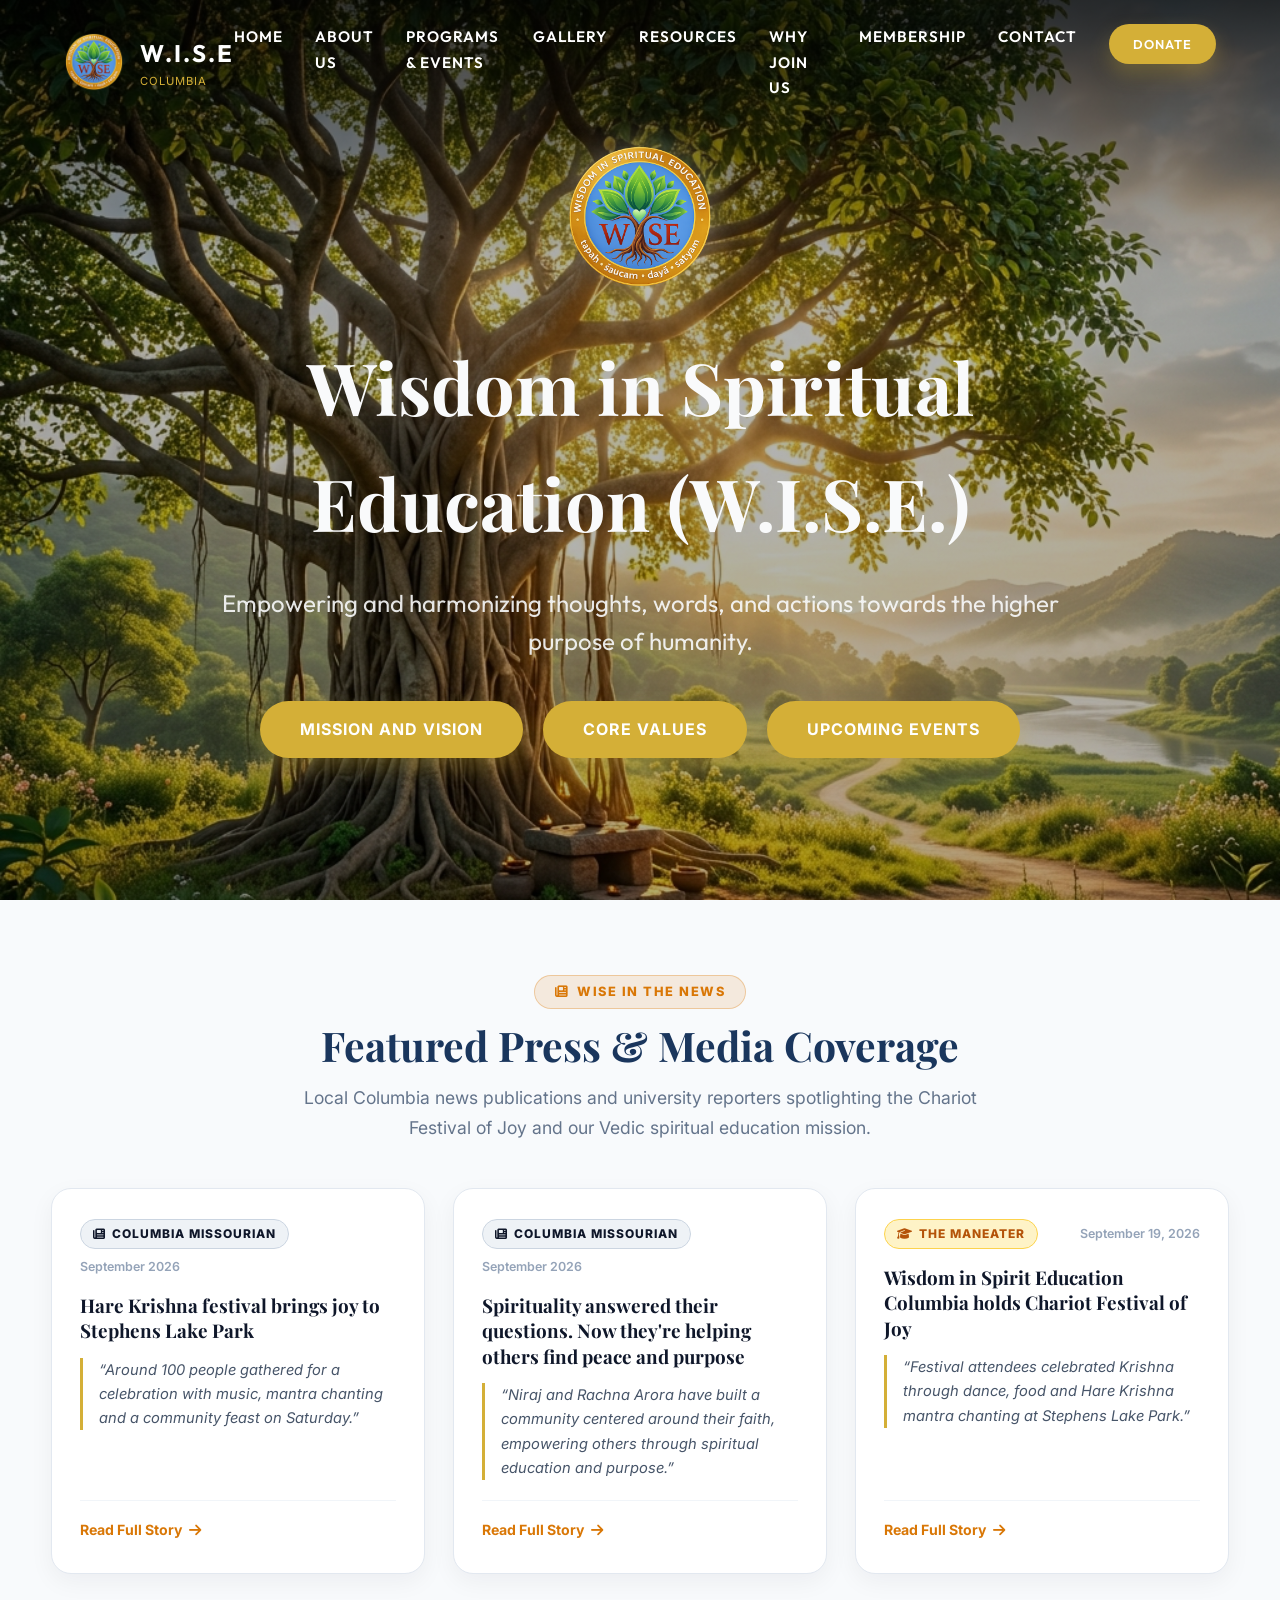
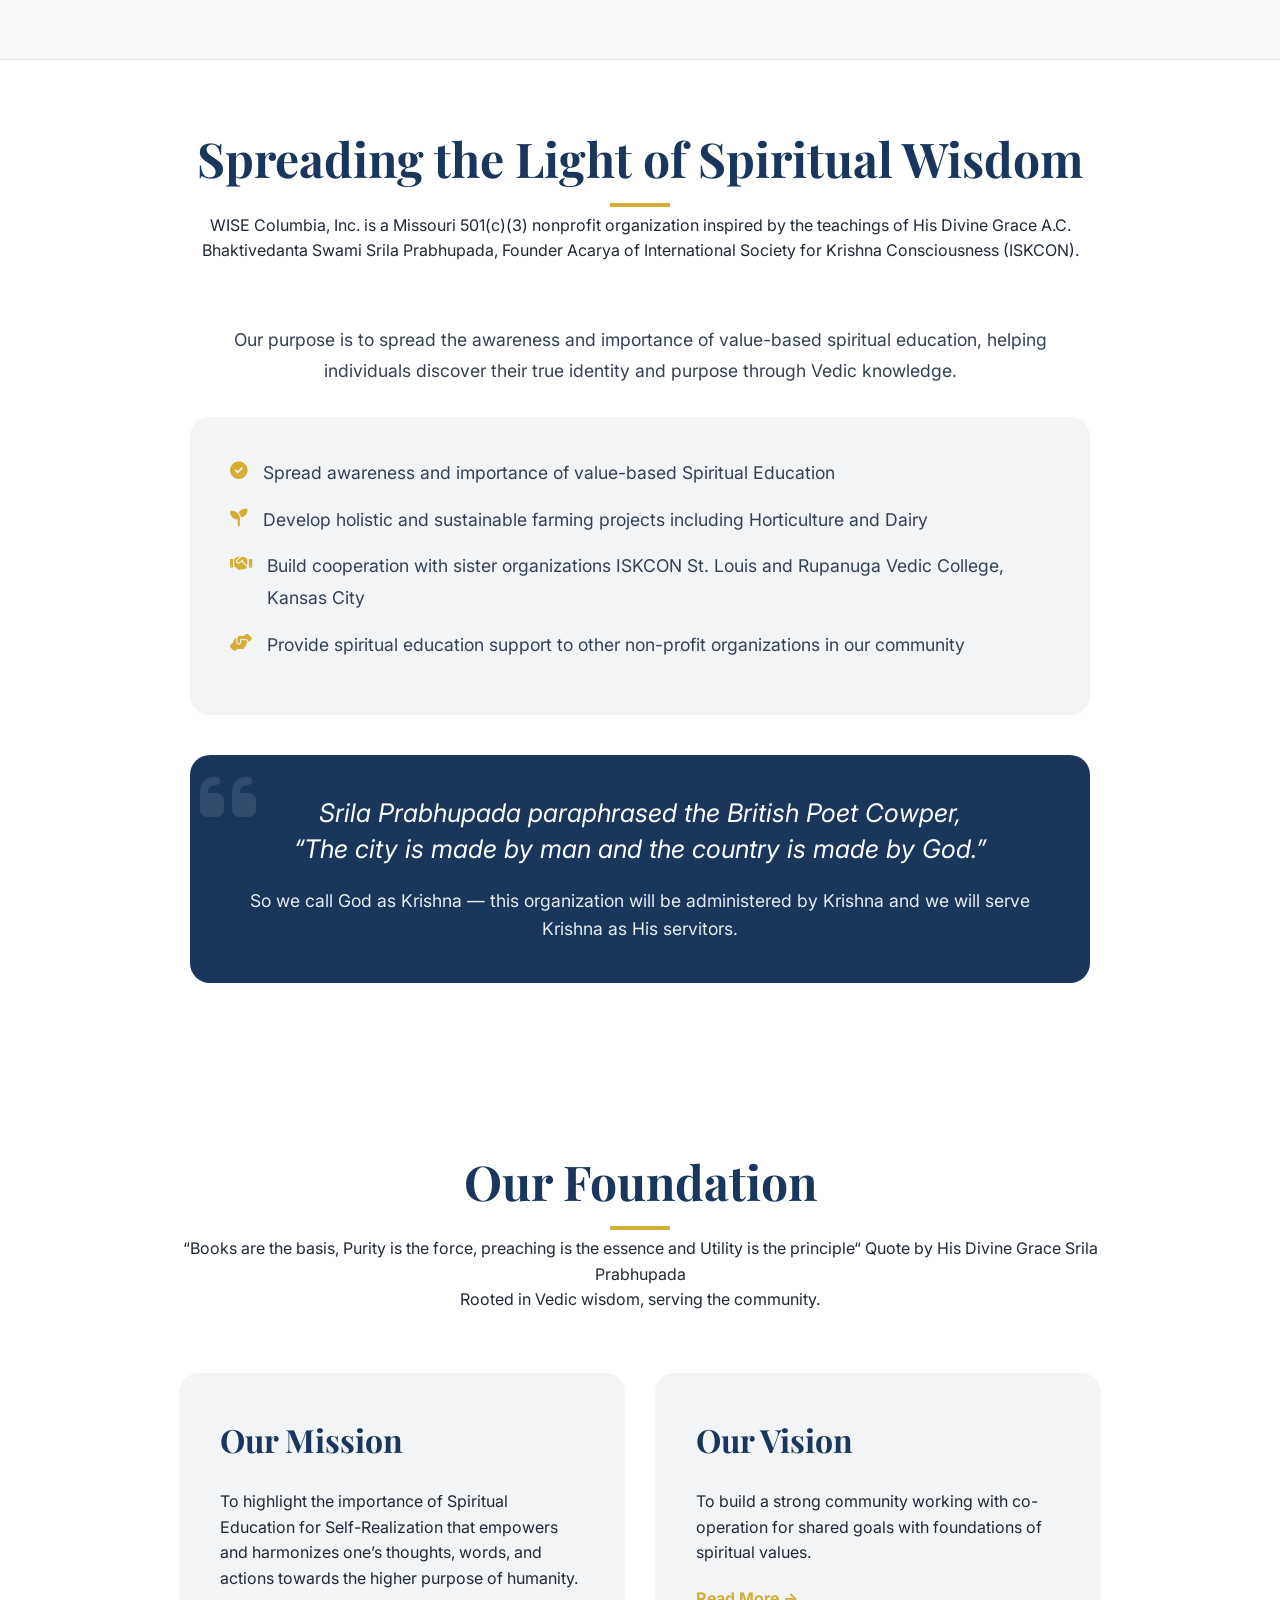
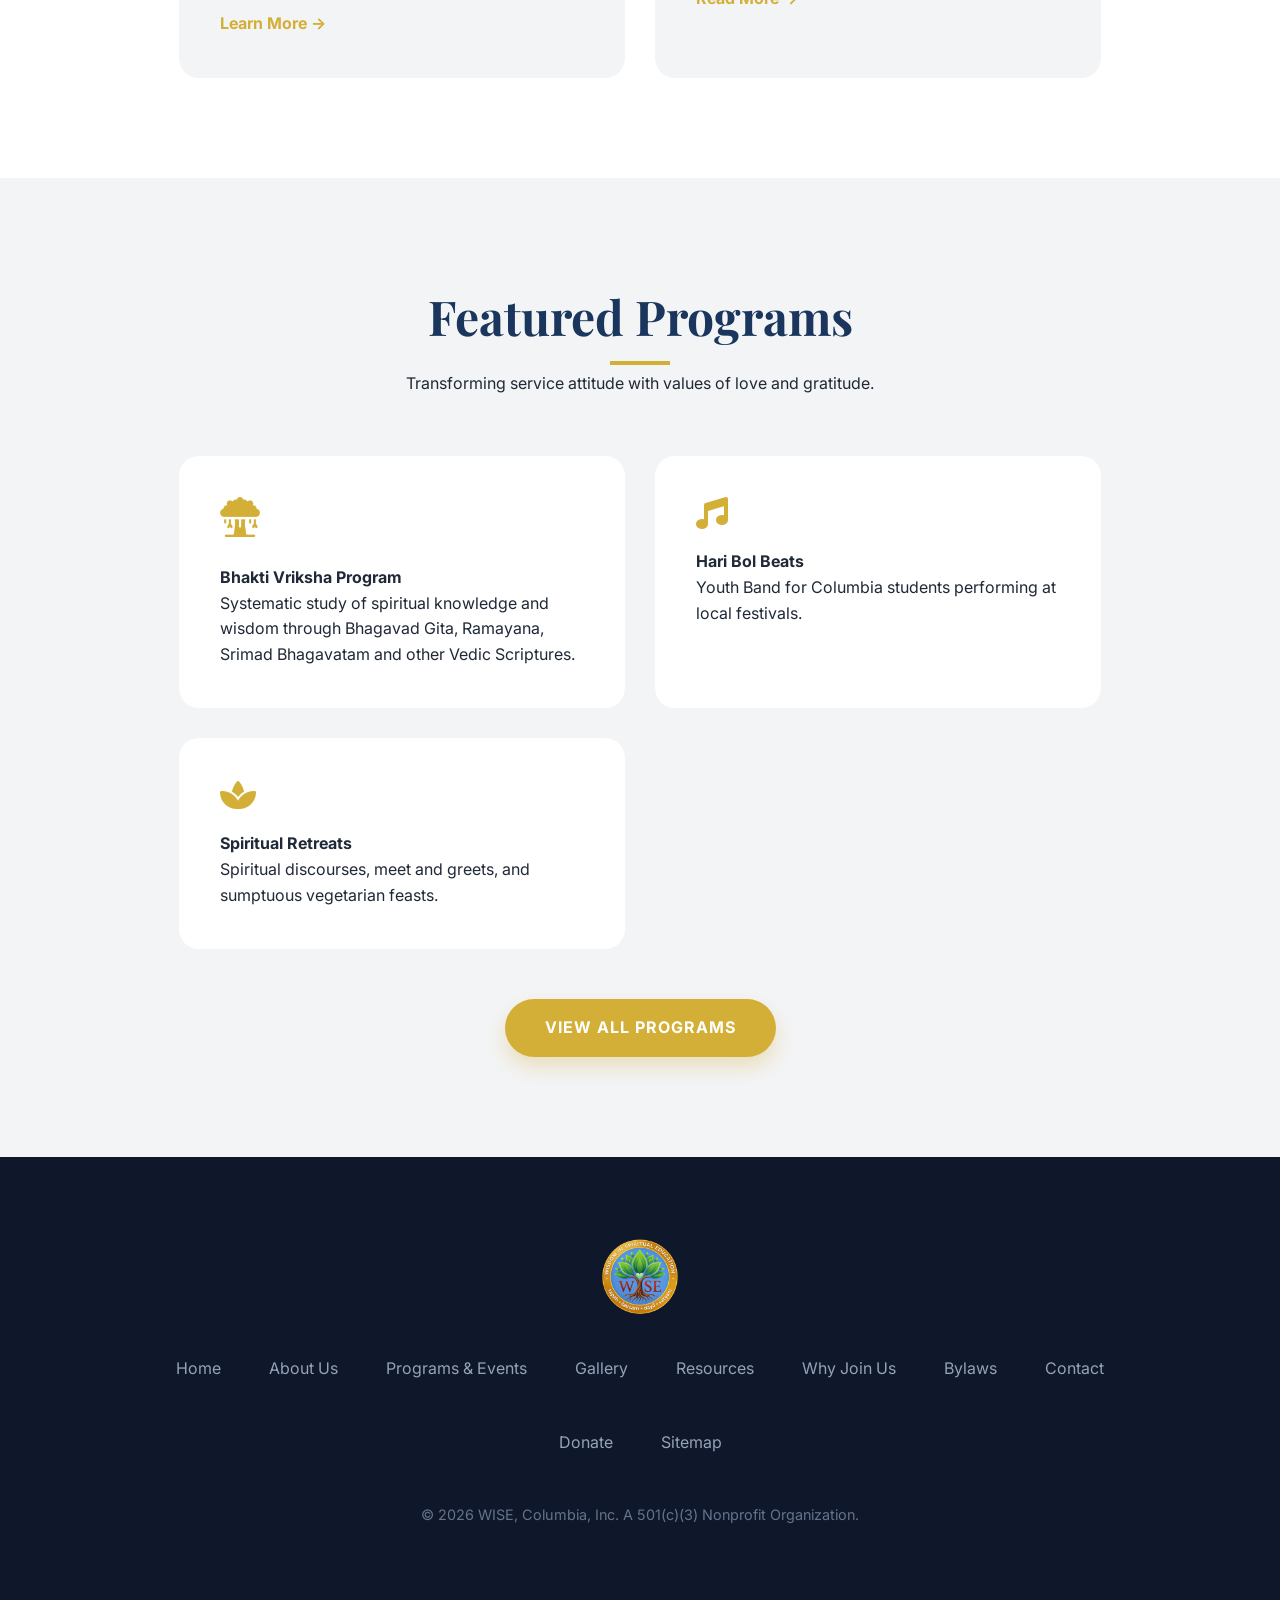
<file: index.html>
<!DOCTYPE html>
<html lang="en">

<head>
    <!-- Google tag (gtag.js) - Google Analytics 4 -->
    <script async src="https://www.googletagmanager.com/gtag/js?id=G-Z7D8WMM2XR"></script>
    <script>
      window.dataLayer = window.dataLayer || [];
      function gtag(){dataLayer.push(arguments);}
      gtag('js', new Date());
      gtag('config', 'G-Z7D8WMM2XR');
    </script>
    <meta charset="UTF-8">
    <meta name="viewport" content="width=device-width, initial-scale=1.0">
    <title>WISE | Wisdom in Spiritual Education (W.I.S.E.)</title>
    <meta name="description"
        content="WISE Columbia - Wisdom in Spiritual Education (W.I.S.E.). Empowering thoughts, words, and actions through Vedic spiritual knowledge.">
    <link rel="stylesheet" href="assets/css/style.css">
    <link rel="icon" type="image/png" href="assets/images/logo.png">
    <link rel="stylesheet" href="https://cdnjs.cloudflare.com/ajax/libs/font-awesome/6.4.0/css/all.min.css"
        integrity="sha512-iecdLmaskl7CVkqkXNQ/ZH/XLlvWZOJyj7Yy7tcenmpD1ypASozpmT/E0iPtmFIB46ZmdtAc9eNBvH0H/ZpiBw=="
        crossorigin="anonymous" referrerpolicy="no-referrer">
</head>

<body>

    <!-- Navigation -->
    <nav id="navbar">
        <div class="logo-container">
            <a href="index.html" style="display: flex; align-items: center; text-decoration: none; gap: 1rem;">
                <img src="assets/images/logo.png" alt="WISE Logo">
                <div class="logo-text">
                    <span class="font-outfit logo-text-main">W.I.S.E</span>
                    <p class="logo-text-sub">Columbia</p>
                </div>
            </a>
        </div>
        <ul class="nav-links">
            <li><a href="index.html" class="active">Home</a></li>
            <li><a href="about-us.html">About Us</a></li>
            <li><a href="programs.html">Programs & Events</a></li>
            <li><a href="gallery.html">Gallery</a></li>
            <li><a href="resources.html">Resources</a></li>
            <li><a href="join-us.html">Why Join Us</a></li>
            <li><a href="membership.html">Membership</a></li>
            <li><a href="contact.html">Contact</a></li>
            <li><a href="donate.html" class="btn-primary" style="padding: 0.6rem 1.5rem; font-size: 0.8rem;">Donate</a>
            </li>
        </ul>
        <div class="mobile-toggle">
            <i class="fas fa-bars"></i>
        </div>
    </nav>
    <div class="mobile-overlay"></div>

    <!-- Hero Section -->
    <section class="hero">
        <div class="hero-content">
            <img src="assets/images/logo.png" alt="WISE Logo"
                style="width: 150px; margin-bottom: 30px; filter: drop-shadow(0 0 20px rgba(255,255,255,0.3));">
            <h1 class="font-heading">Wisdom in Spiritual Education (W.I.S.E.)</h1>
            <p>Empowering and harmonizing thoughts, words, and actions towards the higher purpose of humanity.</p>
            <div class="hero-btns">
                <a href="mission.html" class="btn-primary">Mission and Vision</a>
                <a href="mission.html#core-values" class="btn-primary">Core Values</a>
                <a href="programs.html#upcoming-events" class="btn-primary">Upcoming Events</a>
            </div>
        </div>
    </section>



    <!-- WISE in the News: Standalone Press Section -->
        <section id="wise-press-section" style="background:#F8FAFC;padding:75px 4% 85px 4%;position:relative;border-bottom:1px solid #E2E8F0;">
            <div class="press-sec-container">
                <!-- Section Header -->
                <div class="press-sec-header">
                    <div style="margin-bottom:12px;">
                        <span style="display:inline-flex;align-items:center;gap:8px;background:rgba(217,119,6,0.12);border:1px solid rgba(217,119,6,0.3);color:#D97706;padding:6px 20px;border-radius:50px;font-size:0.8rem;font-weight:800;letter-spacing:1.5px;text-transform:uppercase;">
                            <i class="fas fa-newspaper"></i> WISE in the News
                        </span>
                    </div>
                    <h2 class="font-heading" style="color:var(--secondary);font-size:clamp(2rem,3.2vw,2.9rem);margin-bottom:12px;line-height:1.2;">Featured Press &amp; Media Coverage</h2>
                    <p style="color:#64748B;font-size:1.1rem;line-height:1.7;margin:0 auto;max-width:720px;">
                        Local Columbia news publications and university reporters spotlighting the Chariot Festival of Joy and our Vedic spiritual education mission.
                    </p>
                </div>

                <!-- 3-Column Editorial Grid -->
                <div class="press-standalone-grid">
                    <!-- Article Card 1 -->
                    <article class="press-standalone-card">
                        <div>
                            <div class="press-standalone-top">
                                <span class="cfoj-press-tag missourian-tag-light">
                                    <i class="fas fa-newspaper"></i> Columbia Missourian
                                </span>
                                <span class="press-standalone-date">September 2026</span>
                            </div>
                            <h3 class="press-standalone-title">
                                <a href="https://www.columbiamissourian.com/news/local/hare-krishna-festival-brings-joy-to-stephens-lake-park/article_e34a7d33-f8fd-4b86-8322-88757ebf60e6.html" target="_blank" rel="noopener noreferrer">
                                    Hare Krishna festival brings joy to Stephens Lake Park
                                </a>
                            </h3>
                            <blockquote class="press-standalone-quote">
                                &ldquo;Around 100 people gathered for a celebration with music, mantra chanting and a community feast on Saturday.&rdquo;
                            </blockquote>
                        </div>
                        <div class="press-standalone-footer">
                            <a href="https://www.columbiamissourian.com/news/local/hare-krishna-festival-brings-joy-to-stephens-lake-park/article_e34a7d33-f8fd-4b86-8322-88757ebf60e6.html" target="_blank" rel="noopener noreferrer" class="press-standalone-btn">
                                <span>Read Full Story</span> <i class="fas fa-arrow-right"></i>
                            </a>
                        </div>
                    </article>

                    <!-- Article Card 2 -->
                    <article class="press-standalone-card">
                        <div>
                            <div class="press-standalone-top">
                                <span class="cfoj-press-tag missourian-tag-light">
                                    <i class="fas fa-newspaper"></i> Columbia Missourian
                                </span>
                                <span class="press-standalone-date">September 2026</span>
                            </div>
                            <h3 class="press-standalone-title">
                                <a href="https://www.columbiamissourian.com/news/local/spirituality-answered-their-questions-now-theyre-helping-others-find-peace-and-purpose/article_1ec4e363-ea26-4338-bef3-90b598fc51d8.html" target="_blank" rel="noopener noreferrer">
                                    Spirituality answered their questions. Now they're helping others find peace and purpose
                                </a>
                            </h3>
                            <blockquote class="press-standalone-quote">
                                &ldquo;Niraj and Rachna Arora have built a community centered around their faith, empowering others through spiritual education and purpose.&rdquo;
                            </blockquote>
                        </div>
                        <div class="press-standalone-footer">
                            <a href="https://www.columbiamissourian.com/news/local/spirituality-answered-their-questions-now-theyre-helping-others-find-peace-and-purpose/article_1ec4e363-ea26-4338-bef3-90b598fc51d8.html" target="_blank" rel="noopener noreferrer" class="press-standalone-btn">
                                <span>Read Full Story</span> <i class="fas fa-arrow-right"></i>
                            </a>
                        </div>
                    </article>

                    <!-- Article Card 3 -->
                    <article class="press-standalone-card">
                        <div>
                            <div class="press-standalone-top">
                                <span class="cfoj-press-tag maneater-tag-light">
                                    <i class="fas fa-graduation-cap"></i> The Maneater
                                </span>
                                <span class="press-standalone-date">September 19, 2026</span>
                            </div>
                            <h3 class="press-standalone-title">
                                <a href="https://themaneater.com/136648/news/wisdom-in-spirit-education-columbia-holds-chariot-festival-of-joy/" target="_blank" rel="noopener noreferrer">
                                    Wisdom in Spirit Education Columbia holds Chariot Festival of Joy
                                </a>
                            </h3>
                            <blockquote class="press-standalone-quote">
                                &ldquo;Festival attendees celebrated Krishna through dance, food and Hare Krishna mantra chanting at Stephens Lake Park.&rdquo;
                            </blockquote>
                        </div>
                        <div class="press-standalone-footer">
                            <a href="https://themaneater.com/136648/news/wisdom-in-spirit-education-columbia-holds-chariot-festival-of-joy/" target="_blank" rel="noopener noreferrer" class="press-standalone-btn">
                                <span>Read Full Story</span> <i class="fas fa-arrow-right"></i>
                            </a>
                        </div>
                    </article>
                </div>


            </div>
        </section>

    <style>
        /* Layout Grid & Spacing */
        #cfoj-spotlight {
            padding: 50px 4% 60px 4% !important;
        }
        .cfoj-main-grid {
            display: grid;
            grid-template-columns: 1fr 1.25fr;
            grid-template-rows: auto 1fr;
            grid-template-areas:
                "photo header"
                "photo body";
            align-items: start;
            max-width: 1320px;
            margin: 0 auto;
            gap: 0 28px;
        }
        .cfoj-header-block {
            grid-area: header;
            padding: 10px 24px 0 24px;
        }
        .cfoj-photo-col {
            grid-area: photo;
            padding: 10px 16px;
            display: flex;
            flex-direction: column;
            align-items: center;
            justify-content: flex-start;
            align-self: stretch;
        }
        .cfoj-photo-card {
            position: relative;
            width: 100%;
            max-width: 460px;
            border-radius: 20px;
            overflow: hidden;
            box-shadow: 0 16px 40px rgba(0, 0, 0, 0.4);
            border: 1px solid rgba(255, 255, 255, 0.1);
            background: #0B1322;
        }
        .cfoj-main-img {
            width: 100%;
            height: auto;
            max-height: 85vh;
            object-fit: contain;
            display: block;
            margin: 0 auto;
        }
        .cfoj-date-badge {
            position: absolute;
            top: 20px;
            left: 20px;
            background: var(--secondary);
            color: white;
            border-radius: 14px;
            padding: 12px 16px;
            text-align: center;
            box-shadow: 0 8px 24px rgba(26, 54, 93, 0.6);
            line-height: 1;
            z-index: 2;
        }
        .cfoj-recap-card {
            background: rgba(18, 32, 58, 0.75);
            border: 1px solid rgba(255, 255, 255, 0.1);
            border-radius: 16px;
            padding: 18px 20px;
            margin-top: 16px;
            width: 100%;
            max-width: 460px;
            backdrop-filter: blur(8px);
            box-shadow: 0 8px 24px rgba(0, 0, 0, 0.2);
        }
        .cfoj-archive-btn {
            display: inline-flex;
            align-items: center;
            gap: 6px;
            background: rgba(255, 255, 255, 0.08);
            border: 1px solid rgba(255, 255, 255, 0.18);
            color: rgba(255, 255, 255, 0.85);
            padding: 7px 14px;
            border-radius: 20px;
            font-size: 0.78rem;
            font-weight: 600;
            text-decoration: none;
            transition: background 0.2s, color 0.2s, border-color 0.2s;
        }
        .cfoj-archive-btn:hover {
            background: rgba(212, 175, 55, 0.2);
            color: #E5A93C;
            border-color: rgba(212, 175, 55, 0.4);
        }
        .cfoj-map-link {
            color: #FFFFFF;
            text-decoration: none;
            display: inline-flex;
            align-items: center;
            gap: 6px;
            flex-wrap: wrap;
            transition: color 0.2s ease;
        }
        .cfoj-map-link:hover {
            color: #E5A93C;
            text-decoration: underline;
        }
        .cfoj-body-col {
            grid-area: body;
            padding: 16px 24px 10px 24px;
        }

        /* Press Article Cards */
        .cfoj-press-grid {
            display: flex;
            flex-direction: column;
            gap: 16px;
        }
        .cfoj-article-card {
            background: rgba(18, 32, 58, 0.75);
            border: 1px solid rgba(255, 255, 255, 0.1);
            border-radius: 16px;
            padding: 20px 24px;
            transition: transform 0.25s ease, box-shadow 0.25s ease, border-color 0.25s ease;
            box-shadow: 0 8px 24px rgba(0, 0, 0, 0.2);
            backdrop-filter: blur(8px);
        }
        .cfoj-article-card:hover {
            transform: translateY(-3px);
            border-color: rgba(212, 175, 55, 0.45);
            box-shadow: 0 12px 32px rgba(0, 0, 0, 0.35);
        }
        .cfoj-card-top {
            display: flex;
            justify-content: space-between;
            align-items: center;
            margin-bottom: 10px;
            flex-wrap: wrap;
            gap: 8px;
        }
        .cfoj-press-tag {
            display: inline-flex;
            align-items: center;
            gap: 6px;
            font-size: 0.75rem;
            font-weight: 800;
            letter-spacing: 1px;
            text-transform: uppercase;
            padding: 4px 12px;
            border-radius: 20px;
        }
        .missourian-tag {
            background: rgba(212, 175, 55, 0.15);
            border: 1px solid rgba(212, 175, 55, 0.4);
            color: #E5A93C;
        }
        .maneater-tag {
            background: rgba(245, 158, 11, 0.15);
            border: 1px solid rgba(245, 158, 11, 0.4);
            color: #F59E0B;
        }
        .cfoj-press-date {
            font-size: 0.75rem;
            color: rgba(255, 255, 255, 0.5);
            font-weight: 500;
        }
        .cfoj-article-title {
            margin: 0 0 8px 0;
            font-size: 1.12rem;
            font-weight: 700;
            line-height: 1.35;
        }
        .cfoj-article-title a {
            color: #FFFFFF;
            text-decoration: none;
            transition: color 0.2s ease;
        }
        .cfoj-article-title a:hover {
            color: #E5A93C;
        }
        .cfoj-article-quote {
            color: rgba(255, 255, 255, 0.75);
            font-size: 0.88rem;
            line-height: 1.6;
            margin: 0 0 12px 0;
            font-style: italic;
        }
        .cfoj-article-link {
            display: inline-flex;
            align-items: center;
            gap: 6px;
            color: #E5A93C;
            font-size: 0.82rem;
            font-weight: 700;
            text-decoration: none;
            transition: gap 0.2s ease, color 0.2s ease;
        }
        .cfoj-article-link:hover {
            color: #F59E0B;
            gap: 9px;
            text-decoration: underline;
        }

        /* Comparison Switcher & Preview Banners */
        .comp-toggle-btn {
            background: transparent;
            border: 1px solid transparent;
            color: rgba(255, 255, 255, 0.75);
            padding: 7px 18px;
            border-radius: 50px;
            font-size: 0.82rem;
            font-weight: 700;
            cursor: pointer;
            transition: all 0.2s ease;
            display: inline-flex;
            align-items: center;
            gap: 7px;
            font-family: inherit;
        }
        .comp-toggle-btn:hover {
            color: #ffffff;
            background: rgba(255, 255, 255, 0.14);
        }
        .comp-toggle-btn.active {
            background: linear-gradient(135deg, #D97706, #F59E0B);
            color: #ffffff;
            box-shadow: 0 4px 14px rgba(217, 119, 6, 0.4);
            border-color: transparent;
        }
        .option-preview-pill {
            text-align: center;
            padding: 12px 16px;
            font-size: 0.85rem;
            font-weight: 800;
            letter-spacing: 1.2px;
            text-transform: uppercase;
            display: flex;
            align-items: center;
            justify-content: center;
            gap: 8px;
            transition: opacity 0.2s ease;
        }
        .pill-opt1 {
            background: rgba(212, 175, 55, 0.15);
            border-top: 2px solid rgba(212, 175, 55, 0.4);
            border-bottom: 1px solid rgba(212, 175, 55, 0.25);
            color: #E5A93C;
        }
        .pill-opt2 {
            background: #111827;
            border-top: 3px solid #D97706;
            border-bottom: 1px solid rgba(255, 255, 255, 0.1);
            color: #F59E0B;
        }

        /* Option 2: Festival Highlights Stat Grid */
        .cfoj-opt2-stat-grid {
            display: grid;
            grid-template-columns: repeat(2, 1fr);
            gap: 14px;
            margin-bottom: 22px;
        }
        .cfoj-opt2-stat-box {
            background: rgba(18, 32, 58, 0.75);
            border: 1px solid rgba(255, 255, 255, 0.12);
            border-radius: 14px;
            padding: 14px 16px;
            backdrop-filter: blur(8px);
            box-shadow: 0 6px 18px rgba(0, 0, 0, 0.15);
        }
        .cfoj-opt2-stat-icon {
            color: #D4AF37;
            font-size: 1.2rem;
            margin-bottom: 6px;
        }
        .cfoj-opt2-stat-title {
            color: #FFFFFF;
            font-weight: 700;
            font-size: 0.95rem;
            line-height: 1.3;
        }
        .cfoj-opt2-stat-sub {
            color: rgba(255, 255, 255, 0.65);
            font-size: 0.78rem;
            margin-top: 2px;
        }

        /* Option 2: Standalone Press Section */
        #wise-press-section {
            background: #F8FAFC !important;
            position: relative;
        }
        .press-sec-container {
            max-width: 1260px;
            margin: 0 auto;
        }
        .press-sec-header {
            text-align: center;
            max-width: 760px;
            margin: 0 auto 46px auto;
        }
        .press-standalone-grid {
            display: grid;
            grid-template-columns: repeat(3, 1fr);
            gap: 28px;
            align-items: stretch;
        }
        .press-standalone-card {
            background: #FFFFFF;
            border: 1px solid #E2E8F0;
            border-radius: 20px;
            padding: 30px 28px;
            display: flex;
            flex-direction: column;
            justify-content: space-between;
            box-shadow: 0 8px 24px rgba(15, 23, 42, 0.05);
            transition: transform 0.25s ease, box-shadow 0.25s ease, border-color 0.25s ease;
            position: relative;
            overflow: hidden;
        }
        .press-standalone-card::before {
            content: '';
            position: absolute;
            top: 0;
            left: 0;
            right: 0;
            height: 4px;
            background: linear-gradient(90deg, #D4AF37, #D97706);
            opacity: 0;
            transition: opacity 0.25s ease;
        }
        .press-standalone-card:hover {
            transform: translateY(-6px);
            box-shadow: 0 16px 36px rgba(15, 23, 42, 0.1);
            border-color: #CBD5E1;
        }
        .press-standalone-card:hover::before {
            opacity: 1;
        }
        .press-standalone-top {
            display: flex;
            justify-content: space-between;
            align-items: center;
            margin-bottom: 16px;
            gap: 8px;
            flex-wrap: wrap;
        }
        .missourian-tag-light {
            background: #EEF2F6;
            border: 1px solid #CBD5E1;
            color: #0F172A;
            font-weight: 800;
        }
        .maneater-tag-light {
            background: #FEF3C7;
            border: 1px solid #FCD34D;
            color: #B45309;
            font-weight: 800;
        }
        .press-standalone-date {
            font-size: 0.78rem;
            color: #94A3B8;
            font-weight: 600;
        }
        .press-standalone-title {
            margin: 0 0 14px 0;
            font-size: 1.18rem;
            font-weight: 700;
            line-height: 1.35;
        }
        .press-standalone-title a {
            color: #0F172A;
            text-decoration: none;
            transition: color 0.2s ease;
        }
        .press-standalone-title a:hover {
            color: #D97706;
        }
        .press-standalone-quote {
            color: #475569;
            font-size: 0.92rem;
            line-height: 1.65;
            margin: 0 0 20px 0;
            padding-left: 16px;
            border-left: 3px solid #D4AF37;
            font-style: italic;
        }
        .press-standalone-footer {
            margin-top: auto;
            padding-top: 16px;
            border-top: 1px solid #F1F5F9;
        }
        .press-standalone-btn {
            display: inline-flex;
            align-items: center;
            gap: 7px;
            color: #D97706;
            font-weight: 700;
            font-size: 0.88rem;
            text-decoration: none;
            transition: gap 0.2s ease, color 0.2s ease;
        }
        .press-standalone-btn:hover {
            color: #B45309;
            gap: 11px;
            text-decoration: underline;
        }

        /* Mobile Layout: Header -> Photo -> Press Cards */
        @media (max-width: 900px) {
            #cfoj-spotlight,
            #cfoj-spotlight-opt2 {
                padding: 36px 4% 40px 4% !important;
            }
            .cfoj-main-grid {
                display: flex;
                flex-direction: column;
                gap: 0;
            }
            .cfoj-header-block {
                order: 1;
                padding: 0 8px 16px 8px;
                text-align: center;
            }
            .cfoj-photo-col {
                order: 2;
                padding: 0 8px 20px 8px;
            }
            .cfoj-photo-card {
                max-width: 400px;
                margin: 0 auto;
            }
            .cfoj-main-img {
                max-height: 70vh;
            }
            .cfoj-body-col {
                order: 3;
                padding: 0 8px 10px 8px;
            }
            .cfoj-opt2-stat-grid {
                grid-template-columns: 1fr 1fr;
            }
            .press-standalone-grid {
                grid-template-columns: 1fr;
                max-width: 500px;
                margin: 0 auto;
            }
        }
    </style>

    <!-- Introduction Section -->
    <section id="introduction" style="padding-top: 60px; padding-bottom: 0;">
        <div class="container">
            <div class="section-title reveal">
                <h2 class="font-heading">Spreading the Light of Spiritual Wisdom</h2>
                <p>WISE Columbia, Inc. is a Missouri 501(c)(3) nonprofit organization inspired by the teachings of His
                    Divine Grace A.C. Bhaktivedanta Swami Srila Prabhupada, Founder Acarya of International Society for
                    Krishna
                    Consciousness (ISKCON).</p>
            </div>

            <div class="reveal"
                style="max-width: 900px; margin: 0 auto; line-height: 1.8; font-size: 1.1rem; color: #334155;">
                <p style="margin-bottom: 30px; text-align: center;">Our purpose is to spread the awareness and
                    importance of value-based spiritual education,
                    helping individuals discover their true identity and purpose through Vedic knowledge.</p>

                <div style="background: var(--bg-muted); padding: 40px; border-radius: 20px; margin-bottom: 40px;">
                    <ul style="list-style: none;">
                        <li style="margin-bottom: 15px; display: flex; gap: 15px;">
                            <i class="fas fa-check-circle" style="color: var(--primary); margin-top: 5px;"></i>
                            <span>Spread awareness and importance of value-based Spiritual Education</span>
                        </li>
                        <li style="margin-bottom: 15px; display: flex; gap: 15px;">
                            <i class="fas fa-seedling" style="color: var(--primary); margin-top: 5px;"></i>
                            <span>Develop holistic and sustainable farming projects including Horticulture and
                                Dairy</span>
                        </li>
                        <li style="margin-bottom: 15px; display: flex; gap: 15px;">
                            <i class="fas fa-handshake" style="color: var(--primary); margin-top: 5px;"></i>
                            <span>Build cooperation with sister organizations ISKCON St. Louis and Rupanuga Vedic
                                College, Kansas City</span>
                        </li>
                        <li style="margin-bottom: 15px; display: flex; gap: 15px;">
                            <i class="fas fa-hands-helping" style="color: var(--primary); margin-top: 5px;"></i>
                            <span>Provide spiritual education support to other non-profit organizations in our
                                community</span>
                        </li>
                    </ul>
                </div>

                <div
                    style="background: var(--secondary); color: white; padding: 40px; border-radius: 20px; position: relative; overflow: hidden; margin-bottom: 60px;">
                    <i class="fas fa-quote-left"
                        style="position: absolute; top: 10px; left: 10px; font-size: 4rem; opacity: 0.1;"></i>
                    <div style="position: relative; z-index: 1; text-align: center;">
                        <p style="font-style: italic; font-size: 1.6rem; margin-bottom: 20px; line-height: 1.4;">
                            Srila Prabhupada paraphrased the British Poet Cowper,<br>
                            “The city is made by man and the country is made by God.”
                        </p>
                        <p style="font-size: 1.1rem; opacity: 0.9; line-height: 1.6;">
                            So we call God as Krishna — this organization will be administered by Krishna and we will
                            serve Krishna as His servitors.
                        </p>
                    </div>
                </div>
            </div>
        </div>
    </section>

    <!-- Brief About -->
    <section id="about">
        <div class="container">
            <div class="section-title reveal">
                <h2>Our Foundation</h2>
                <p>“Books are the basis, Purity is the force, preaching is the essence and Utility is the principle“
                    Quote by His Divine Grace Srila Prabhupada </p>
                <p>Rooted in Vedic wisdom, serving the community.</p>
            </div>
            <div class="vision-grid">
                <div class="card reveal">
                    <h3>Our Mission</h3>
                    <p>To highlight the importance of Spiritual Education for Self-Realization that empowers and
                        harmonizes one’s thoughts, words, and actions towards the higher purpose of humanity.</p>
                    <a href="mission.html"
                        style="display: inline-block; margin-top: 20px; color: var(--primary); font-weight: 700; text-decoration: none;">Learn
                        More →</a>
                </div>
                <div class="card reveal">
                    <h3>Our Vision</h3>
                    <p>To build a strong community working with co-operation for shared goals with foundations of
                        spiritual values.</p>
                    <a href="mission.html"
                        style="display: inline-block; margin-top: 20px; color: var(--primary); font-weight: 700; text-decoration: none;">Read
                        More →</a>
                </div>
            </div>
        </div>
    </section>

    <!-- Featured Programs -->
    <section id="featured-programs" style="background: var(--bg-muted);">
        <div class="container">
            <div class="section-title reveal">
                <h2>Featured Programs</h2>
                <p>Transforming service attitude with values of love and gratitude.</p>
            </div>
            <div class="vision-grid">
                <div class="card reveal" style="background: white;">
                    <img src="assets/images/banyan-tree.png" alt="Bhakti Vriksha Banyan Tree"
                        style="height: 2.5rem; width: auto; margin-bottom: 20px;">
                    <h4>Bhakti Vriksha Program</h4>
                    <p>Systematic study of spiritual knowledge and wisdom through Bhagavad Gita, Ramayana, Srimad
                        Bhagavatam and other Vedic Scriptures.</p>
                </div>
                <div class="card reveal" style="background: white;">
                    <i class="fas fa-music" style="font-size: 2rem; color: var(--primary); margin-bottom: 20px;"></i>
                    <h4>Hari Bol Beats</h4>
                    <p>Youth Band for Columbia students performing at local festivals.</p>
                </div>
                <div class="card reveal" style="background: white;">
                    <i class="fas fa-spa" style="font-size: 2rem; color: var(--primary); margin-bottom: 20px;"></i>
                    <h4>Spiritual Retreats</h4>
                    <p>Spiritual discourses, meet and greets, and sumptuous vegetarian feasts.</p>
                </div>
            </div>
            <div style="text-align: center; margin-top: 50px;">
                <a href="programs.html" class="btn-primary">View All Programs</a>
            </div>
        </div>
    </section>


    <!-- Footer -->
    <footer>
        <div class="footer-logo">
            <img src="assets/images/logo.png" alt="WISE Logo">
        </div>
        <div class="footer-links">
            <a href="index.html">Home</a>
            <a href="about-us.html">About Us</a>
            <a href="programs.html">Programs & Events</a>
            <a href="gallery.html">Gallery</a>
            <a href="resources.html">Resources</a>
            <a href="join-us.html">Why Join Us</a>
            <a href="bylaws.html">Bylaws</a>
            <a href="contact.html">Contact</a>
            <a href="donate.html">Donate</a>
            <a href="sitemap.xml">Sitemap</a>
        </div>
        <p style="color: #64748B; font-size: 0.9rem; margin-top: 2rem;">&copy; 2026 WISE, Columbia, Inc. A 501(c)(3)
            Nonprofit Organization.</p>
    </footer>

    <script src="assets/js/script.js"></script>

</body>

</html>
</file>
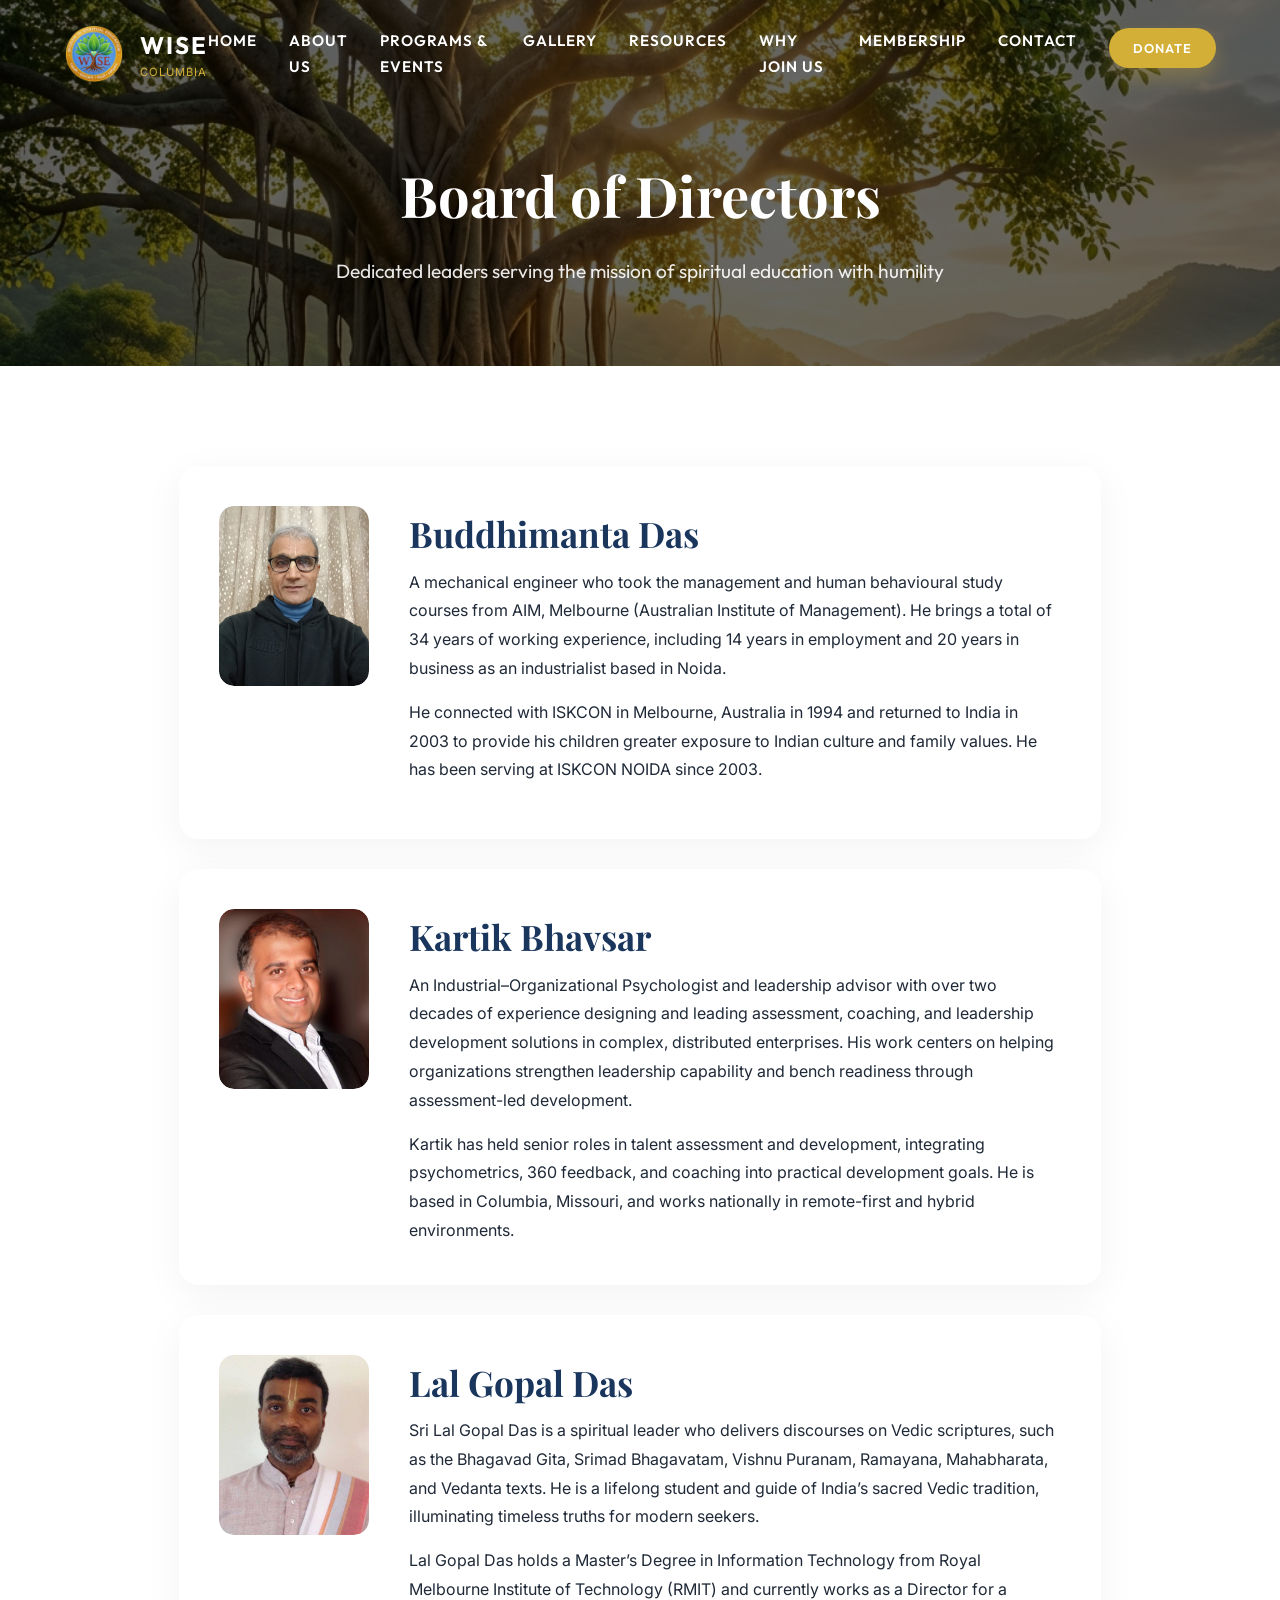
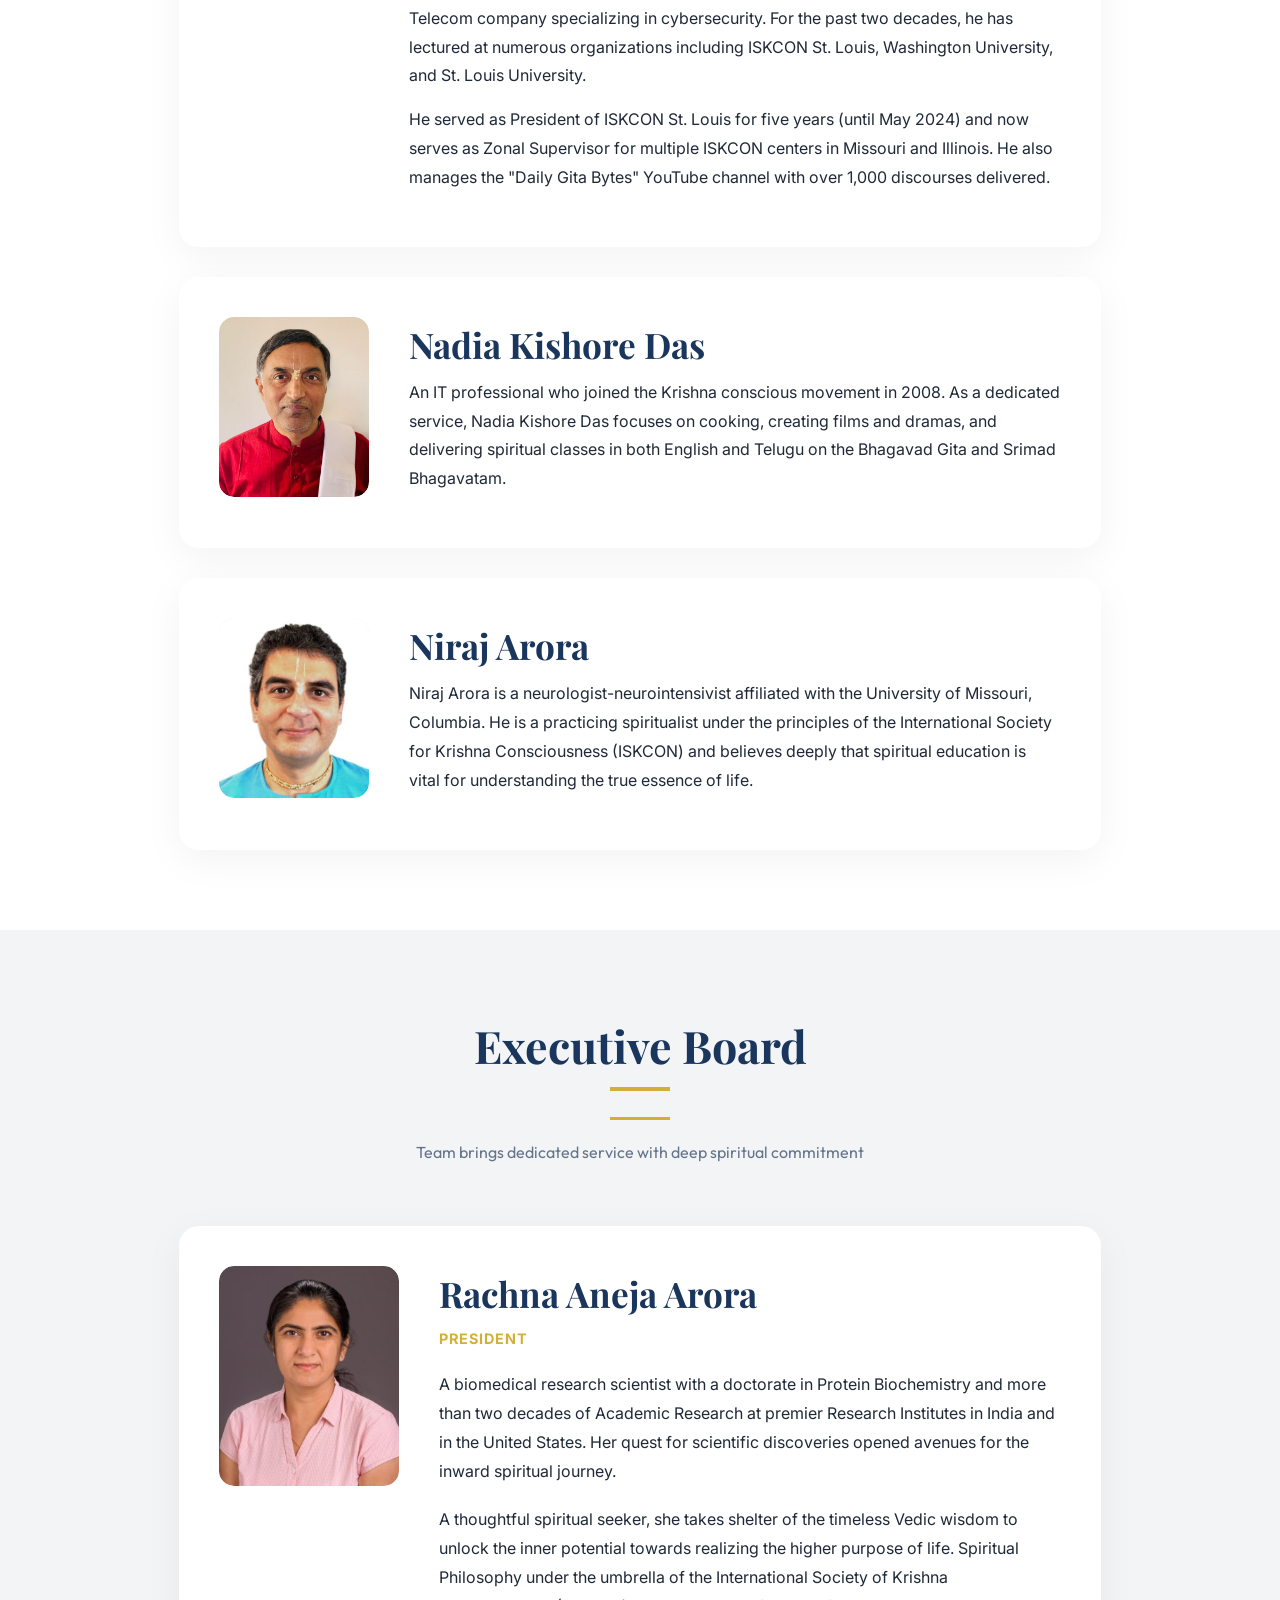
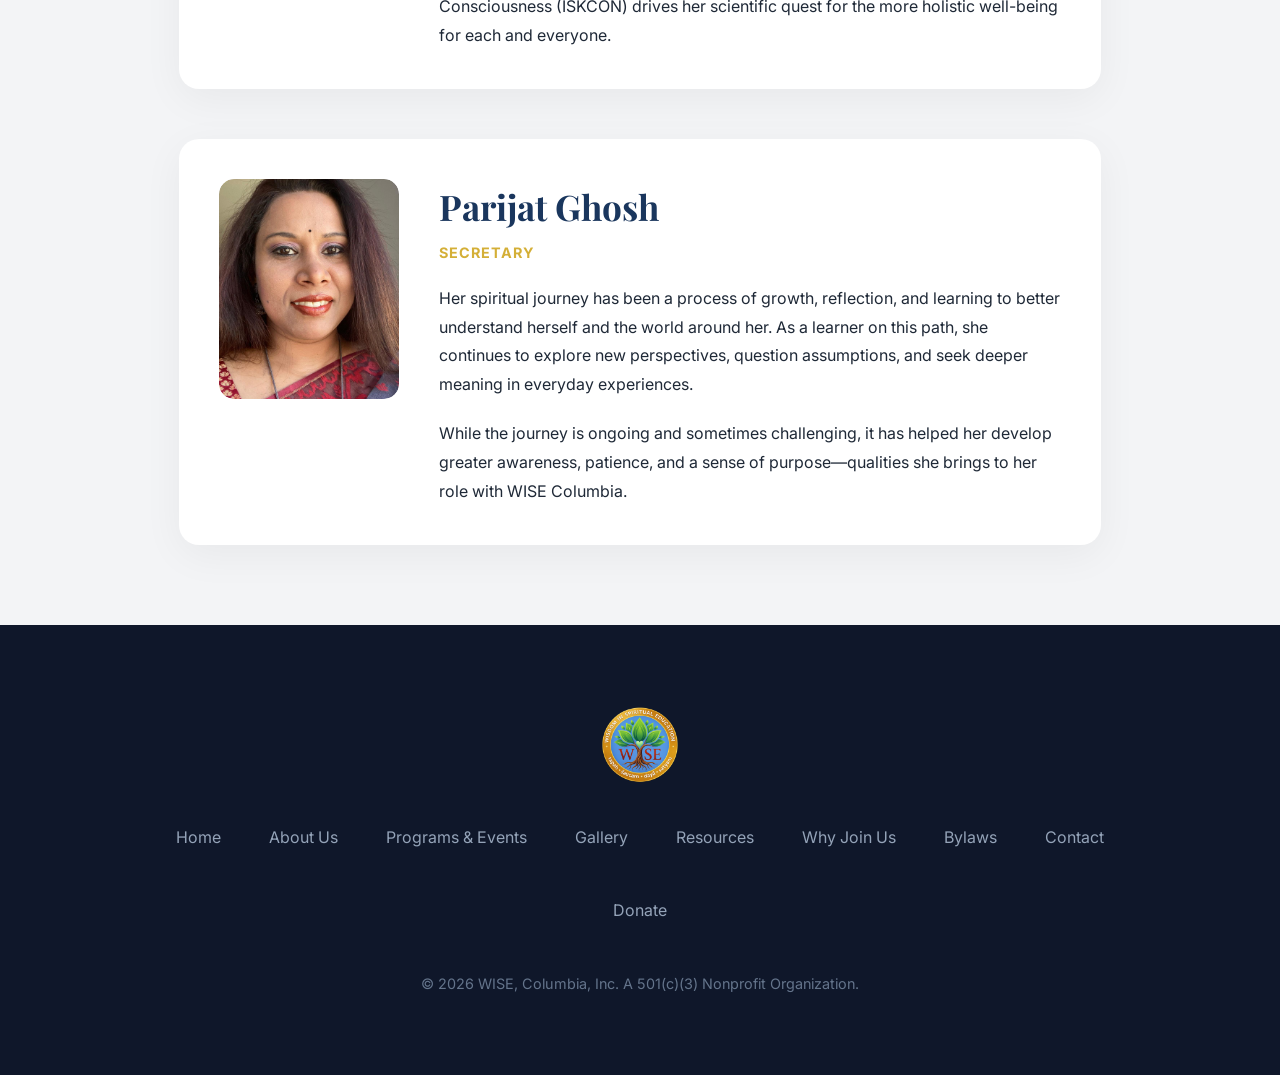
<file: about-us.html>
<!DOCTYPE html>
<html lang="en">

<head>
    <!-- Google tag (gtag.js) - Google Analytics 4 -->
    <script async src="https://www.googletagmanager.com/gtag/js?id=G-Z7D8WMM2XR"></script>
    <script>
      window.dataLayer = window.dataLayer || [];
      function gtag(){dataLayer.push(arguments);}
      gtag('js', new Date());
      gtag('config', 'G-Z7D8WMM2XR');
    </script>
    <meta charset="UTF-8">
    <meta name="viewport" content="width=device-width, initial-scale=1.0">
    <title>Board & Leadership | WISE</title>
    <meta name="description"
        content="Meet the Board of Directors and Executive Board of Wisdom in Spiritual Education (W.I.S.E.).">
    <link rel="stylesheet" href="assets/css/style.css">
    <link rel="icon" type="image/png" href="assets/images/logo.png">
    <link rel="stylesheet" href="https://cdnjs.cloudflare.com/ajax/libs/font-awesome/6.4.0/css/all.min.css"
        integrity="sha512-iecdLmaskl7CVkqkXNQ/ZH/XLlvWZOJyj7Yy7tcenmpD1ypASozpmT/E0iPtmFIB46ZmdtAc9eNBvH0H/ZpiBw=="
        crossorigin="anonymous" referrerpolicy="no-referrer">
    <style>
        .member-photo {
            width: 100%;
            height: 100%;
            object-fit: cover;
            border-radius: 15px;
        }

        .member-avatar {
            border-radius: 15px !important;
        }
    </style>
</head>

<body>

    <!-- Navigation -->
    <nav id="navbar" class="scrolled">
        <div class="logo-container">
            <a href="index.html" style="display: flex; align-items: center; text-decoration: none; gap: 1rem;">
                <img src="assets/images/logo.png" alt="WISE Logo">
                <div class="logo-text">
                    <span class="font-outfit logo-text-main">WISE</span>
                    <p class="logo-text-sub">Columbia</p>
                </div>
            </a>
        </div>
        <ul class="nav-links">
            <li><a href="index.html">Home</a></li>
            <li><a href="about-us.html" class="active">About Us</a></li>
            <li><a href="programs.html">Programs & Events</a></li>
            <li><a href="gallery.html">Gallery</a></li>
            <li><a href="resources.html">Resources</a></li>
            <li><a href="join-us.html">Why Join Us</a></li>
            <li><a href="membership.html">Membership</a></li>
            <li><a href="contact.html">Contact</a></li>
            <li><a href="donate.html" class="btn-primary" style="padding: 0.6rem 1.5rem; font-size: 0.8rem;">Donate</a>
            </li>
        </ul>
        <div class="mobile-toggle">
            <i class="fas fa-bars"></i>
        </div>
    </nav>
    <div class="mobile-overlay"></div>

    <!-- Header Section -->
    <section class="page-header"
        style="background: linear-gradient(rgba(0,0,0,0.6), rgba(0,0,0,0.6)), url('assets/images/hero.png'); background-size: cover; background-position: center; padding: 150px 10% 80px;">
        <div class="container" style="text-align: center; color: white;">
            <h1 class="font-heading" style="font-size: 3.5rem;">Board of Directors</h1>
            <p class="font-outfit" style="font-size: 1.2rem; opacity: 0.9; margin-top: 1rem;">Dedicated leaders
                serving the mission of spiritual education with humility</p>
        </div>
    </section>

    <!-- Board of Directors Section -->
    <section id="board" style="padding-bottom: 80px;">
        <div class="container">
            <div style="display: flex; flex-direction: column; gap: 30px;">
                <!-- Director 1: Buddhimanta Das -->
                <div class="reveal member-card-layout"
                    style="background: white;  border-radius: 20px; box-shadow: 0 10px 40px rgba(0,0,0,0.05);">
                    <div class="member-avatar"
                        style="width: 150px; height: 180px; flex-shrink: 0; background: var(--bg-muted); overflow: hidden;">
                        <img src="assets/images/members/Buddhimanta.jpeg" alt="Buddhimanta Das" class="member-photo">
                    </div>
                    <div style="flex: 1;">
                        <h3 class="font-heading"
                            style="font-size: 2.2rem; color: var(--secondary); margin-bottom: 5px;">
                            Buddhimanta Das</h3>

                        <p style="line-height: 1.8; margin-bottom: 15px;">A mechanical engineer who took the management
                            and human behavioural study courses from AIM, Melbourne (Australian Institute of
                            Management). He brings a total of 34 years of working experience, including 14 years in
                            employment and 20 years in business as an industrialist based in Noida.</p>
                        <p style="line-height: 1.8; margin-bottom: 15px;">He connected with ISKCON in Melbourne,
                            Australia in 1994 and returned to India in 2003 to provide his children greater exposure to
                            Indian culture and family values. He has been serving at ISKCON NOIDA since 2003.</p>

                    </div>
                </div>

                <!-- Director 2: Kartik Bhavsar -->
                <div class="reveal member-card-layout"
                    style="background: white;  border-radius: 20px; box-shadow: 0 10px 40px rgba(0,0,0,0.05);">
                    <div class="member-avatar"
                        style="width: 150px; height: 180px; flex-shrink: 0; background: var(--bg-muted); overflow: hidden;">
                        <img src="assets/images/members/Kartik.png" alt="Kartik Bhavsar" class="member-photo">
                    </div>
                    <div style="flex: 1;">
                        <h3 class="font-heading"
                            style="font-size: 2.2rem; color: var(--secondary); margin-bottom: 5px;">
                            Kartik Bhavsar
                        </h3>

                        <p style="line-height: 1.8; margin-bottom: 15px;">An Industrial–Organizational Psychologist and
                            leadership advisor with over two decades of experience designing and leading assessment,
                            coaching, and leadership development solutions in complex, distributed enterprises. His work
                            centers on helping organizations strengthen leadership capability and bench readiness
                            through assessment-led development.</p>
                        <p style="line-height: 1.8;">Kartik has held senior roles in talent assessment and development,
                            integrating psychometrics, 360 feedback, and coaching into practical development goals. He
                            is based in Columbia, Missouri, and works nationally in remote-first and hybrid
                            environments.</p>
                    </div>
                </div>

                <!-- Director 3: Lal Gopal Das -->
                <div class="reveal member-card-layout"
                    style="background: white;  border-radius: 20px; box-shadow: 0 10px 40px rgba(0,0,0,0.05);">
                    <div class="member-avatar"
                        style="width: 150px; height: 180px; flex-shrink: 0; background: var(--bg-muted); overflow: hidden;">
                        <img src="assets/images/members/Lal_Gopal.png" alt="Lal Gopal Das" class="member-photo">
                    </div>
                    <div style="flex: 1;">
                        <h3 class="font-heading"
                            style="font-size: 2.2rem; color: var(--secondary); margin-bottom: 5px;">Lal
                            Gopal Das</h3>

                        <p style="line-height: 1.8; margin-bottom: 15px;">Sri Lal Gopal Das is a spiritual leader who
                            delivers discourses on Vedic scriptures, such as the Bhagavad Gita, Srimad Bhagavatam,
                            Vishnu Puranam, Ramayana, Mahabharata, and Vedanta texts. He is a lifelong student and guide
                            of India’s sacred Vedic tradition, illuminating timeless truths for modern seekers.</p>
                        <p style="line-height: 1.8; margin-bottom: 15px;">Lal Gopal Das holds a Master’s Degree in
                            Information Technology from Royal Melbourne Institute of Technology (RMIT) and currently
                            works as a Director for a Telecom company specializing in cybersecurity. For the past two
                            decades, he has lectured at numerous organizations including ISKCON St. Louis, Washington
                            University, and St. Louis University.</p>
                        <p style="line-height: 1.8; margin-bottom: 15px;">He served as President of ISKCON St. Louis for
                            five years (until May 2024) and now serves as Zonal Supervisor for multiple ISKCON centers
                            in Missouri and Illinois. He also manages the "Daily Gita Bytes" YouTube channel with over
                            1,000 discourses delivered.</p>
                    </div>
                </div>

                <!-- Director 4: Nadia Kishore Das -->
                <div class="reveal member-card-layout"
                    style="background: white;  border-radius: 20px; box-shadow: 0 10px 40px rgba(0,0,0,0.05);">
                    <div class="member-avatar"
                        style="width: 150px; height: 180px; flex-shrink: 0; background: var(--bg-muted); overflow: hidden;">
                        <img src="assets/images/members/Nadia.png" alt="Nadia Kishore Das" class="member-photo">
                    </div>
                    <div style="flex: 1;">
                        <h3 class="font-heading"
                            style="font-size: 2.2rem; color: var(--secondary); margin-bottom: 5px;">
                            Nadia Kishore Das
                        </h3>

                        <p style="line-height: 1.8; margin-bottom: 15px;">An IT professional who joined the Krishna
                            conscious movement in 2008. As a dedicated
                            service, Nadia Kishore Das focuses on cooking, creating films and dramas, and delivering
                            spiritual classes in both English and Telugu on the Bhagavad Gita and Srimad Bhagavatam.</p>
                    </div>
                </div>

                <!-- Director 5: Niraj Arora -->
                <div class="reveal member-card-layout"
                    style="background: white;  border-radius: 20px; box-shadow: 0 10px 40px rgba(0,0,0,0.05);">
                    <div class="member-avatar"
                        style="width: 150px; height: 180px; flex-shrink: 0; background: var(--bg-muted); overflow: hidden;">
                        <img src="assets/images/members/Niraj_Arora.jpg" alt="Niraj Arora" class="member-photo">
                    </div>
                    <div style="flex: 1;">
                        <h3 class="font-heading"
                            style="font-size: 2.2rem; color: var(--secondary); margin-bottom: 5px;">
                            Niraj Arora</h3>

                        <p style="line-height: 1.8; margin-bottom: 15px;">Niraj Arora is a neurologist-neurointensivist
                            affiliated with the University of Missouri, Columbia. He is a practicing spiritualist under
                            the principles of the International Society for Krishna Consciousness (ISKCON) and believes
                            deeply that spiritual education is vital for understanding the true essence of life.</p>
                    </div>
                </div>
            </div>
        </div>
    </section>

    <!-- Executive Board Section -->
    <section id="executive-board" style="background: var(--bg-muted); padding-top: 80px; padding-bottom: 80px;">
        <div class="container">
            <div class="section-title reveal" style="text-align: center; margin-bottom: 20px;">
                <h2 class="font-heading" style="font-size: 2.8rem; color: var(--secondary);">Executive Board</h2>
                <div style="width: 60px; height: 3px; background: var(--primary); margin: 20px auto;"></div>
                <p class="font-outfit" style="max-width: 800px; margin: 0 auto; color: #64748B;">Team brings dedicated
                    service with deep spiritual commitment</p>
            </div>

            <div style="display: flex; flex-direction: column; gap: 50px; margin-top: 60px;">
                <!-- Executive 1: Rachna Aneja Arora -->
                <div class="reveal member-card-layout"
                    style="background: white;  border-radius: 20px; box-shadow: 0 10px 40px rgba(0,0,0,0.05);">
                    <div class="member-avatar"
                        style="width: 180px; height: 220px; flex-shrink: 0; background: var(--bg-muted); overflow: hidden;">
                        <img src="assets/images/members/Rachna.jpg" alt="Rachna Aneja Arora" class="member-photo">
                    </div>
                    <div style="flex: 1;">
                        <h3 class="font-heading"
                            style="font-size: 2.2rem; color: var(--secondary); margin-bottom: 5px;">Rachna Aneja Arora
                        </h3>
                        <p
                            style="color: var(--primary); font-weight: 700; text-transform: uppercase; letter-spacing: 1px; font-size: 0.9rem; margin-bottom: 20px;">
                            President</p>

                        <p style="line-height: 1.8; margin-bottom: 20px;">A biomedical research scientist with a
                            doctorate in Protein Biochemistry and more than two decades of Academic Research at premier
                            Research Institutes in India and in the United States. Her quest for scientific discoveries
                            opened avenues for the inward spiritual journey.</p>
                        <p style="line-height: 1.8;">A thoughtful spiritual seeker, she takes shelter of the timeless
                            Vedic wisdom to unlock the inner potential towards realizing the higher purpose of life.
                            Spiritual Philosophy under the umbrella of the International Society of Krishna
                            Consciousness (ISKCON) drives her scientific quest for the more holistic well-being for each
                            and everyone.</p>
                    </div>
                </div>

                <!-- Executive 2: Parijat Ghosh -->
                <div class="reveal member-card-layout"
                    style="background: white;  border-radius: 20px; box-shadow: 0 10px 40px rgba(0,0,0,0.05);">
                    <div class="member-avatar"
                        style="width: 180px; height: 220px; flex-shrink: 0; background: var(--bg-muted); overflow: hidden;">
                        <img src="assets/images/members/Parijat_Ghosh.jpg" alt="Parijat Ghosh" class="member-photo">
                    </div>
                    <div style="flex: 1;">
                        <h3 class="font-heading"
                            style="font-size: 2.2rem; color: var(--secondary); margin-bottom: 5px;">Parijat Ghosh</h3>
                        <p
                            style="color: var(--primary); font-weight: 700; text-transform: uppercase; letter-spacing: 1px; font-size: 0.9rem; margin-bottom: 20px;">
                            Secretary</p>

                        <p style="line-height: 1.8; margin-bottom: 20px;">Her spiritual journey has been a process of
                            growth, reflection, and learning to better understand herself and the world around her. As a
                            learner on this path, she continues to explore new perspectives, question assumptions, and
                            seek deeper meaning in everyday experiences.</p>
                        <p style="line-height: 1.8;">While the journey is ongoing and sometimes challenging, it has
                            helped her develop greater awareness, patience, and a sense of purpose—qualities she brings
                            to her role with WISE Columbia.</p>
                    </div>
                </div>
            </div>
        </div>
    </section>

    <footer>
        <div class="footer-logo">
            <img src="assets/images/logo.png" alt="WISE Logo">
        </div>
        <div class="footer-links">
            <a href="index.html">Home</a>
            <a href="about-us.html">About Us</a>
            <a href="programs.html">Programs & Events</a>
            <a href="gallery.html">Gallery</a>
            <a href="resources.html">Resources</a>
            <a href="join-us.html">Why Join Us</a>
            <a href="bylaws.html">Bylaws</a>
            <a href="contact.html">Contact</a>
            <a href="donate.html">Donate</a>
        </div>
        <p style="color: #64748B; font-size: 0.9rem; margin-top: 2rem;">&copy; 2026 WISE, Columbia, Inc. A 501(c)(3)
            Nonprofit Organization.</p>
    </footer>

    <script src="assets/js/script.js"></script>
</body>
</file>
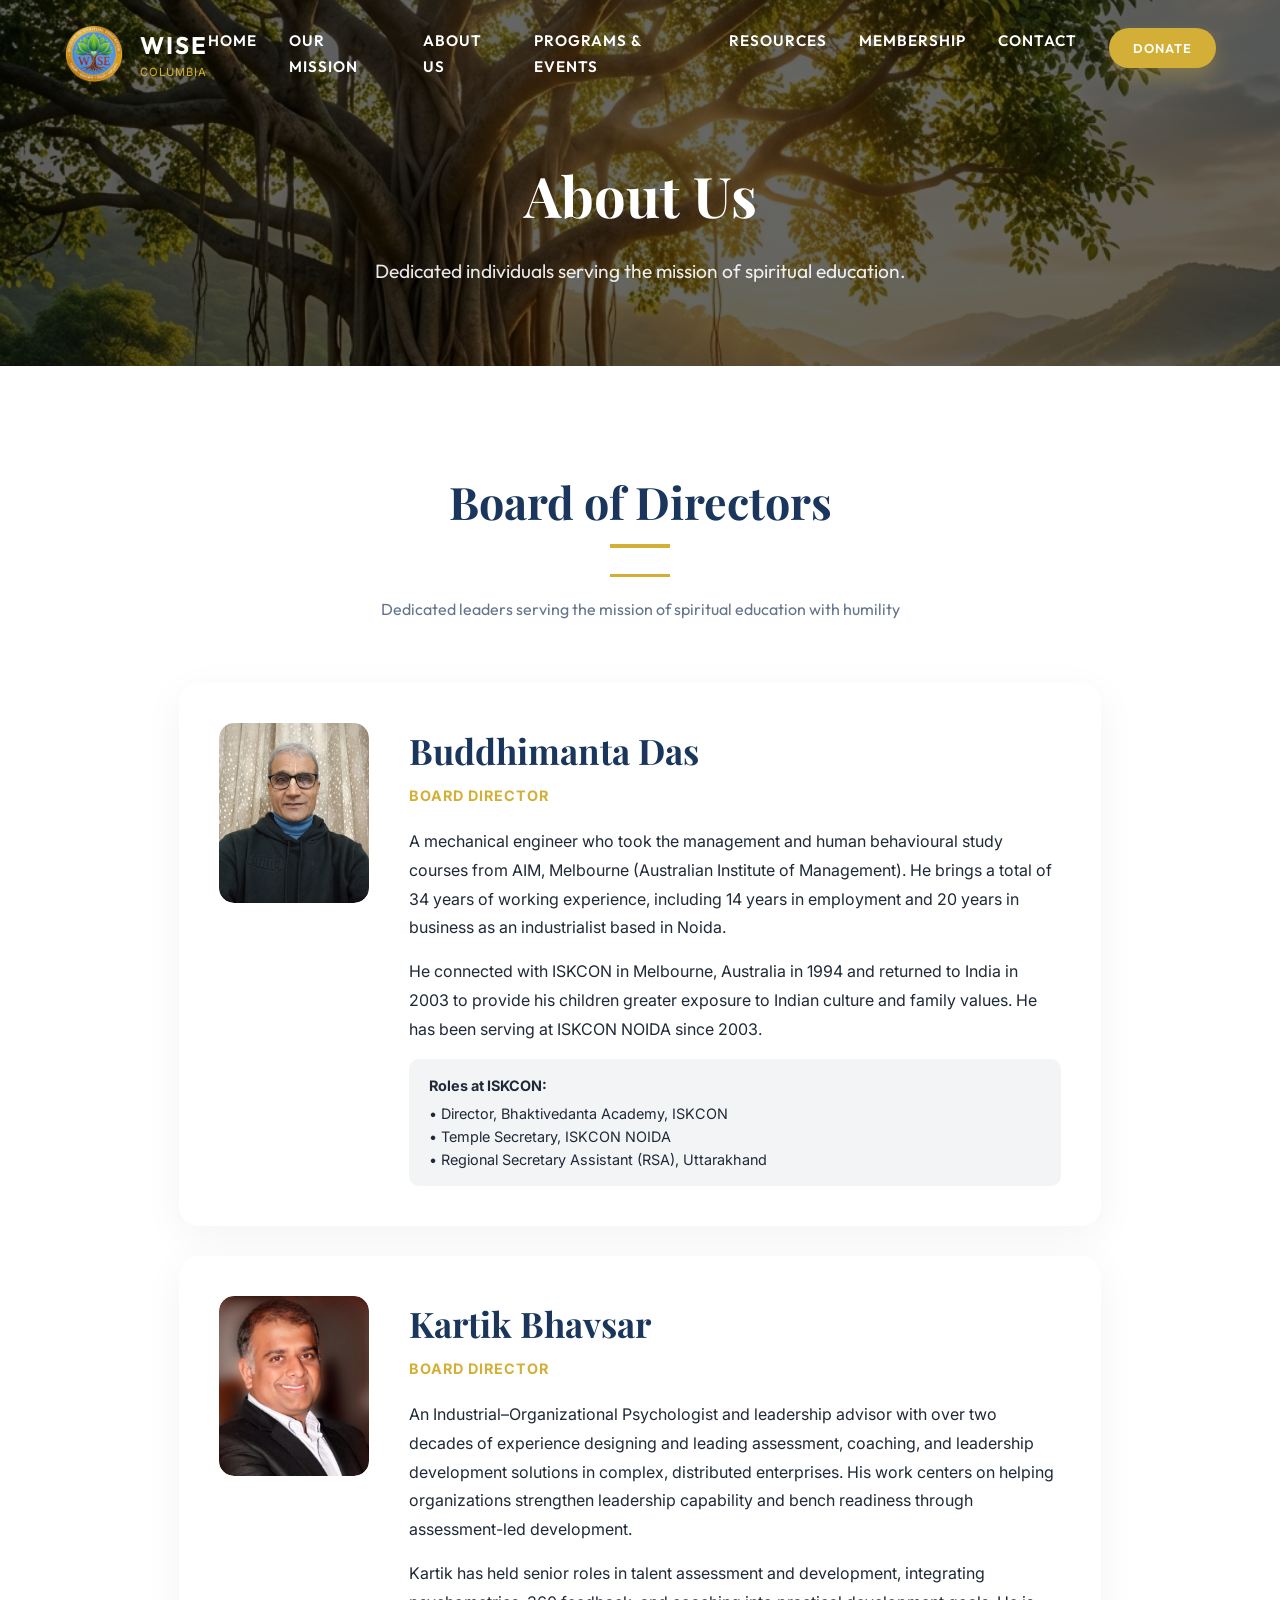
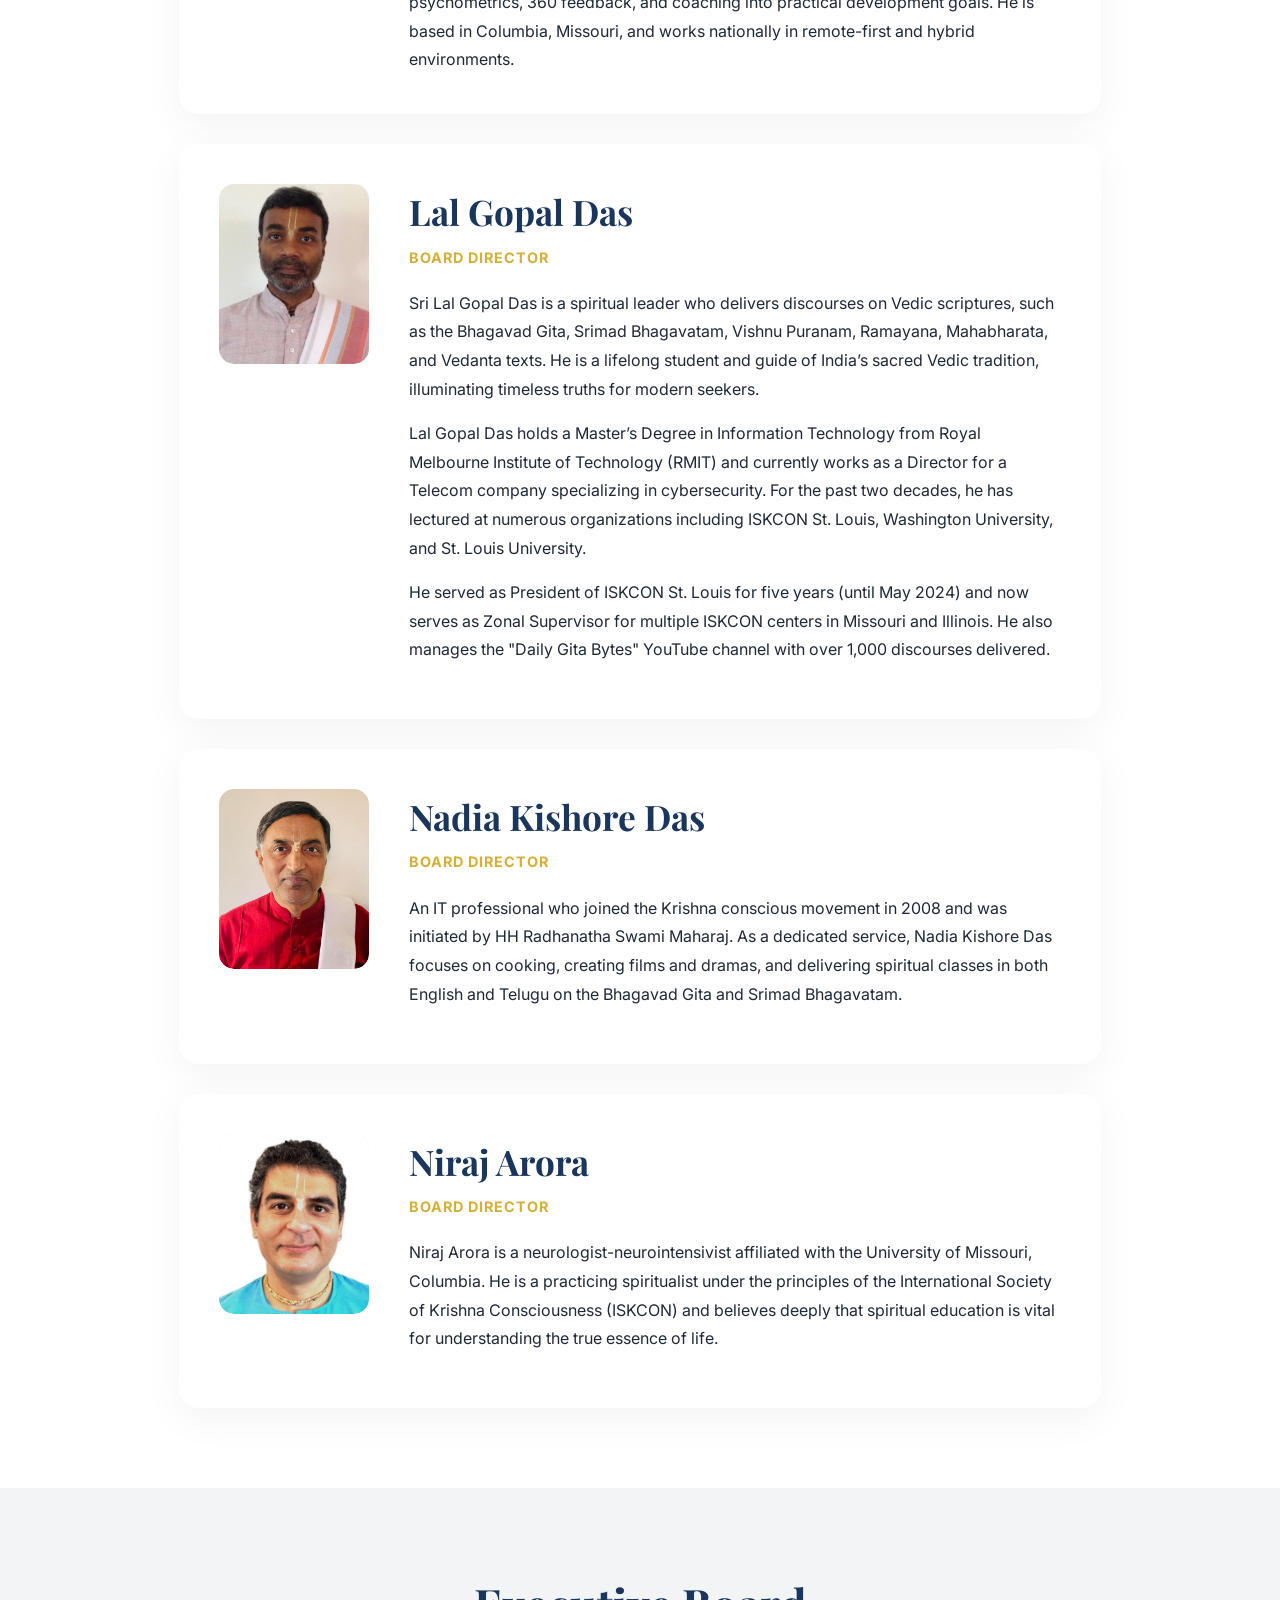
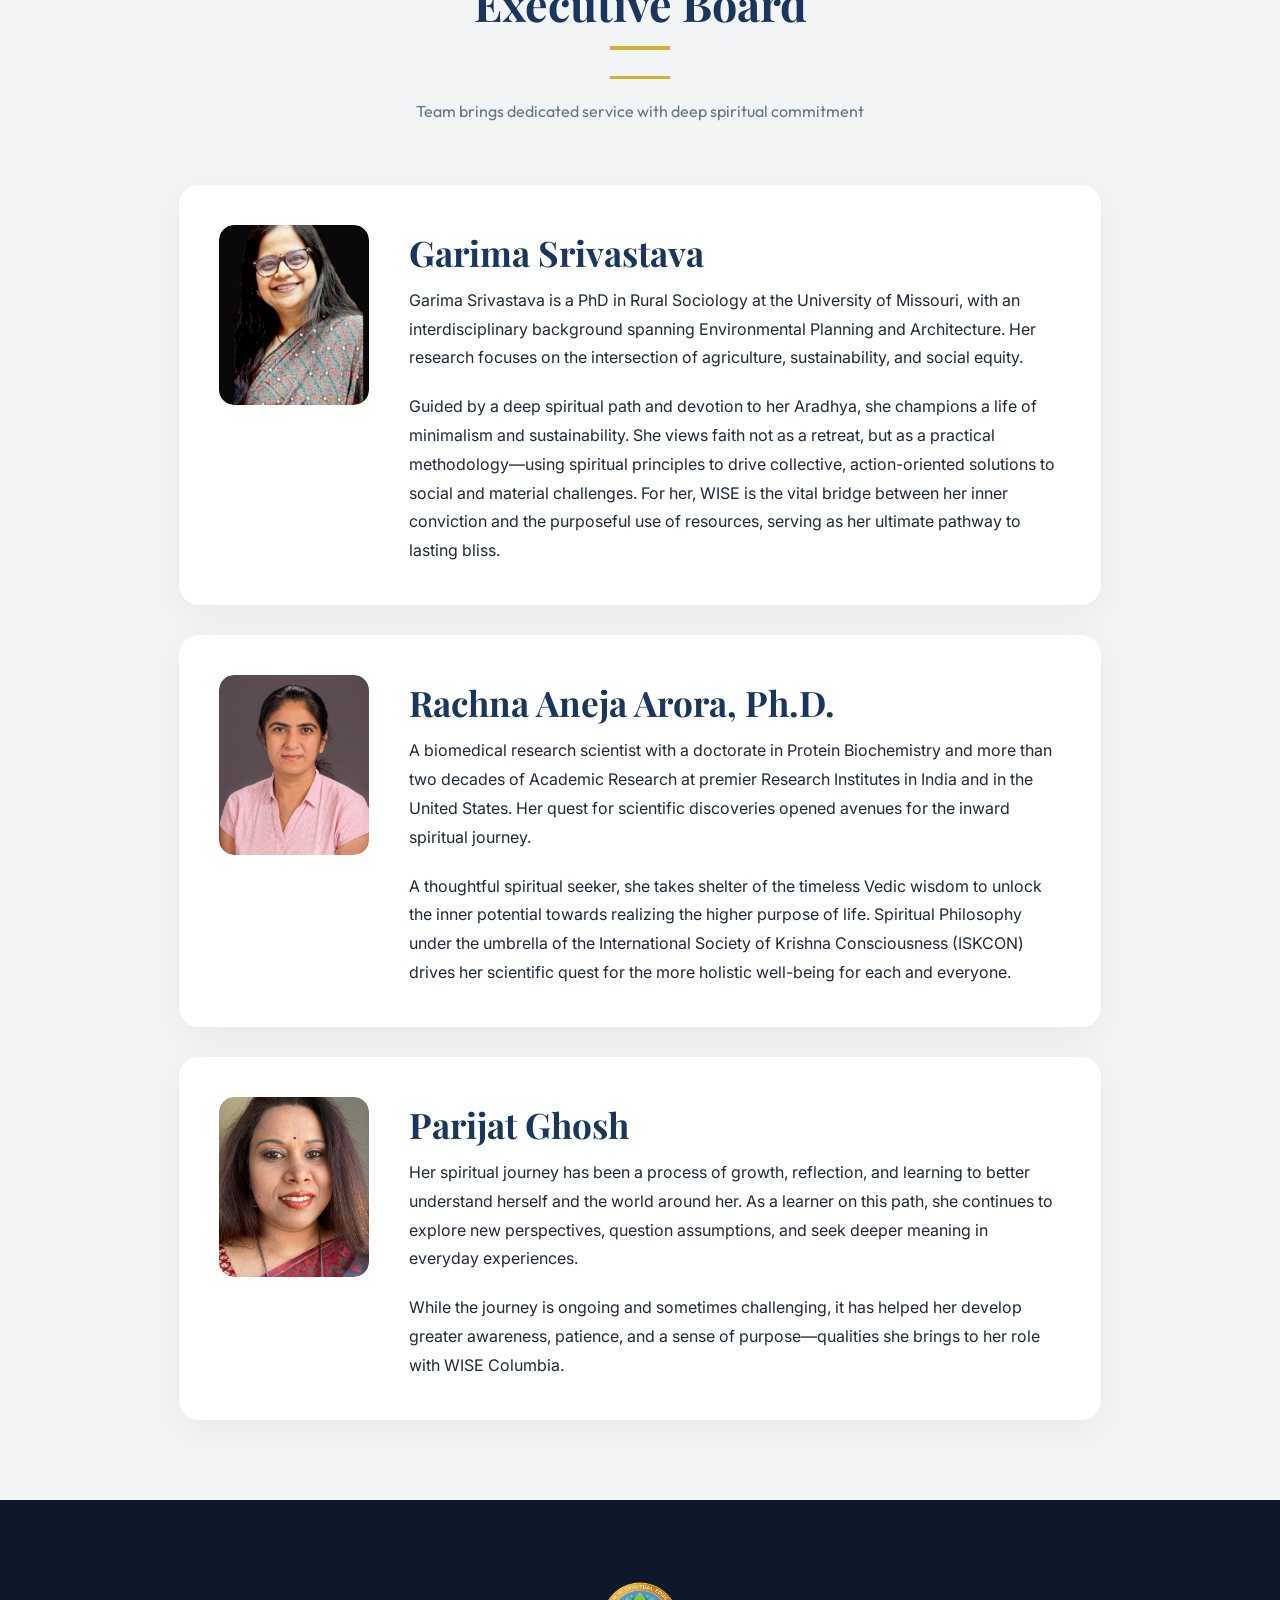
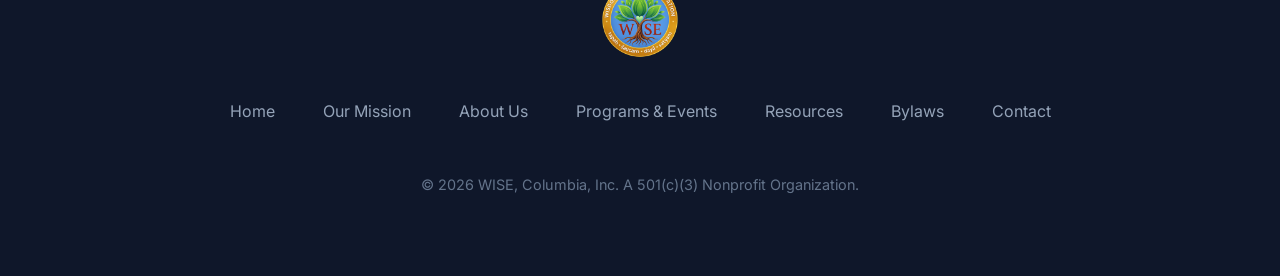
<file: about.html>
<!DOCTYPE html>
<html lang="en">

<head>
    <meta charset="UTF-8">
    <meta name="viewport" content="width=device-width, initial-scale=1.0">
    <title>Board & Leadership | WISE</title>
    <meta name="description"
        content="Meet the Board of Directors and Executive Board of Wisdom in Spiritual Education (W.I.S.E.).">
    <link rel="stylesheet" href="assets/css/style.css">
    <link rel="icon" type="image/png" href="assets/images/logo.png">
    <link rel="stylesheet" href="https://cdnjs.cloudflare.com/ajax/libs/font-awesome/6.4.0/css/all.min.css">
    <style>
        .member-photo {
            width: 100%;
            height: 100%;
            object-fit: cover;
            border-radius: 15px;
        }

        .member-avatar {
            border-radius: 15px !important;
        }
    </style>
</head>

<body>

    <!-- Navigation -->
    <nav id="navbar" class="scrolled">
        <div class="logo-container">
            <a href="index.html" style="display: flex; align-items: center; text-decoration: none; gap: 1rem;">
                <img src="assets/images/logo.png" alt="WISE Logo">
                <div class="logo-text">
                    <span class="font-outfit logo-text-main">WISE</span>
                    <p class="logo-text-sub">Columbia</p>
                </div>
            </a>
        </div>
        <ul class="nav-links">
            <li><a href="index.html">Home</a></li>
            <li><a href="mission.html">Our Mission</a></li>
            <li><a href="about.html" class="active">About Us</a></li>
            <li><a href="programs.html">Programs & Events</a></li>
            <li><a href="resources.html">Resources</a></li>
            <li><a href="membership.html">Membership</a></li>
            <li><a href="contact.html">Contact</a></li>
            <li><a href="#" class="btn-primary" style="padding: 0.6rem 1.5rem; font-size: 0.8rem;">Donate</a></li>
        </ul>
        <div class="mobile-toggle">
            <i class="fas fa-bars"></i>
        </div>
    </nav>
    <div class="mobile-overlay"></div>

    <!-- Header Section -->
    <section class="page-header"
        style="background: linear-gradient(rgba(0,0,0,0.6), rgba(0,0,0,0.6)), url('assets/images/hero.png'); background-size: cover; background-position: center; padding: 150px 10% 80px;">
        <div class="container" style="text-align: center; color: white;">
            <h1 class="font-heading" style="font-size: 3.5rem;">About Us</h1>
            <p class="font-outfit" style="font-size: 1.2rem; opacity: 0.9; margin-top: 1rem;">Dedicated individuals
                serving the mission of spiritual education.</p>
        </div>
    </section>

    <!-- Board of Directors Section -->
    <section id="board" style="padding-bottom: 80px;">
        <div class="container">
            <div class="section-title reveal" style="text-align: center; margin-bottom: 60px;">
                <h2 class="font-heading" style="font-size: 2.8rem; color: var(--secondary);">Board of Directors</h2>
                <div style="width: 60px; height: 3px; background: var(--primary); margin: 20px auto;"></div>
                <p class="font-outfit" style="max-width: 800px; margin: 0 auto; color: #64748B;">Dedicated leaders
                    serving the mission of spiritual education with humility</p>
            </div>

            <div style="display: flex; flex-direction: column; gap: 30px;">
                <!-- Director 1: Buddhimanta Das -->
                <div class="reveal member-card-layout"
                    style="background: white; padding: 40px; border-radius: 20px; box-shadow: 0 10px 40px rgba(0,0,0,0.05);">
                    <div class="member-avatar"
                        style="width: 150px; height: 180px; flex-shrink: 0; background: var(--bg-muted); overflow: hidden;">
                        <img src="assets/images/members/Buddhimanta.jpeg" alt="Buddhimanta Das" class="member-photo">
                    </div>
                    <div style="flex: 1; min-width: 300px;">
                        <h3 class="font-heading"
                            style="font-size: 2.2rem; color: var(--secondary); margin-bottom: 5px;">Buddhimanta Das</h3>
                        <p
                            style="color: var(--primary); font-weight: 700; text-transform: uppercase; letter-spacing: 1px; font-size: 0.9rem; margin-bottom: 20px;">
                            Board Director</p>
                        <p style="line-height: 1.8; margin-bottom: 15px;">A mechanical engineer who took the management
                            and human behavioural study courses from AIM, Melbourne (Australian Institute of
                            Management). He brings a total of 34 years of working experience, including 14 years in
                            employment and 20 years in business as an industrialist based in Noida.</p>
                        <p style="line-height: 1.8; margin-bottom: 15px;">He connected with ISKCON in Melbourne,
                            Australia in 1994 and returned to India in 2003 to provide his children greater exposure to
                            Indian culture and family values. He has been serving at ISKCON NOIDA since 2003.</p>
                        <div
                            style="background: var(--bg-muted); padding: 15px 20px; border-radius: 10px; font-size: 0.9rem;">
                            <p><strong>Roles at ISKCON:</strong></p>
                            <ul style="list-style: none; margin-top: 5px;">
                                <li>• Director, Bhaktivedanta Academy, ISKCON</li>
                                <li>• Temple Secretary, ISKCON NOIDA</li>
                                <li>• Regional Secretary Assistant (RSA), Uttarakhand</li>
                            </ul>
                        </div>
                    </div>
                </div>

                <!-- Director 2: Kartik Bhavsar -->
                <div class="reveal member-card-layout"
                    style="background: white; padding: 40px; border-radius: 20px; box-shadow: 0 10px 40px rgba(0,0,0,0.05);">
                    <div class="member-avatar"
                        style="width: 150px; height: 180px; flex-shrink: 0; background: var(--bg-muted); overflow: hidden;">
                        <img src="assets/images/members/Kartik.png" alt="Kartik Bhavsar" class="member-photo">
                    </div>
                    <div style="flex: 1; min-width: 300px;">
                        <h3 class="font-heading"
                            style="font-size: 2.2rem; color: var(--secondary); margin-bottom: 5px;">Kartik Bhavsar
                        </h3>
                        <p
                            style="color: var(--primary); font-weight: 700; text-transform: uppercase; letter-spacing: 1px; font-size: 0.9rem; margin-bottom: 20px;">
                            Board Director</p>
                        <p style="line-height: 1.8; margin-bottom: 15px;">An Industrial–Organizational Psychologist and
                            leadership advisor with over two decades of experience designing and leading assessment,
                            coaching, and leadership development solutions in complex, distributed enterprises. His work
                            centers on helping organizations strengthen leadership capability and bench readiness
                            through assessment-led development.</p>
                        <p style="line-height: 1.8;">Kartik has held senior roles in talent assessment and development,
                            integrating psychometrics, 360 feedback, and coaching into practical development goals. He
                            is based in Columbia, Missouri, and works nationally in remote-first and hybrid
                            environments.</p>
                    </div>
                </div>

                <!-- Director 3: Lal Gopal Das -->
                <div class="reveal member-card-layout"
                    style="background: white; padding: 40px; border-radius: 20px; box-shadow: 0 10px 40px rgba(0,0,0,0.05);">
                    <div class="member-avatar"
                        style="width: 150px; height: 180px; flex-shrink: 0; background: var(--bg-muted); overflow: hidden;">
                        <img src="assets/images/members/Lal_Gopal.png" alt="Lal Gopal Das" class="member-photo">
                    </div>
                    <div style="flex: 1; min-width: 300px;">
                        <h3 class="font-heading"
                            style="font-size: 2.2rem; color: var(--secondary); margin-bottom: 5px;">Lal Gopal Das</h3>
                        <p
                            style="color: var(--primary); font-weight: 700; text-transform: uppercase; letter-spacing: 1px; font-size: 0.9rem; margin-bottom: 20px;">
                            Board Director</p>
                        <p style="line-height: 1.8; margin-bottom: 15px;">Sri Lal Gopal Das is a spiritual leader who
                            delivers discourses on Vedic scriptures, such as the Bhagavad Gita, Srimad Bhagavatam,
                            Vishnu Puranam, Ramayana, Mahabharata, and Vedanta texts. He is a lifelong student and guide
                            of India’s sacred Vedic tradition, illuminating timeless truths for modern seekers.</p>
                        <p style="line-height: 1.8; margin-bottom: 15px;">Lal Gopal Das holds a Master’s Degree in
                            Information Technology from Royal Melbourne Institute of Technology (RMIT) and currently
                            works as a Director for a Telecom company specializing in cybersecurity. For the past two
                            decades, he has lectured at numerous organizations including ISKCON St. Louis, Washington
                            University, and St. Louis University.</p>
                        <p style="line-height: 1.8; margin-bottom: 15px;">He served as President of ISKCON St. Louis for
                            five years (until May 2024) and now serves as Zonal Supervisor for multiple ISKCON centers
                            in Missouri and Illinois. He also manages the "Daily Gita Bytes" YouTube channel with over
                            1,000 discourses delivered.</p>
                    </div>
                </div>

                <!-- Director 4: Nadia Kishore Das -->
                <div class="reveal member-card-layout"
                    style="background: white; padding: 40px; border-radius: 20px; box-shadow: 0 10px 40px rgba(0,0,0,0.05);">
                    <div class="member-avatar"
                        style="width: 150px; height: 180px; flex-shrink: 0; background: var(--bg-muted); overflow: hidden;">
                        <img src="assets/images/members/Nadia.png" alt="Nadia Kishore Das" class="member-photo">
                    </div>
                    <div style="flex: 1; min-width: 300px;">
                        <h3 class="font-heading"
                            style="font-size: 2.2rem; color: var(--secondary); margin-bottom: 5px;">Nadia Kishore Das
                        </h3>
                        <p
                            style="color: var(--primary); font-weight: 700; text-transform: uppercase; letter-spacing: 1px; font-size: 0.9rem; margin-bottom: 20px;">
                            Board Director</p>
                        <p style="line-height: 1.8; margin-bottom: 15px;">An IT professional who joined the Krishna
                            conscious movement in 2008 and was initiated by HH Radhanatha Swami Maharaj. As a dedicated
                            service, Nadia Kishore Das focuses on cooking, creating films and dramas, and delivering
                            spiritual classes in both English and Telugu on the Bhagavad Gita and Srimad Bhagavatam.</p>
                    </div>
                </div>

                <!-- Director 5: Niraj Arora -->
                <div class="reveal member-card-layout"
                    style="background: white; padding: 40px; border-radius: 20px; box-shadow: 0 10px 40px rgba(0,0,0,0.05);">
                    <div class="member-avatar"
                        style="width: 150px; height: 180px; flex-shrink: 0; background: var(--bg-muted); overflow: hidden;">
                        <img src="assets/images/members/Niraj_Arora.jpg" alt="Niraj Arora" class="member-photo">
                    </div>
                    <div style="flex: 1; min-width: 300px;">
                        <h3 class="font-heading"
                            style="font-size: 2.2rem; color: var(--secondary); margin-bottom: 5px;">Niraj Arora</h3>
                        <p
                            style="color: var(--primary); font-weight: 700; text-transform: uppercase; letter-spacing: 1px; font-size: 0.9rem; margin-bottom: 20px;">
                            Board Director</p>
                        <p style="line-height: 1.8; margin-bottom: 15px;">Niraj Arora is a neurologist-neurointensivist
                            affiliated with the University of Missouri, Columbia. He is a practicing spiritualist under
                            the principles of the International Society of Krishna Consciousness (ISKCON) and believes
                            deeply that spiritual education is vital for understanding the true essence of life.</p>
                    </div>
                </div>
            </div>
        </div>
    </section>

    <!-- Executive Board Section -->
    <section id="executive-board" style="background: var(--bg-muted); padding-top: 80px; padding-bottom: 80px;">
        <div class="container">
            <div class="section-title reveal" style="text-align: center; margin-bottom: 20px;">
                <h2 class="font-heading" style="font-size: 2.8rem; color: var(--secondary);">Executive Board</h2>
                <div style="width: 60px; height: 3px; background: var(--primary); margin: 20px auto;"></div>
                <p class="font-outfit" style="max-width: 800px; margin: 0 auto; color: #64748B;">Team brings dedicated
                    service with deep spiritual commitment</p>
            </div>

            <div style="display: flex; flex-direction: column; gap: 30px; margin-top: 60px;">
                <!-- Executive 1: Garima Srivastava -->
                <div class="reveal member-card-layout"
                    style="background: white; padding: 40px; border-radius: 20px; box-shadow: 0 10px 40px rgba(0,0,0,0.05);">
                    <div class="member-avatar"
                        style="width: 150px; height: 180px; flex-shrink: 0; background: var(--bg-muted); overflow: hidden;">
                        <img src="assets/images/members/Garima.jpeg" alt="Garima Srivastava" class="member-photo">
                    </div>
                    <div style="flex: 1; min-width: 300px;">
                        <h3 class="font-heading"
                            style="font-size: 2.2rem; color: var(--secondary); margin-bottom: 5px;">Garima Srivastava
                        </h3>

                        <p style="line-height: 1.8; margin-bottom: 20px;">Garima Srivastava is a PhD in Rural Sociology
                            at the University of Missouri, with an interdisciplinary background spanning Environmental
                            Planning and Architecture. Her research focuses on the intersection of agriculture,
                            sustainability, and social equity.</p>
                        <p style="line-height: 1.8;">Guided by a deep spiritual path and devotion to her Aradhya, she
                            champions a life of minimalism and sustainability. She views faith not as a retreat, but as
                            a practical methodology—using spiritual principles to drive collective, action-oriented
                            solutions to social and material challenges. For her, WISE is the vital bridge between her
                            inner conviction and the purposeful use of resources, serving as her ultimate pathway to
                            lasting bliss.</p>
                    </div>
                </div>

                <!-- Executive 2: Rachna Aneja Arora -->
                <div class="reveal member-card-layout"
                    style="background: white; padding: 40px; border-radius: 20px; box-shadow: 0 10px 40px rgba(0,0,0,0.05);">
                    <div class="member-avatar"
                        style="width: 150px; height: 180px; flex-shrink: 0; background: var(--bg-muted); overflow: hidden;">
                        <img src="assets/images/members/Rachna.jpg" alt="Rachna Aneja Arora" class="member-photo">
                    </div>
                    <div style="flex: 1; min-width: 300px;">
                        <h3 class="font-heading"
                            style="font-size: 2.2rem; color: var(--secondary); margin-bottom: 5px;">Rachna Aneja Arora,
                            Ph.D.</h3>

                        <p style="line-height: 1.8; margin-bottom: 20px;">A biomedical research scientist with a
                            doctorate in Protein Biochemistry and more than two decades of Academic Research at premier
                            Research Institutes in India and in the United States. Her quest for scientific discoveries
                            opened avenues for the inward spiritual journey.</p>
                        <p style="line-height: 1.8;">A thoughtful spiritual seeker, she takes shelter of the timeless
                            Vedic wisdom to unlock the inner potential towards realizing the higher purpose of life.
                            Spiritual Philosophy under the umbrella of the International Society of Krishna
                            Consciousness (ISKCON) drives her scientific quest for the more holistic well-being for each
                            and everyone.</p>
                    </div>
                </div>

                <!-- Executive 3: Parijat Ghosh -->
                <div class="reveal member-card-layout"
                    style="background: white; padding: 40px; border-radius: 20px; box-shadow: 0 10px 40px rgba(0,0,0,0.05);">
                    <div class="member-avatar"
                        style="width: 150px; height: 180px; flex-shrink: 0; background: var(--bg-muted); overflow: hidden;">
                        <img src="assets/images/members/Parijat_Ghosh.jpg" alt="Parijat Ghosh" class="member-photo">
                    </div>
                    <div style="flex: 1; min-width: 300px;">
                        <h3 class="font-heading"
                            style="font-size: 2.2rem; color: var(--secondary); margin-bottom: 5px;">Parijat Ghosh</h3>

                        <p style="line-height: 1.8; margin-bottom: 20px;">Her spiritual journey has been a process of
                            growth, reflection, and learning to better understand herself and the world around her. As a
                            learner on this path, she continues to explore new perspectives, question assumptions, and
                            seek deeper meaning in everyday experiences.</p>
                        <p style="line-height: 1.8;">While the journey is ongoing and sometimes challenging, it has
                            helped her develop greater awareness, patience, and a sense of purpose—qualities she brings
                            to her role with WISE Columbia.</p>
                    </div>
                </div>
            </div>
        </div>
    </section>

    <!-- Footer -->
    <footer>
        <div class="footer-logo">
            <img src="assets/images/logo.png" alt="WISE Logo">
        </div>
        <div class="footer-links">
            <a href="index.html">Home</a>
            <a href="mission.html">Our Mission</a>
            <a href="about.html">About Us</a>
            <a href="programs.html">Programs & Events</a>
            <a href="resources.html">Resources</a>
            <a href="bylaws.html">Bylaws</a>
            <a href="contact.html">Contact</a>
        </div>
        <p style="color: #64748B; font-size: 0.9rem; margin-top: 2rem;">&copy; 2026 WISE, Columbia, Inc. A 501(c)(3)
            Nonprofit Organization.</p>
    </footer>

    <script src="assets/js/script.js"></script>
</body>

</html>
</file>
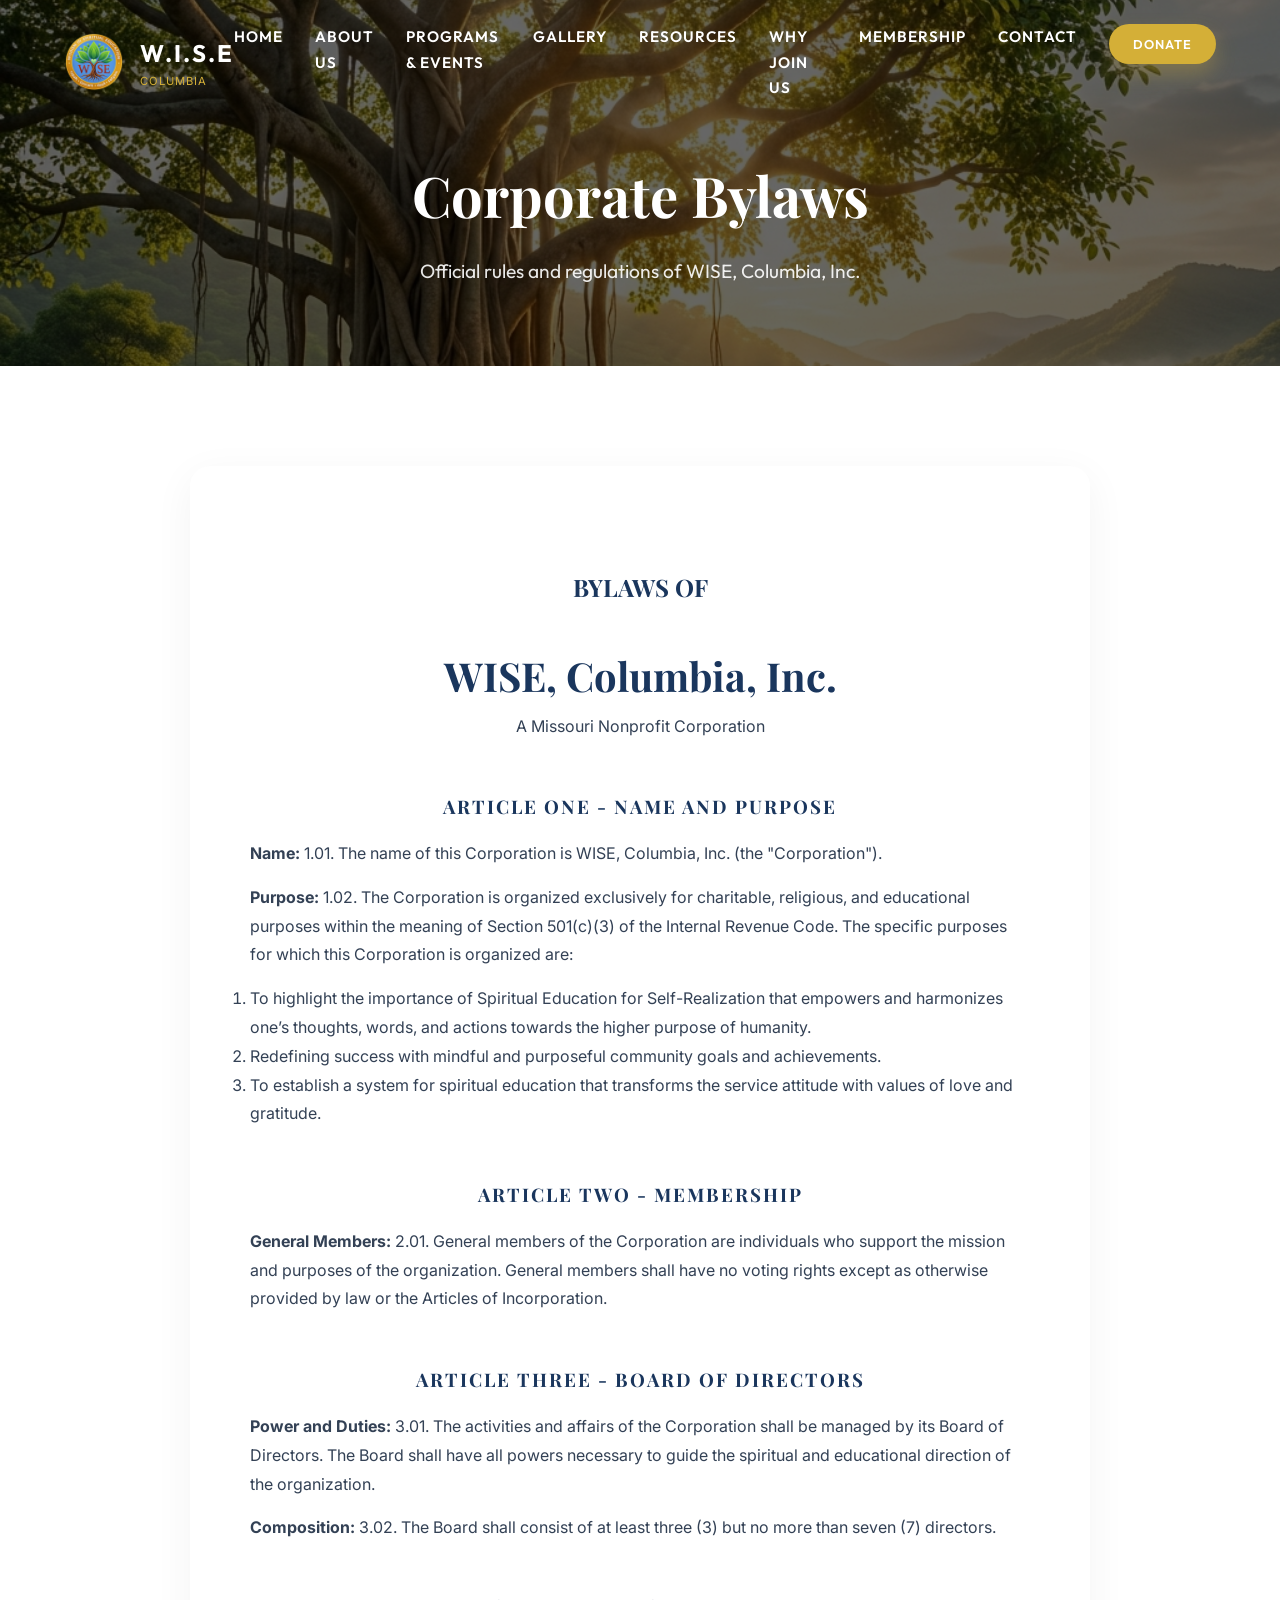
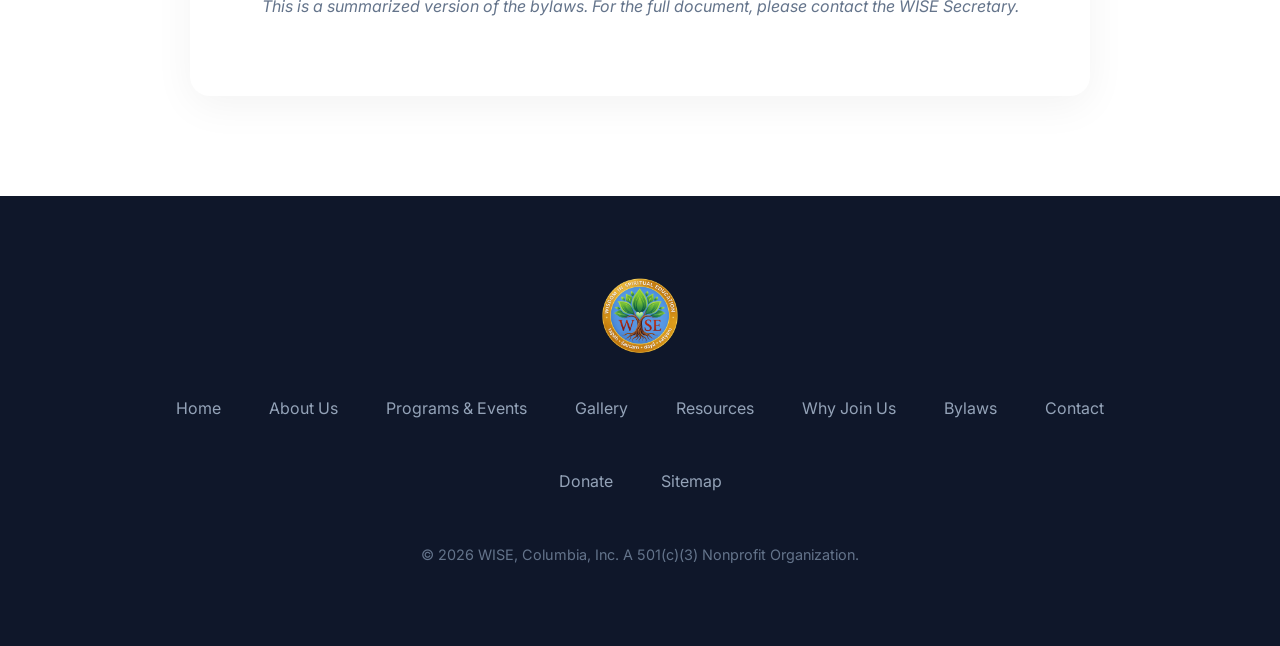
<file: bylaws.html>
<!DOCTYPE html>
<html lang="en">
<head>
    <!-- Google tag (gtag.js) - Google Analytics 4 -->
    <script async src="https://www.googletagmanager.com/gtag/js?id=G-Z7D8WMM2XR"></script>
    <script>
      window.dataLayer = window.dataLayer || [];
      function gtag(){dataLayer.push(arguments);}
      gtag('js', new Date());
      gtag('config', 'G-Z7D8WMM2XR');
    </script>
    <meta charset="UTF-8">
    <meta name="viewport" content="width=device-width, initial-scale=1.0">
    <title>Bylaws | WISE</title>
    <meta name="description" content="Official Bylaws of Wisdom in Spiritual Education (W.I.S.E.) (WISE), Columbia, Inc.">
    <link rel="stylesheet" href="assets/css/style.css">
    <link rel="icon" type="image/png" href="assets/images/logo.png">
    <link rel="stylesheet" href="https://cdnjs.cloudflare.com/ajax/libs/font-awesome/6.4.0/css/all.min.css" integrity="sha512-iecdLmaskl7CVkqkXNQ/ZH/XLlvWZOJyj7Yy7tcenmpD1ypASozpmT/E0iPtmFIB46ZmdtAc9eNBvH0H/ZpiBw==" crossorigin="anonymous" referrerpolicy="no-referrer">
    <style>
        .bylaws-content {
            background: white;
            padding: 60px;
            border-radius: 20px;
            box-shadow: 0 10px 40px rgba(0,0,0,0.05);
            max-width: 900px;
            margin: 0 auto;
            line-height: 1.8;
            color: #334155;
        }
        .bylaws-content h2 {
            color: var(--secondary);
            margin-top: 40px;
            margin-bottom: 20px;
            border-bottom: 2px solid var(--bg-muted);
            padding-bottom: 10px;
        }
        .bylaws-content h3 {
            color: var(--secondary);
            margin-top: 30px;
            margin-bottom: 15px;
        }
        .bylaws-content p {
            margin-bottom: 15px;
        }
        .bylaws-content .article-title {
            text-align: center;
            text-transform: uppercase;
            letter-spacing: 2px;
            font-weight: 700;
            color: var(--secondary);
            margin-top: 50px;
        }
    </style>
</head>
<body>

    <!-- Navigation -->
    <nav id="navbar" class="scrolled">
        <div class="logo-container">
            <a href="index.html" style="display: flex; align-items: center; text-decoration: none; gap: 1rem;">
                <img src="assets/images/logo.png" alt="WISE Logo">
                <div class="logo-text">
                    <span class="font-outfit logo-text-main">W.I.S.E</span>
                    <p class="logo-text-sub">Columbia</p>
                </div>
            </a>
        </div>
        <ul class="nav-links">
            <li><a href="index.html">Home</a></li>
            <li><a href="about-us.html">About Us</a></li>
            <li><a href="programs.html">Programs & Events</a></li>
            <li><a href="gallery.html">Gallery</a></li>
            <li><a href="resources.html">Resources</a></li>
            <li><a href="join-us.html">Why Join Us</a></li>
            <li><a href="membership.html">Membership</a></li>
            <li><a href="contact.html">Contact</a></li>
            <li><a href="donate.html" class="btn-primary" style="padding: 0.6rem 1.5rem; font-size: 0.8rem;">Donate</a></li>
        </ul>
        <div class="mobile-toggle">
            <i class="fas fa-bars"></i>
        </div>
    </nav>
    <div class="mobile-overlay"></div>

    <!-- Header Section -->
    <section class="page-header" style="background: linear-gradient(rgba(0,0,0,0.6), rgba(0,0,0,0.6)), url('assets/images/hero.png'); background-size: cover; background-position: center; padding: 150px 10% 80px;">
        <div class="container" style="text-align: center; color: white;">
            <h1 class="font-heading" style="font-size: 3.5rem;">Corporate Bylaws</h1>
            <p class="font-outfit" style="font-size: 1.2rem; opacity: 0.9; margin-top: 1rem;">Official rules and regulations of WISE, Columbia, Inc.</p>
        </div>
    </section>

    <!-- Bylaws Content -->
    <section id="bylaws">
        <div class="container">
            <div class="bylaws-content reveal">
                <div style="text-align: center; margin-bottom: 40px;">
                    <h2 class="font-heading" style="border: none;">BYLAWS OF</h2>
                    <h1 class="font-heading" style="color: var(--secondary); font-size: 2.5rem;">WISE, Columbia, Inc.</h1>
                    <p>A Missouri Nonprofit Corporation</p>
                </div>

                <div class="article">
                    <h3 class="article-title">ARTICLE ONE - NAME AND PURPOSE</h3>
                    <p><strong>Name:</strong> 1.01. The name of this Corporation is WISE, Columbia, Inc. (the "Corporation").</p>
                    <p><strong>Purpose:</strong> 1.02. The Corporation is organized exclusively for charitable, religious, and educational purposes within the meaning of Section 501(c)(3) of the Internal Revenue Code. The specific purposes for which this Corporation is organized are:</p>
                    <ol>
                        <li>To highlight the importance of Spiritual Education for Self-Realization that empowers and harmonizes one’s thoughts, words, and actions towards the higher purpose of humanity.</li>
                        <li>Redefining success with mindful and purposeful community goals and achievements.</li>
                        <li>To establish a system for spiritual education that transforms the service attitude with values of love and gratitude.</li>
                    </ol>
                </div>

                <div class="article">
                    <h3 class="article-title">ARTICLE TWO - MEMBERSHIP</h3>
                    <p><strong>General Members:</strong> 2.01. General members of the Corporation are individuals who support the mission and purposes of the organization. General members shall have no voting rights except as otherwise provided by law or the Articles of Incorporation.</p>
                </div>

                <div class="article">
                    <h3 class="article-title">ARTICLE THREE - BOARD OF DIRECTORS</h3>
                    <p><strong>Power and Duties:</strong> 3.01. The activities and affairs of the Corporation shall be managed by its Board of Directors. The Board shall have all powers necessary to guide the spiritual and educational direction of the organization.</p>
                    <p><strong>Composition:</strong> 3.02. The Board shall consist of at least three (3) but no more than seven (7) directors.</p>
                </div>

                <div style="text-align: center; margin-top: 50px; font-style: italic; color: #64748B;">
                    <p>This is a summarized version of the bylaws. For the full document, please contact the WISE Secretary.</p>
                </div>
            </div>
        </div>
    </section>

    <!-- Footer -->
    <footer>
        <div class="footer-logo">
            <img src="assets/images/logo.png" alt="WISE Logo">
        </div>
        <div class="footer-links">
            <a href="index.html">Home</a>
            <a href="about-us.html">About Us</a>
            <a href="programs.html">Programs & Events</a>
            <a href="gallery.html">Gallery</a>
            <a href="resources.html">Resources</a>
            <a href="join-us.html">Why Join Us</a>
            <a href="bylaws.html">Bylaws</a>
            <a href="contact.html">Contact</a>
            <a href="donate.html">Donate</a>
            <a href="sitemap.xml">Sitemap</a>
        </div>
        <p style="color: #64748B; font-size: 0.9rem; margin-top: 2rem;">&copy; 2026 WISE, Columbia, Inc. A 501(c)(3) Nonprofit Organization.</p>
    </footer>

    <script src="assets/js/script.js"></script>
</body>
</file>
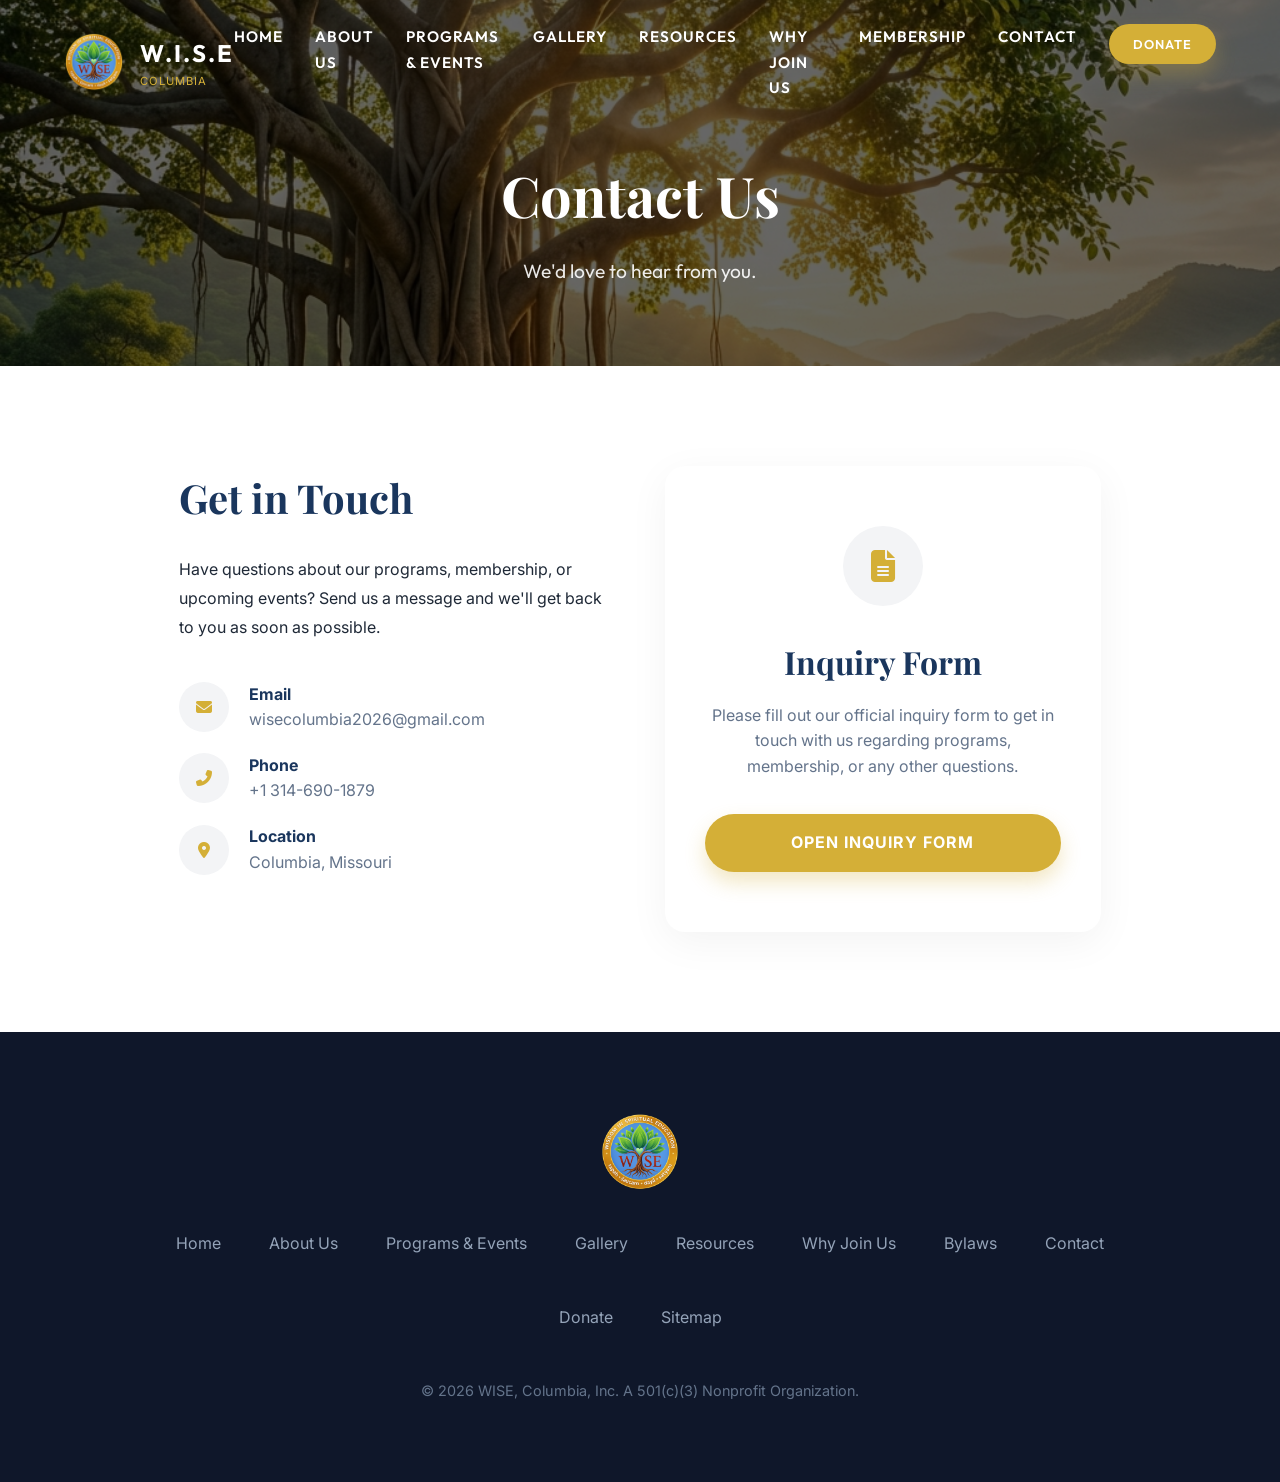
<file: contact.html>
<!DOCTYPE html>
<html lang="en">
<head>
    <!-- Google tag (gtag.js) - Google Analytics 4 -->
    <script async src="https://www.googletagmanager.com/gtag/js?id=G-Z7D8WMM2XR"></script>
    <script>
      window.dataLayer = window.dataLayer || [];
      function gtag(){dataLayer.push(arguments);}
      gtag('js', new Date());
      gtag('config', 'G-Z7D8WMM2XR');
    </script>
    <meta charset="UTF-8">
    <meta name="viewport" content="width=device-width, initial-scale=1.0">
    <title>Contact Us | WISE</title>
    <meta name="description" content="Get in touch with WISE Columbia for inquiries about spiritual education, membership, or events.">
    <link rel="stylesheet" href="assets/css/style.css">
    <link rel="icon" type="image/png" href="assets/images/logo.png">
    <link rel="stylesheet" href="https://cdnjs.cloudflare.com/ajax/libs/font-awesome/6.4.0/css/all.min.css" integrity="sha512-iecdLmaskl7CVkqkXNQ/ZH/XLlvWZOJyj7Yy7tcenmpD1ypASozpmT/E0iPtmFIB46ZmdtAc9eNBvH0H/ZpiBw==" crossorigin="anonymous" referrerpolicy="no-referrer">
</head>
<body>

    <!-- Navigation -->
    <nav id="navbar" class="scrolled">
        <div class="logo-container">
            <a href="index.html" style="display: flex; align-items: center; text-decoration: none; gap: 1rem;">
                <img src="assets/images/logo.png" alt="WISE Logo">
                <div class="logo-text">
                    <span class="font-outfit logo-text-main">W.I.S.E</span>
                    <p class="logo-text-sub">Columbia</p>
                </div>
            </a>
        </div>
        <ul class="nav-links">
            <li><a href="index.html">Home</a></li>
            <li><a href="about-us.html">About Us</a></li>
            <li><a href="programs.html">Programs & Events</a></li>
            <li><a href="gallery.html">Gallery</a></li>
            <li><a href="resources.html">Resources</a></li>
            <li><a href="join-us.html">Why Join Us</a></li>
            <li><a href="membership.html">Membership</a></li>
            <li><a href="contact.html" class="active">Contact</a></li>
            <li><a href="donate.html" class="btn-primary" style="padding: 0.6rem 1.5rem; font-size: 0.8rem;">Donate</a></li>
        </ul>
        <div class="mobile-toggle">
            <i class="fas fa-bars"></i>
        </div>
    </nav>
    <div class="mobile-overlay"></div>

    <!-- Header Section -->
    <section class="page-header" style="background: linear-gradient(rgba(0,0,0,0.6), rgba(0,0,0,0.6)), url('assets/images/hero.png'); background-size: cover; background-position: center; padding: 150px 10% 80px;">
        <div class="container" style="text-align: center; color: white;">
            <h1 class="font-heading" style="font-size: 3.5rem;">Contact Us</h1>
            <p class="font-outfit" style="font-size: 1.2rem; opacity: 0.9; margin-top: 1rem;">We'd love to hear from you.</p>
        </div>
    </section>

    <!-- Contact Content -->
    <section id="contact">
        <div class="container">
            <div class="two-col-grid">
                <div class="reveal">
                    <h2 class="font-heading" style="color: var(--secondary); font-size: 2.5rem; margin-bottom: 25px;">Get in Touch</h2>
                    <p style="margin-bottom: 40px; line-height: 1.8;">Have questions about our programs, membership, or upcoming events? Send us a message and we'll get back to you as soon as possible.</p>
                    
                    <div style="display: flex; flex-direction: column; gap: 20px;">
                        <div style="display: flex; align-items: center; gap: 20px;">
                            <div style="width: 50px; height: 50px; background: var(--bg-muted); border-radius: 50%; display: flex; align-items: center; justify-content: center; color: var(--primary);">
                                <i class="fas fa-envelope"></i>
                            </div>
                            <div>
                                <h4 style="color: var(--secondary); font-weight: 700;">Email</h4>
                                <p style="color: #64748B;">wisecolumbia2026@gmail.com</p>
                            </div>
                        </div>
                        <div style="display: flex; align-items: center; gap: 20px;">
                            <div style="width: 50px; height: 50px; background: var(--bg-muted); border-radius: 50%; display: flex; align-items: center; justify-content: center; color: var(--primary);">
                                <i class="fas fa-phone-alt"></i>
                            </div>
                            <div>
                                <h4 style="color: var(--secondary); font-weight: 700;">Phone</h4>
                                <p style="color: #64748B;">+1 314-690-1879</p>
                            </div>
                        </div>
                        <div style="display: flex; align-items: center; gap: 20px;">
                            <div style="width: 50px; height: 50px; background: var(--bg-muted); border-radius: 50%; display: flex; align-items: center; justify-content: center; color: var(--primary);">
                                <i class="fas fa-map-marker-alt"></i>
                            </div>
                            <div>
                                <h4 style="color: var(--secondary); font-weight: 700;">Location</h4>
                                <p style="color: #64748B;">Columbia, Missouri</p>
                            </div>
                        </div>
                    </div>
                </div>

                <div class="reveal" style="background: white; padding: 60px 40px; border-radius: 20px; box-shadow: 0 10px 40px rgba(0,0,0,0.05); text-align: center; display: flex; flex-direction: column; align-items: center; justify-content: center; height: 100%;">
                    <div style="width: 80px; height: 80px; background: var(--bg-muted); border-radius: 50%; display: flex; align-items: center; justify-content: center; color: var(--primary); margin-bottom: 30px;">
                        <i class="fas fa-file-alt" style="font-size: 2rem;"></i>
                    </div>
                    <h3 class="font-heading" style="font-size: 2rem; color: var(--secondary); margin-bottom: 15px;">Inquiry Form</h3>
                    <p style="margin-bottom: 35px; color: #64748B; line-height: 1.6;">Please fill out our official inquiry form to get in touch with us regarding programs, membership, or any other questions.</p>
                    <a href="https://forms.gle/8vTvFbhd5P8cWSYB8" target="_blank" class="btn-primary" style="width: 100%; text-decoration: none;">Open Inquiry Form</a>
                </div>
            </div>
        </div>
    </section>

    <!-- Footer -->
    <footer>
        <div class="footer-logo">
            <img src="assets/images/logo.png" alt="WISE Logo">
        </div>
        <div class="footer-links">
            <a href="index.html">Home</a>
            <a href="about-us.html">About Us</a>
            <a href="programs.html">Programs & Events</a>
            <a href="gallery.html">Gallery</a>
            <a href="resources.html">Resources</a>
            <a href="join-us.html">Why Join Us</a>
            <a href="bylaws.html">Bylaws</a>
            <a href="contact.html">Contact</a>
            <a href="donate.html">Donate</a>
            <a href="sitemap.xml">Sitemap</a>
        </div>
        <p style="color: #64748B; font-size: 0.9rem; margin-top: 2rem;">&copy; 2026 WISE, Columbia, Inc. A 501(c)(3) Nonprofit Organization.</p>
    </footer>

    <script src="assets/js/script.js"></script>
</body>
</file>
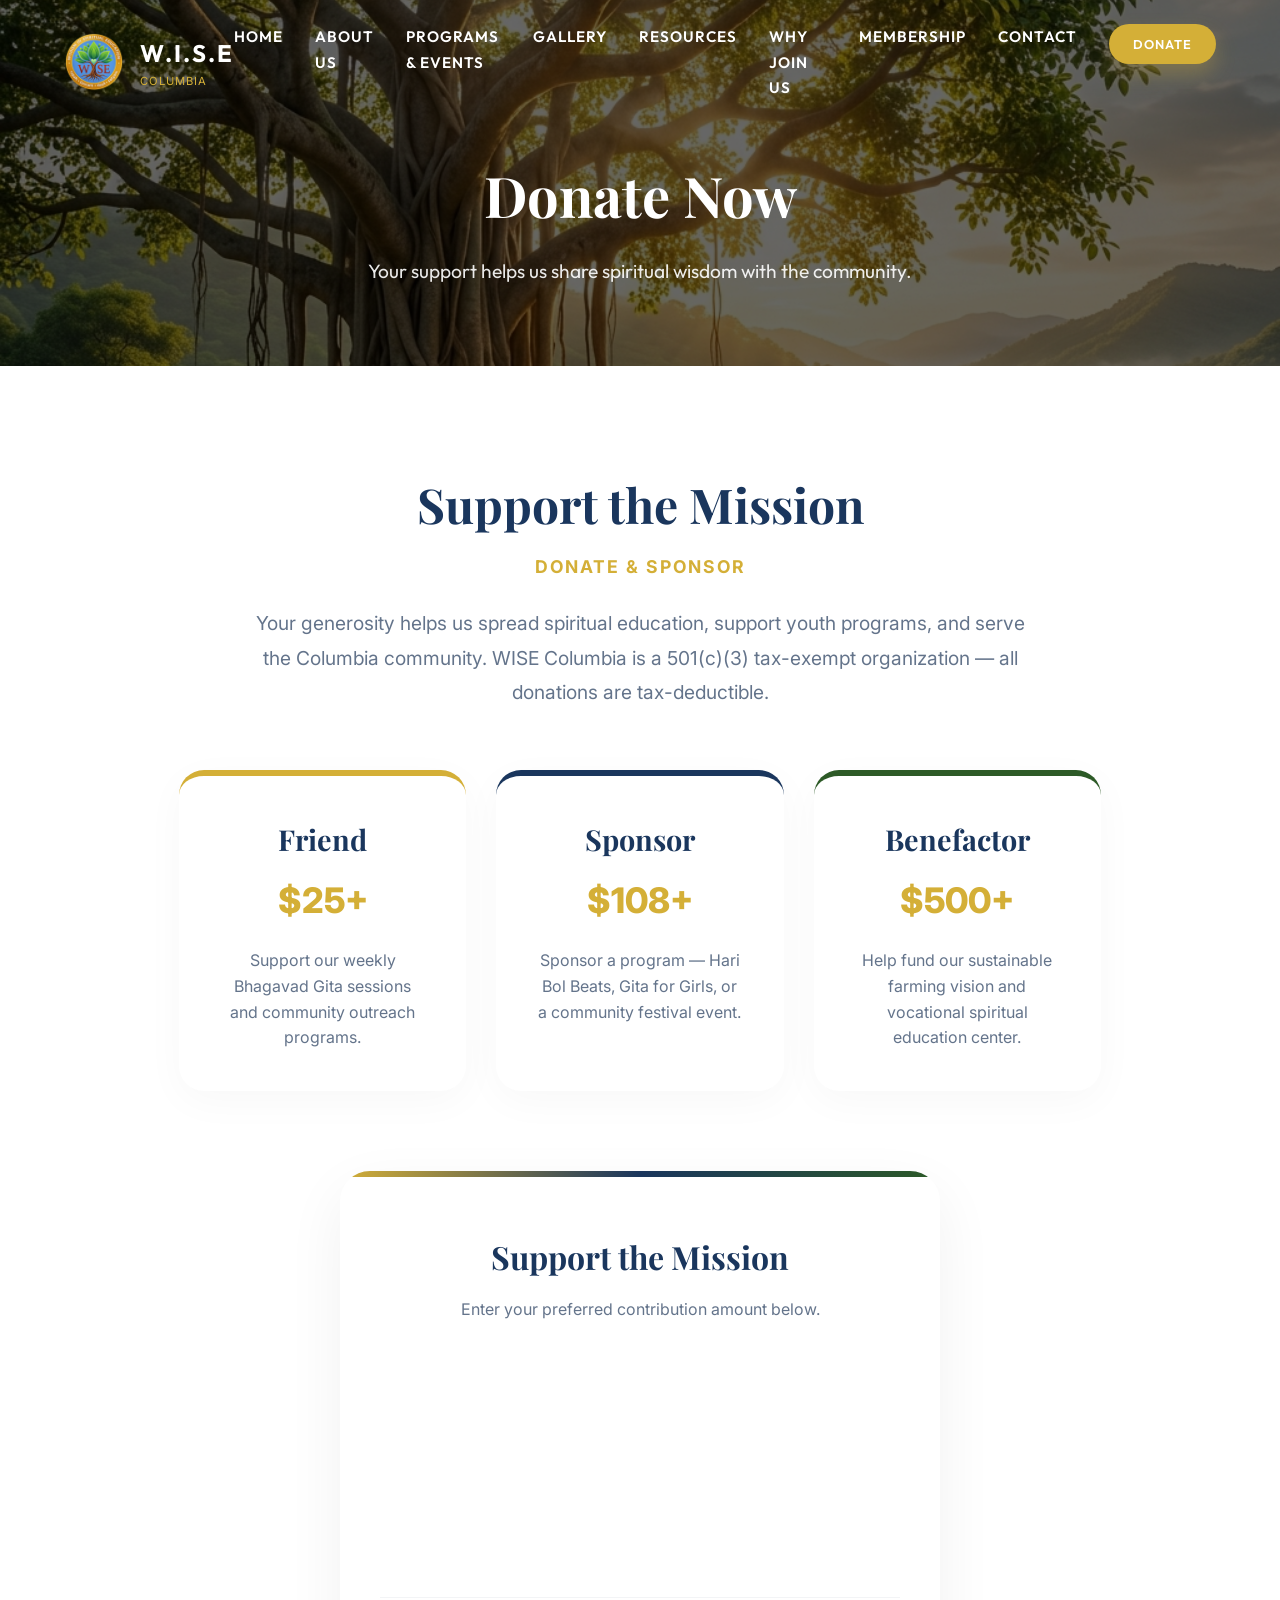
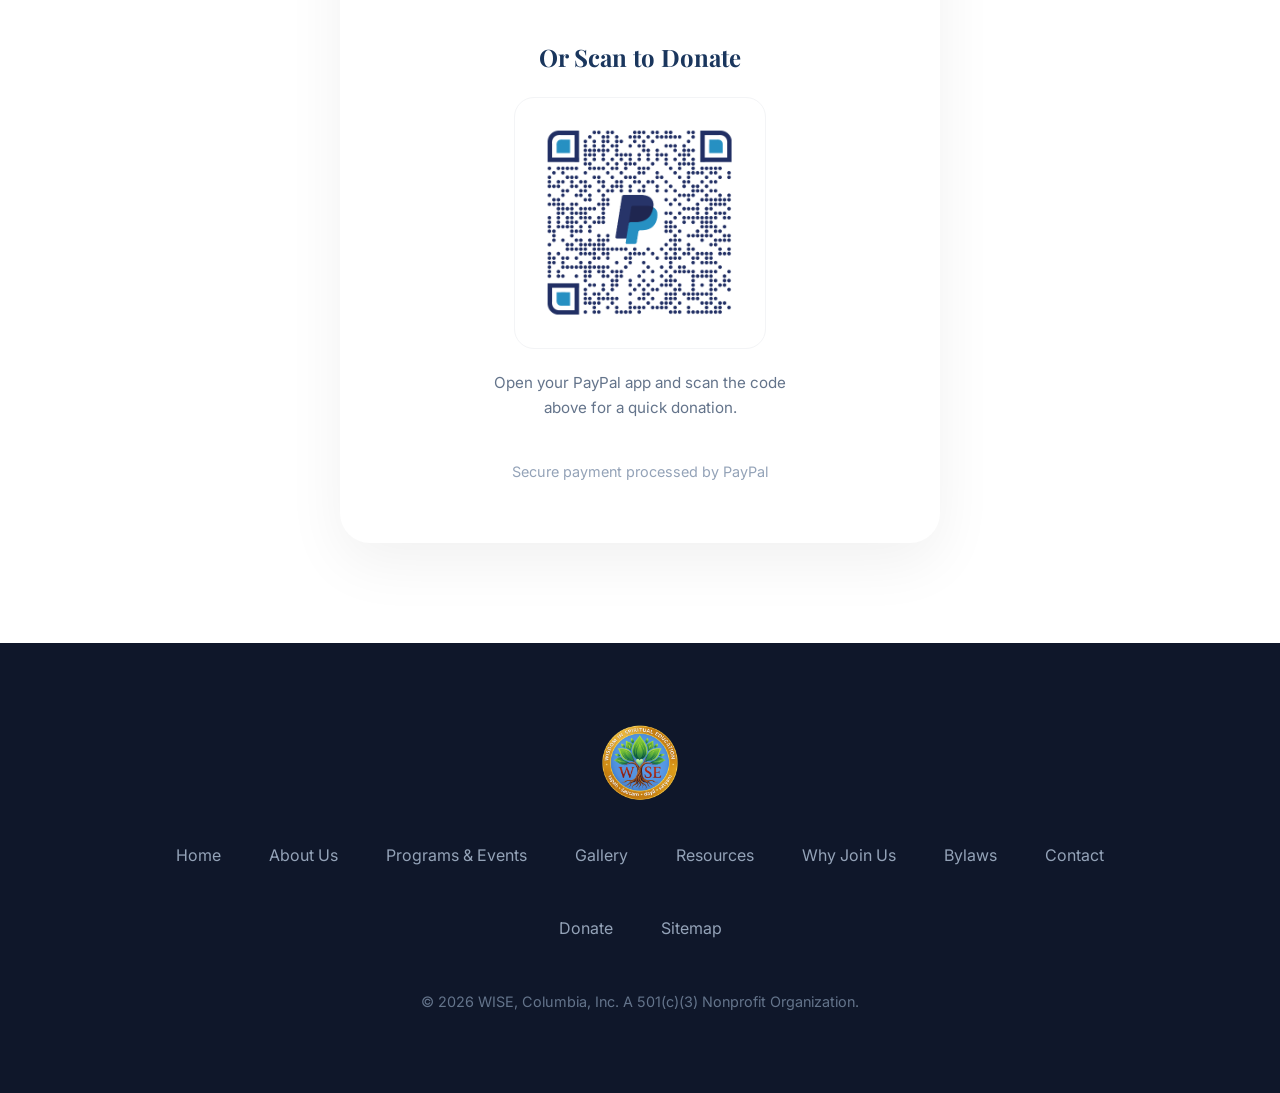
<file: donate.html>
<!DOCTYPE html>
<html lang="en">
<head>
    <!-- Google tag (gtag.js) - Google Analytics 4 -->
    <script async src="https://www.googletagmanager.com/gtag/js?id=G-Z7D8WMM2XR"></script>
    <script>
      window.dataLayer = window.dataLayer || [];
      function gtag(){dataLayer.push(arguments);}
      gtag('js', new Date());
      gtag('config', 'G-Z7D8WMM2XR');
    </script>
    <meta charset="UTF-8">
    <meta name="viewport" content="width=device-width, initial-scale=1.0">
    <title>Donate | WISE</title>
    <meta name="description" content="Support WISE Columbia through your generous donations. Help us spread spiritual education and community values.">
    <link rel="stylesheet" href="assets/css/style.css">
    <link rel="icon" type="image/png" href="assets/images/logo.png">
    <link rel="stylesheet" href="https://cdnjs.cloudflare.com/ajax/libs/font-awesome/6.4.0/css/all.min.css" integrity="sha512-iecdLmaskl7CVkqkXNQ/ZH/XLlvWZOJyj7Yy7tcenmpD1ypASozpmT/E0iPtmFIB46ZmdtAc9eNBvH0H/ZpiBw==" crossorigin="anonymous" referrerpolicy="no-referrer">
    
    <!-- PayPal SDK -->
    <script src="https://www.paypal.com/sdk/js?client-id=BAA_ZUvanOqjpKIJg8n-EbF3j1rIr1fL7RzuGAZsSD-1ho8hcJkP6hfw0YHKD29WqVguZsukoMQBX1do_Q&components=hosted-buttons&enable-funding=venmo&currency=USD"></script>
    <style>
        #paypal-container-8S7R9DAUZCV8E {
            text-align: center;
            width: 100% !important;
            min-width: 300px !important;
        }
        #paypal-container-8S7R9DAUZCV8E * {
            box-sizing: border-box !important;
            letter-spacing: normal !important;
            word-spacing: normal !important;
            text-transform: none !important;
        }
    </style>
</head>
<body>

    <!-- Navigation -->
    <nav id="navbar" class="scrolled">
        <div class="logo-container">
            <a href="index.html" style="display: flex; align-items: center; text-decoration: none; gap: 1rem;">
                <img src="assets/images/logo.png" alt="WISE Logo">
                <div class="logo-text">
                    <span class="font-outfit logo-text-main">W.I.S.E</span>
                    <p class="logo-text-sub">Columbia</p>
                </div>
            </a>
        </div>
        <ul class="nav-links">
            <li><a href="index.html">Home</a></li>
            <li><a href="about-us.html">About Us</a></li>
            <li><a href="programs.html">Programs & Events</a></li>
            <li><a href="gallery.html">Gallery</a></li>
            <li><a href="resources.html">Resources</a></li>
            <li><a href="join-us.html">Why Join Us</a></li>
            <li><a href="membership.html">Membership</a></li>
            <li><a href="contact.html">Contact</a></li>
            <li><a href="donate.html" class="active btn-primary" style="padding: 0.6rem 1.5rem; font-size: 0.8rem; color: white !important;">Donate</a></li>
        </ul>
        <div class="mobile-toggle">
            <i class="fas fa-bars"></i>
        </div>
    </nav>
    <div class="mobile-overlay"></div>

    <!-- Header Section -->
    <section class="page-header" style="background: linear-gradient(rgba(0,0,0,0.6), rgba(0,0,0,0.6)), url('assets/images/hero.png'); background-size: cover; background-position: center; padding: 150px 10% 80px;">
        <div class="container" style="text-align: center; color: white;">
            <h1 class="font-heading" style="font-size: 3.5rem;">Donate Now</h1>
            <p class="font-outfit" style="font-size: 1.2rem; opacity: 0.9; margin-top: 1rem;">Your support helps us share spiritual wisdom with the community.</p>
        </div>
    </section>

    <!-- Donate Content -->
    <section id="donate">
        <div class="container">
            <div style="max-width: 1000px; margin: 0 auto; text-align: center;">
                <div class="reveal">
                    <h2 class="font-heading" style="color: var(--secondary); font-size: 3rem; margin-bottom: 10px;">Support the Mission</h2>
                    <p style="color: var(--primary); font-weight: 700; text-transform: uppercase; letter-spacing: 2px; font-size: 1.1rem; margin-bottom: 25px;">Donate & Sponsor</p>
                    <p style="margin-bottom: 60px; line-height: 1.8; font-size: 1.2rem; color: #64748B; max-width: 800px; margin-left: auto; margin-right: auto;">Your generosity helps us spread spiritual education, support youth programs, and serve the Columbia community. WISE Columbia is a 501(c)(3) tax-exempt organization — all donations are tax-deductible.</p>
                    
                    <!-- Giving Levels -->
                    <div style="display: grid; grid-template-columns: repeat(auto-fit, minmax(280px, 1fr)); gap: 30px; margin-bottom: 80px;">
                        <!-- Friend -->
                        <div style="background: white; padding: 40px; border-radius: 25px; box-shadow: 0 10px 40px rgba(0,0,0,0.03); border-top: 6px solid var(--primary); transition: transform 0.3s ease;">
                            <h3 class="font-heading" style="color: var(--secondary); margin-bottom: 10px; font-size: 1.8rem;">Friend</h3>
                            <p style="font-size: 2.2rem; font-weight: 800; color: var(--primary); margin-bottom: 20px;">$25+</p>
                            <p style="font-size: 1rem; color: #64748B; line-height: 1.6;">Support our weekly Bhagavad Gita sessions and community outreach programs.</p>
                        </div>
                        <!-- Sponsor -->
                        <div style="background: white; padding: 40px; border-radius: 25px; box-shadow: 0 10px 40px rgba(0,0,0,0.03); border-top: 6px solid var(--secondary); transition: transform 0.3s ease;">
                            <h3 class="font-heading" style="color: var(--secondary); margin-bottom: 10px; font-size: 1.8rem;">Sponsor</h3>
                            <p style="font-size: 2.2rem; font-weight: 800; color: var(--primary); margin-bottom: 20px;">$108+</p>
                            <p style="font-size: 1rem; color: #64748B; line-height: 1.6;">Sponsor a program — Hari Bol Beats, Gita for Girls, or a community festival event.</p>
                        </div>
                        <!-- Benefactor -->
                        <div style="background: white; padding: 40px; border-radius: 25px; box-shadow: 0 10px 40px rgba(0,0,0,0.03); border-top: 6px solid var(--accent); transition: transform 0.3s ease;">
                            <h3 class="font-heading" style="color: var(--secondary); margin-bottom: 10px; font-size: 1.8rem;">Benefactor</h3>
                            <p style="font-size: 2.2rem; font-weight: 800; color: var(--primary); margin-bottom: 20px;">$500+</p>
                            <p style="font-size: 1rem; color: #64748B; line-height: 1.6;">Help fund our sustainable farming vision and vocational spiritual education center.</p>
                        </div>
                    </div>


                    <div style="max-width: 600px; margin: 0 auto; background: white; padding: 60px 40px; border-radius: 30px; box-shadow: 0 20px 60px rgba(0,0,0,0.06); position: relative; overflow: hidden;">
                        <div style="position: absolute; top: 0; left: 0; width: 100%; height: 6px; background: linear-gradient(to right, var(--primary), var(--secondary), var(--accent));"></div>
                        <h3 class="font-heading" style="font-size: 2rem; color: var(--secondary); margin-bottom: 15px;">Support the Mission</h3>
                        <p style="margin-bottom: 35px; color: #64748B;">Enter your preferred contribution amount below.</p>
                        
                        <div style="display: flex; flex-direction: column; align-items: center; justify-content: center; min-height: 200px;">
                            <!-- PayPal Button Container -->
                            <div id="paypal-container-8S7R9DAUZCV8E" style="width: 100%; max-width: 400px;"></div>
                        </div>

                        <!-- QR Code Section -->
                        <div style="margin-top: 40px; padding-top: 40px; border-top: 1px solid var(--bg-muted); width: 100%;">
                            <h4 class="font-heading" style="color: var(--secondary); font-size: 1.5rem; margin-bottom: 20px;">Or Scan to Donate</h4>
                            <div style="background: white; padding: 15px; display: inline-block; border-radius: 20px; border: 1px solid var(--bg-muted); margin-bottom: 15px;">
                                <img src="assets/images/paypal_qr.png" alt="PayPal QR Code" style="width: 220px; display: block;">
                            </div>
                            <p style="font-size: 0.95rem; color: #64748B; max-width: 300px; margin: 0 auto;">Open your PayPal app and scan the code above for a quick donation.</p>
                        </div>
                        
                        <p style="margin-top: 40px; font-size: 0.9rem; color: #94A3B8; text-align: center;">Secure payment processed by PayPal</p>
                    </div>
                </div>
            </div>
        </div>
    </section>

    <!-- Footer -->
    <footer>
        <div class="footer-logo">
            <img src="assets/images/logo.png" alt="WISE Logo">
        </div>
        <div class="footer-links">
            <a href="index.html">Home</a>
            <a href="about-us.html">About Us</a>
            <a href="programs.html">Programs & Events</a>
            <a href="gallery.html">Gallery</a>
            <a href="resources.html">Resources</a>
            <a href="join-us.html">Why Join Us</a>
            <a href="bylaws.html">Bylaws</a>
            <a href="contact.html">Contact</a>
            <a href="donate.html">Donate</a>
            <a href="sitemap.xml">Sitemap</a>
        </div>
        <p style="color: #64748B; font-size: 0.9rem; margin-top: 2rem;">&copy; 2026 WISE, Columbia, Inc. A 501(c)(3) Nonprofit Organization.</p>
    </footer>

    <script src="assets/js/script.js"></script>
    
    <script>
      // PayPal Hosted Button Rendering with Retry Mechanism
      function initPayPalButton() {
          if (typeof paypal !== 'undefined' && paypal.HostedButtons) {
              const container = document.querySelector("#paypal-container-8S7R9DAUZCV8E");
              if (container && container.innerHTML === "") {
                  paypal.HostedButtons({
                    hostedButtonId: "8S7R9DAUZCV8E",
                  }).render("#paypal-container-8S7R9DAUZCV8E");
              }
          } else {
              setTimeout(initPayPalButton, 500);
          }
      }

      document.addEventListener("DOMContentLoaded", function() {
          initPayPalButton();
      });
    </script>
</body>
</html>
</file>
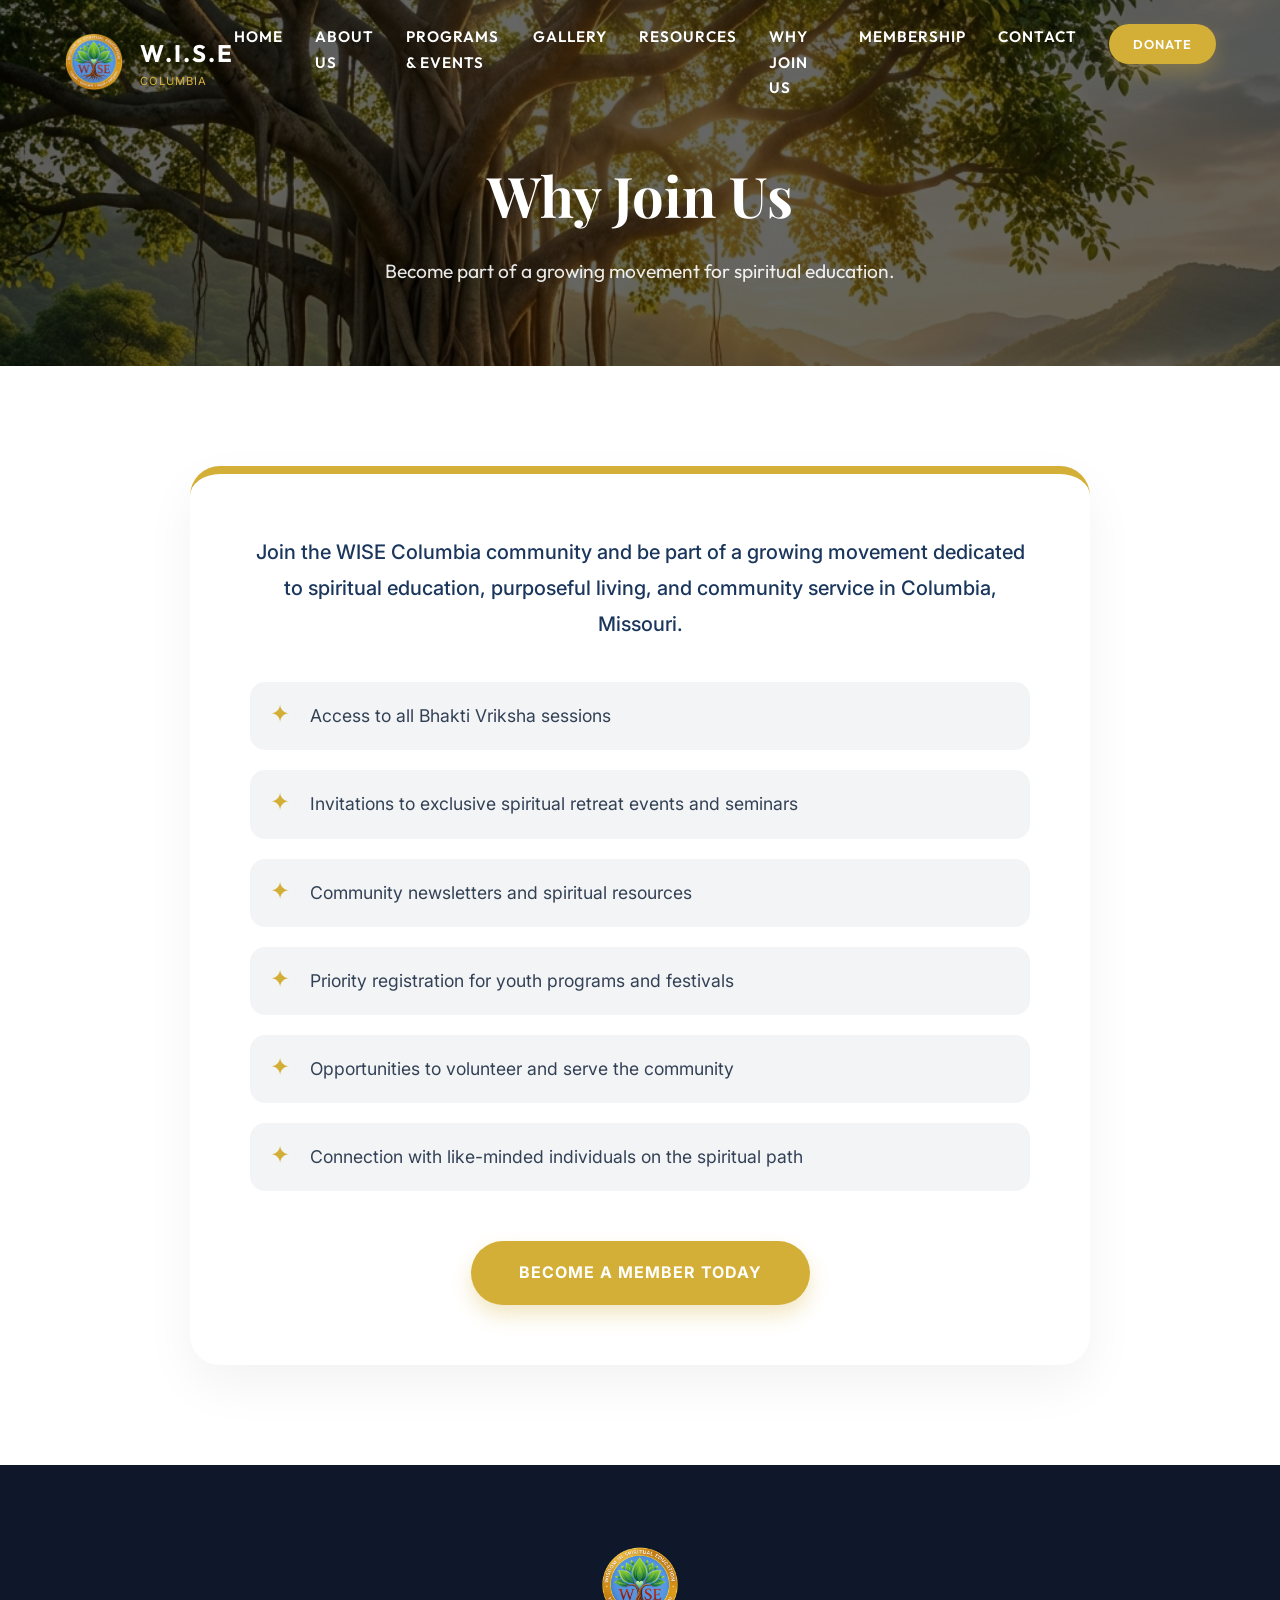
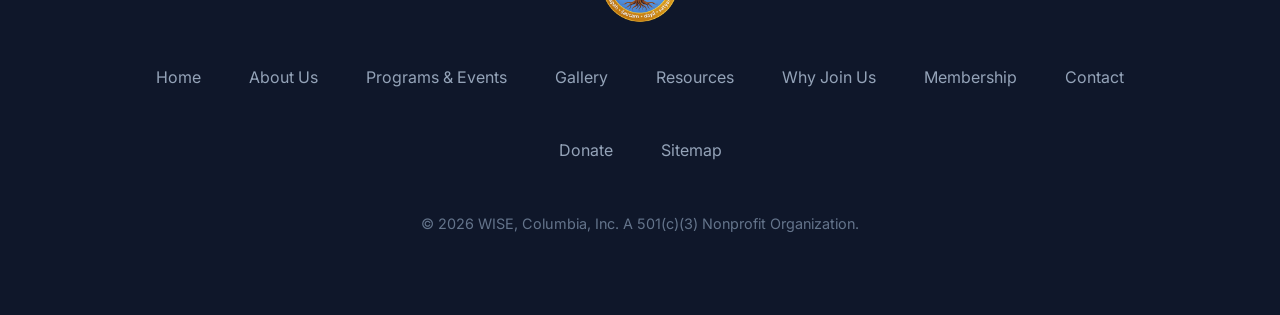
<file: join-us.html>
<!DOCTYPE html>
<html lang="en">
<head>
    <!-- Google tag (gtag.js) - Google Analytics 4 -->
    <script async src="https://www.googletagmanager.com/gtag/js?id=G-Z7D8WMM2XR"></script>
    <script>
      window.dataLayer = window.dataLayer || [];
      function gtag(){dataLayer.push(arguments);}
      gtag('js', new Date());
      gtag('config', 'G-Z7D8WMM2XR');
    </script>
    <meta charset="UTF-8">
    <meta name="viewport" content="width=device-width, initial-scale=1.0">
    <title>Why Join Us | WISE</title>
    <meta name="description" content="Discover the benefits of joining the WISE Columbia community and supporting spiritual education.">
    <link rel="stylesheet" href="assets/css/style.css">
    <link rel="icon" type="image/png" href="assets/images/logo.png">
    <link rel="stylesheet" href="https://cdnjs.cloudflare.com/ajax/libs/font-awesome/6.4.0/css/all.min.css" integrity="sha512-iecdLmaskl7CVkqkXNQ/ZH/XLlvWZOJyj7Yy7tcenmpD1ypASozpmT/E0iPtmFIB46ZmdtAc9eNBvH0H/ZpiBw==" crossorigin="anonymous" referrerpolicy="no-referrer">
</head>
<body>

    <!-- Navigation -->
    <nav id="navbar" class="scrolled">
        <div class="logo-container">
            <a href="index.html" style="display: flex; align-items: center; text-decoration: none; gap: 1rem;">
                <img src="assets/images/logo.png" alt="WISE Logo">
                <div class="logo-text">
                    <span class="font-outfit logo-text-main">W.I.S.E</span>
                    <p class="logo-text-sub">Columbia</p>
                </div>
            </a>
        </div>
        <ul class="nav-links">
            <li><a href="index.html">Home</a></li>
            <li><a href="about-us.html">About Us</a></li>
            <li><a href="programs.html">Programs & Events</a></li>
            <li><a href="gallery.html">Gallery</a></li>
            <li><a href="resources.html">Resources</a></li>
            <li><a href="join-us.html" class="active">Why Join Us</a></li>
            <li><a href="membership.html">Membership</a></li>
            <li><a href="contact.html">Contact</a></li>
            <li><a href="donate.html" class="btn-primary" style="padding: 0.6rem 1.5rem; font-size: 0.8rem;">Donate</a></li>
        </ul>
        <div class="mobile-toggle">
            <i class="fas fa-bars"></i>
        </div>
    </nav>
    <div class="mobile-overlay"></div>

    <!-- Header Section -->
    <section class="page-header" style="background: linear-gradient(rgba(0,0,0,0.6), rgba(0,0,0,0.6)), url('assets/images/hero.png'); background-size: cover; background-position: center; padding: 150px 10% 80px;">
        <div class="container" style="text-align: center; color: white;">
            <h1 class="font-heading" style="font-size: 3.5rem;">Why Join Us</h1>
            <p class="font-outfit" style="font-size: 1.2rem; opacity: 0.9; margin-top: 1rem;">Become part of a growing movement for spiritual education.</p>
        </div>
    </section>

    <!-- Why Join Us Content -->
    <section id="why-join-us">
        <div class="container">
            <div class="reveal" style="max-width: 900px; margin: 0 auto;">
                <div style="background: white; padding: 60px; border-radius: 30px; box-shadow: 0 20px 50px rgba(0,0,0,0.05); border-top: 8px solid var(--primary);">
                    <p style="font-size: 1.25rem; line-height: 1.8; color: var(--secondary); margin-bottom: 40px; font-weight: 500; text-align: center;">
                        Join the WISE Columbia community and be part of a growing movement dedicated to spiritual education, purposeful living, and community service in Columbia, Missouri.
                    </p>

                    <div style="display: grid; gap: 20px;">
                        <div class="benefit-item" style="display: flex; gap: 20px; align-items: flex-start; padding: 20px; background: var(--bg-muted); border-radius: 15px; transition: var(--transition);">
                            <span style="font-size: 1.5rem; color: var(--primary); line-height: 1;">✦</span>
                            <p style="font-size: 1.1rem; line-height: 1.6; color: #334155;">Access to all Bhakti Vriksha sessions</p>
                        </div>
                        <div class="benefit-item" style="display: flex; gap: 20px; align-items: flex-start; padding: 20px; background: var(--bg-muted); border-radius: 15px; transition: var(--transition);">
                            <span style="font-size: 1.5rem; color: var(--primary); line-height: 1;">✦</span>
                            <p style="font-size: 1.1rem; line-height: 1.6; color: #334155;">Invitations to exclusive spiritual retreat events and seminars</p>
                        </div>
                        <div class="benefit-item" style="display: flex; gap: 20px; align-items: flex-start; padding: 20px; background: var(--bg-muted); border-radius: 15px; transition: var(--transition);">
                            <span style="font-size: 1.5rem; color: var(--primary); line-height: 1;">✦</span>
                            <p style="font-size: 1.1rem; line-height: 1.6; color: #334155;">Community newsletters and spiritual resources</p>
                        </div>
                        <div class="benefit-item" style="display: flex; gap: 20px; align-items: flex-start; padding: 20px; background: var(--bg-muted); border-radius: 15px; transition: var(--transition);">
                            <span style="font-size: 1.5rem; color: var(--primary); line-height: 1;">✦</span>
                            <p style="font-size: 1.1rem; line-height: 1.6; color: #334155;">Priority registration for youth programs and festivals</p>
                        </div>
                        <div class="benefit-item" style="display: flex; gap: 20px; align-items: flex-start; padding: 20px; background: var(--bg-muted); border-radius: 15px; transition: var(--transition);">
                            <span style="font-size: 1.5rem; color: var(--primary); line-height: 1;">✦</span>
                            <p style="font-size: 1.1rem; line-height: 1.6; color: #334155;">Opportunities to volunteer and serve the community</p>
                        </div>
                        <div class="benefit-item" style="display: flex; gap: 20px; align-items: flex-start; padding: 20px; background: var(--bg-muted); border-radius: 15px; transition: var(--transition);">
                            <span style="font-size: 1.5rem; color: var(--primary); line-height: 1;">✦</span>
                            <p style="font-size: 1.1rem; line-height: 1.6; color: #334155;">Connection with like-minded individuals on the spiritual path</p>
                        </div>
                    </div>

                    <div style="text-align: center; margin-top: 50px;">
                        <a href="https://forms.gle/UQbwAvoVWT7gBMtg7" target="_blank" class="btn-primary" style="padding: 1.2rem 3rem;">Become a Member Today</a>
                    </div>
                </div>
            </div>
        </div>
    </section>

    <!-- Footer -->
    <footer>
        <div class="footer-logo">
            <img src="assets/images/logo.png" alt="WISE Logo">
        </div>
        <div class="footer-links">
            <a href="index.html">Home</a>
            <a href="about-us.html">About Us</a>
            <a href="programs.html">Programs & Events</a>
            <a href="gallery.html">Gallery</a>
            <a href="resources.html">Resources</a>
            <a href="join-us.html">Why Join Us</a>
            <a href="membership.html">Membership</a>
            <a href="contact.html">Contact</a>
            <a href="donate.html">Donate</a>
            <a href="sitemap.xml">Sitemap</a>
        </div>
        <p style="color: #64748B; font-size: 0.9rem; margin-top: 2rem;">&copy; 2026 WISE, Columbia, Inc. A 501(c)(3) Nonprofit Organization.</p>
    </footer>

    <script src="assets/js/script.js"></script>
</body>
</file>
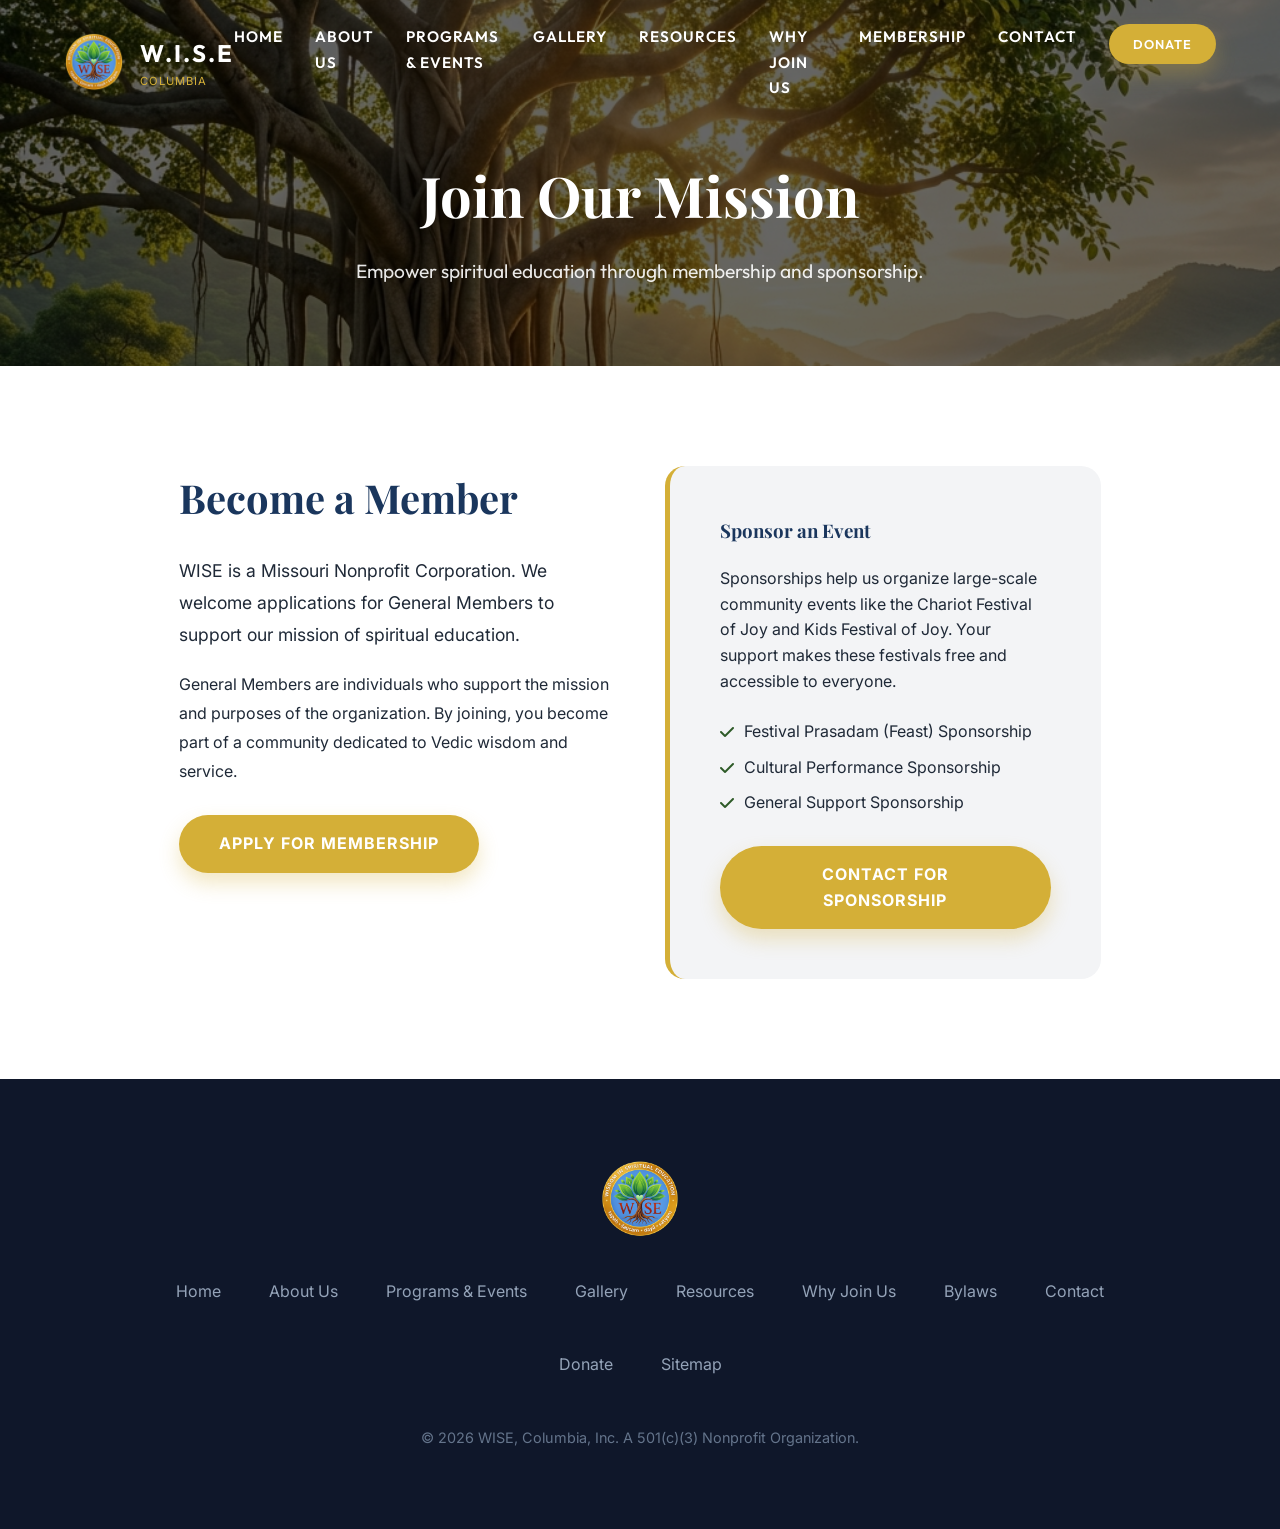
<file: membership.html>
<!DOCTYPE html>
<html lang="en">
<head>
    <!-- Google tag (gtag.js) - Google Analytics 4 -->
    <script async src="https://www.googletagmanager.com/gtag/js?id=G-Z7D8WMM2XR"></script>
    <script>
      window.dataLayer = window.dataLayer || [];
      function gtag(){dataLayer.push(arguments);}
      gtag('js', new Date());
      gtag('config', 'G-Z7D8WMM2XR');
    </script>
    <meta charset="UTF-8">
    <meta name="viewport" content="width=device-width, initial-scale=1.0">
    <title>Membership & Support | WISE</title>
    <meta name="description" content="Become a member of WISE or sponsor our events to support spiritual education in Columbia.">
    <link rel="stylesheet" href="assets/css/style.css">
    <link rel="icon" type="image/png" href="assets/images/logo.png">
    <link rel="stylesheet" href="https://cdnjs.cloudflare.com/ajax/libs/font-awesome/6.4.0/css/all.min.css" integrity="sha512-iecdLmaskl7CVkqkXNQ/ZH/XLlvWZOJyj7Yy7tcenmpD1ypASozpmT/E0iPtmFIB46ZmdtAc9eNBvH0H/ZpiBw==" crossorigin="anonymous" referrerpolicy="no-referrer">
</head>
<body>

    <!-- Navigation -->
    <nav id="navbar" class="scrolled">
        <div class="logo-container">
            <a href="index.html" style="display: flex; align-items: center; text-decoration: none; gap: 1rem;">
                <img src="assets/images/logo.png" alt="WISE Logo">
                <div class="logo-text">
                    <span class="font-outfit logo-text-main">W.I.S.E</span>
                    <p class="logo-text-sub">Columbia</p>
                </div>
            </a>
        </div>
        <ul class="nav-links">
            <li><a href="index.html">Home</a></li>
            <li><a href="about-us.html">About Us</a></li>
            <li><a href="programs.html">Programs & Events</a></li>
            <li><a href="gallery.html">Gallery</a></li>
            <li><a href="resources.html">Resources</a></li>
            <li><a href="join-us.html">Why Join Us</a></li>
            <li><a href="membership.html" class="active">Membership</a></li>
            <li><a href="contact.html">Contact</a></li>
            <li><a href="donate.html" class="btn-primary" style="padding: 0.6rem 1.5rem; font-size: 0.8rem;">Donate</a></li>
        </ul>
        <div class="mobile-toggle">
            <i class="fas fa-bars"></i>
        </div>
    </nav>
    <div class="mobile-overlay"></div>

    <!-- Header Section -->
    <section class="page-header" style="background: linear-gradient(rgba(0,0,0,0.6), rgba(0,0,0,0.6)), url('assets/images/hero.png'); background-size: cover; background-position: center; padding: 150px 10% 80px;">
        <div class="container" style="text-align: center; color: white;">
            <h1 class="font-heading" style="font-size: 3.5rem;">Join Our Mission</h1>
            <p class="font-outfit" style="font-size: 1.2rem; opacity: 0.9; margin-top: 1rem;">Empower spiritual education through membership and sponsorship.</p>
        </div>
    </section>

    <!-- Membership Info -->
    <section id="membership">
        <div class="container">
            <div class="two-col-grid">
                <div class="reveal">
                    <h2 class="font-heading" style="color: var(--secondary); font-size: 2.5rem; margin-bottom: 25px;">Become a Member</h2>
                    <p style="margin-bottom: 20px; line-height: 1.8; font-size: 1.1rem;">WISE is a Missouri Nonprofit Corporation. We welcome applications for General Members to support our mission of spiritual education.</p>
                    <p style="margin-bottom: 30px; line-height: 1.8;">General Members are individuals who support the mission and purposes of the organization. By joining, you become part of a community dedicated to Vedic wisdom and service.</p>
                    <a href="https://forms.gle/UQbwAvoVWT7gBMtg7" target="_blank" class="btn-primary">Apply for Membership</a>
                </div>
                <div class="reveal" style="background: var(--bg-muted); padding: 50px; border-radius: 20px; border-left: 5px solid var(--primary);">
                    <h3 class="font-heading" style="color: var(--secondary); margin-bottom: 20px;">Sponsor an Event</h3>
                    <p style="margin-bottom: 25px;">Sponsorships help us organize large-scale community events like the Chariot Festival of Joy and Kids Festival of Joy. Your support makes these festivals free and accessible to everyone.</p>
                    <ul style="list-style: none; margin-bottom: 30px;">
                        <li style="margin-bottom: 10px; display: flex; gap: 10px; align-items: center;">
                            <i class="fas fa-check" style="color: var(--accent);"></i>
                            <span>Festival Prasadam (Feast) Sponsorship</span>
                        </li>
                        <li style="margin-bottom: 10px; display: flex; gap: 10px; align-items: center;">
                            <i class="fas fa-check" style="color: var(--accent);"></i>
                            <span>Cultural Performance Sponsorship</span>
                        </li>
                        <li style="margin-bottom: 10px; display: flex; gap: 10px; align-items: center;">
                            <i class="fas fa-check" style="color: var(--accent);"></i>
                            <span>General Support Sponsorship</span>
                        </li>
                    </ul>
                    <a href="https://forms.gle/UQbwAvoVWT7gBMtg7" target="_blank" class="btn-primary" style="width: 100%; text-align: center;">Contact for Sponsorship</a>
                </div>
            </div>
        </div>
    </section>

    <!-- Footer -->
    <footer>
        <div class="footer-logo">
            <img src="assets/images/logo.png" alt="WISE Logo">
        </div>
        <div class="footer-links">
            <a href="index.html">Home</a>
            <a href="about-us.html">About Us</a>
            <a href="programs.html">Programs & Events</a>
            <a href="gallery.html">Gallery</a>
            <a href="resources.html">Resources</a>
            <a href="join-us.html">Why Join Us</a>
            <a href="bylaws.html">Bylaws</a>
            <a href="contact.html">Contact</a>
            <a href="donate.html">Donate</a>
            <a href="sitemap.xml">Sitemap</a>
        </div>
        <p style="color: #64748B; font-size: 0.9rem; margin-top: 2rem;">&copy; 2026 WISE, Columbia, Inc. A 501(c)(3) Nonprofit Organization.</p>
    </footer>

    <script src="assets/js/script.js"></script>
</body>
</file>
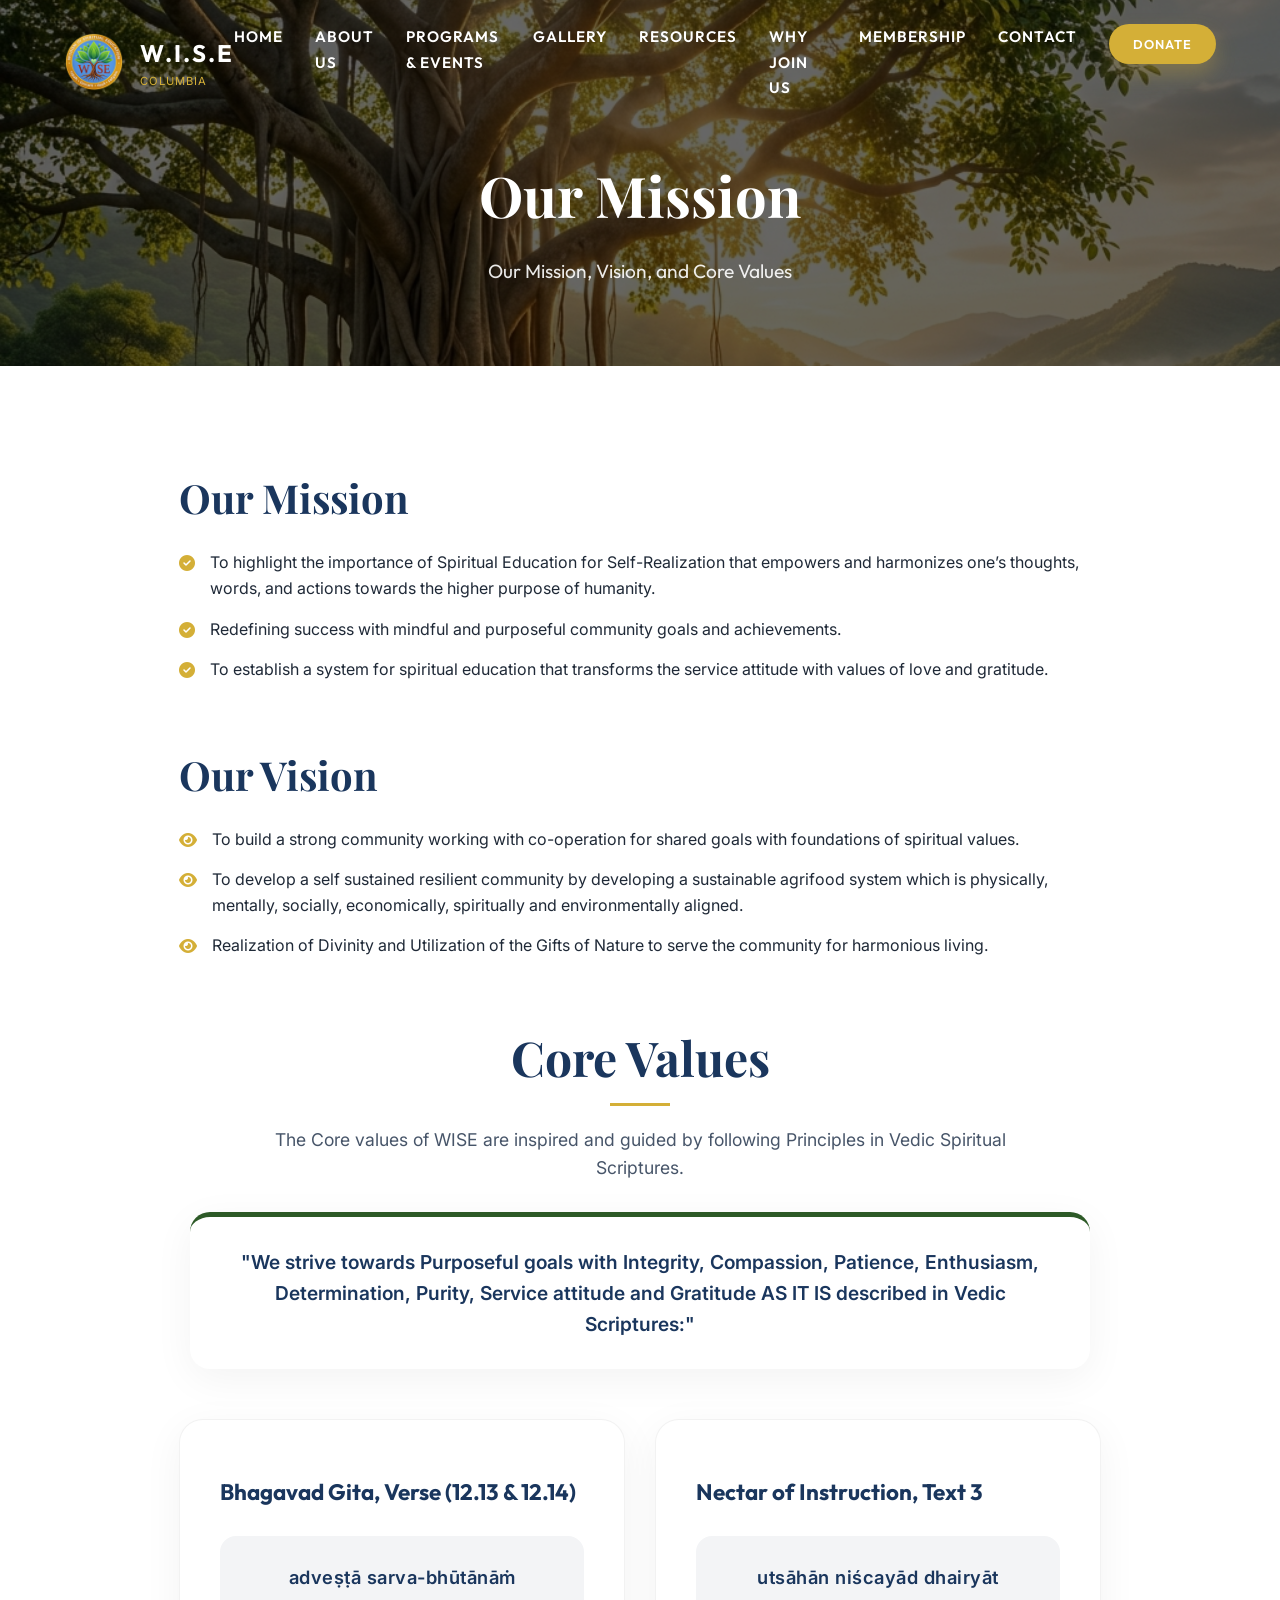
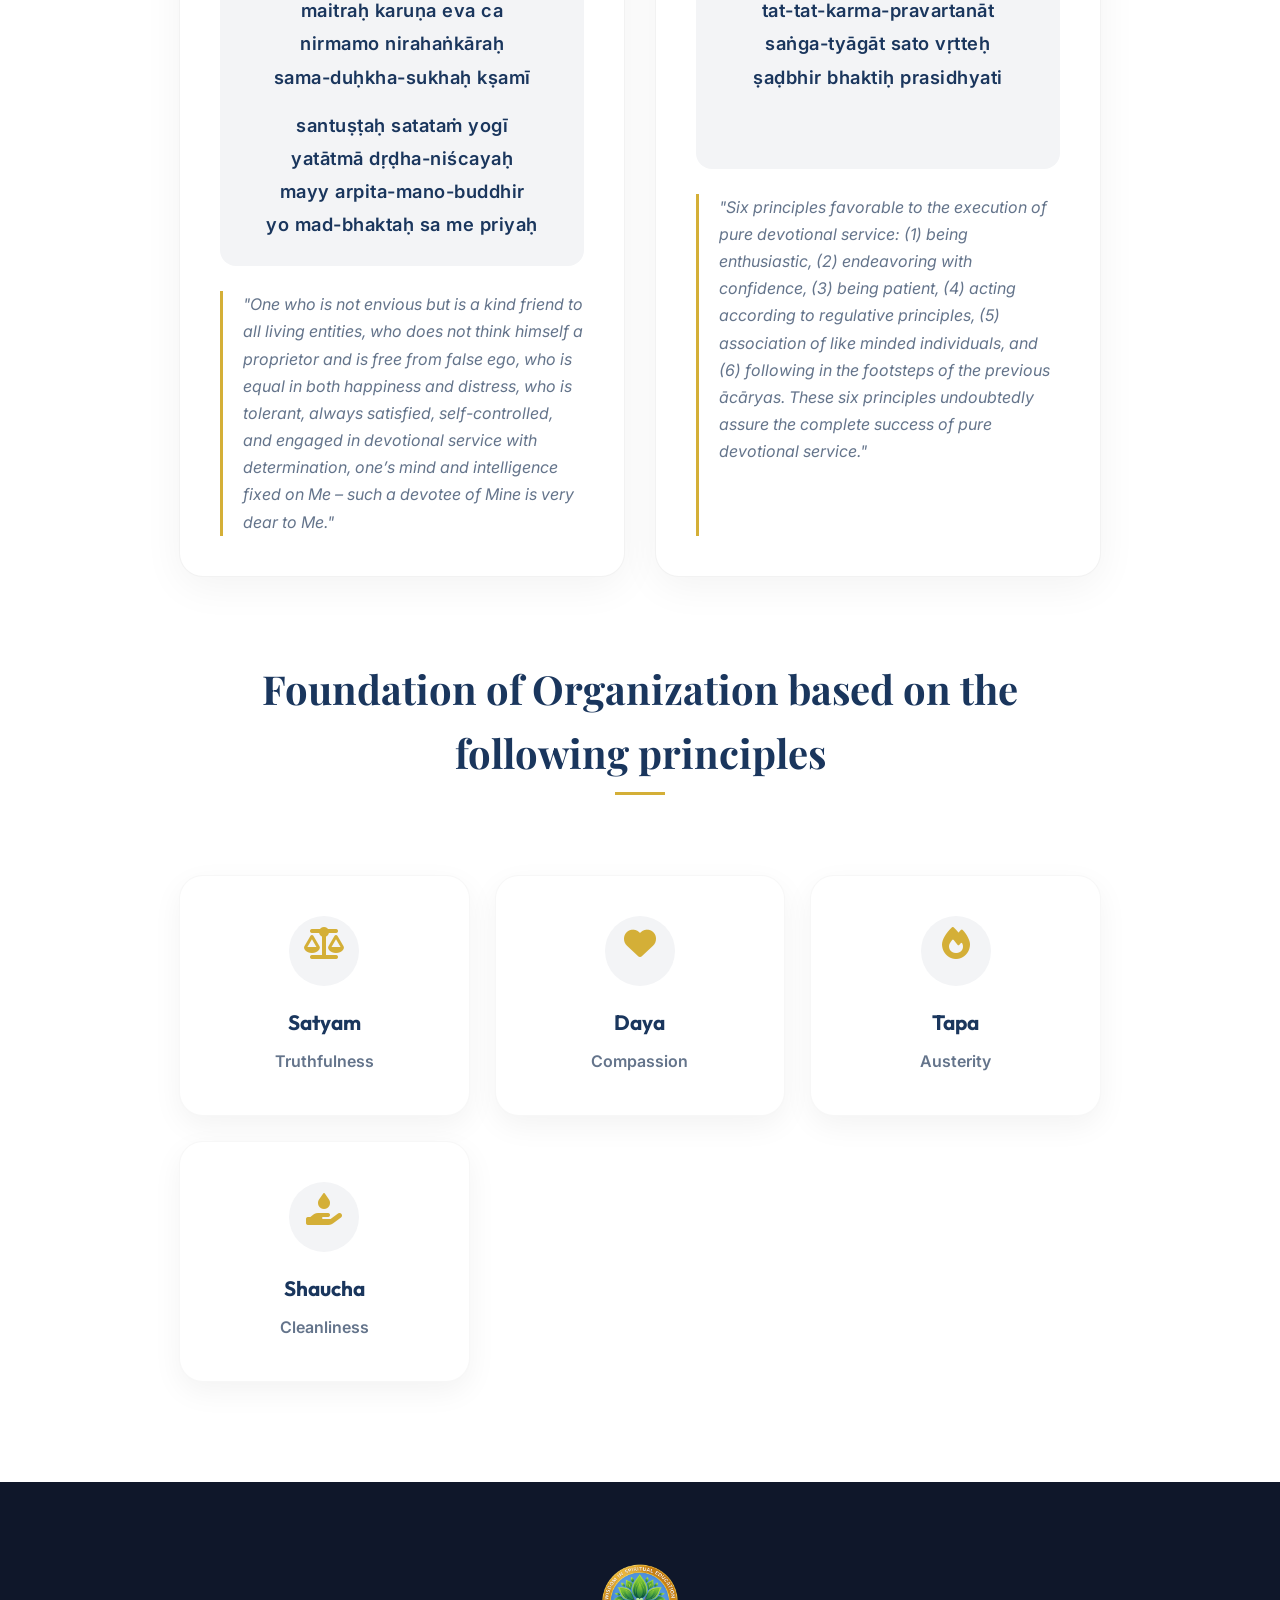
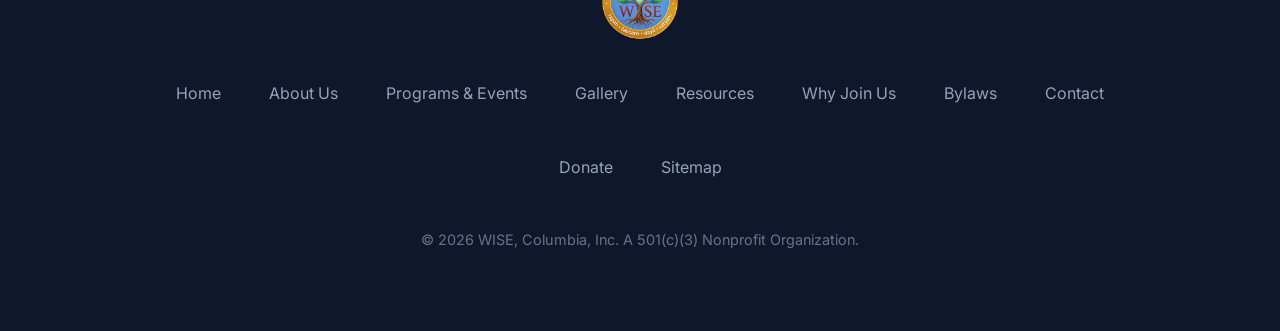
<file: mission.html>
<!DOCTYPE html>
<html lang="en">

<head>
    <!-- Google tag (gtag.js) - Google Analytics 4 -->
    <script async src="https://www.googletagmanager.com/gtag/js?id=G-Z7D8WMM2XR"></script>
    <script>
      window.dataLayer = window.dataLayer || [];
      function gtag(){dataLayer.push(arguments);}
      gtag('js', new Date());
      gtag('config', 'G-Z7D8WMM2XR');
    </script>
    <meta charset="UTF-8">
    <meta name="viewport" content="width=device-width, initial-scale=1.0">
    <title>Our Mission | WISE</title>
    <meta name="description"
        content="Mission, Vision and Core Values of Wisdom in Spiritual Education (W.I.S.E.) (WISE).">
    <link rel="stylesheet" href="assets/css/style.css">
    <link rel="icon" type="image/png" href="assets/images/logo.png">
    <link rel="stylesheet" href="https://cdnjs.cloudflare.com/ajax/libs/font-awesome/6.4.0/css/all.min.css" integrity="sha512-iecdLmaskl7CVkqkXNQ/ZH/XLlvWZOJyj7Yy7tcenmpD1ypASozpmT/E0iPtmFIB46ZmdtAc9eNBvH0H/ZpiBw==" crossorigin="anonymous" referrerpolicy="no-referrer">
</head>

<body>

    <!-- Navigation -->
    <nav id="navbar" class="scrolled">
        <div class="logo-container">
            <a href="index.html" style="display: flex; align-items: center; text-decoration: none; gap: 1rem;">
                <img src="assets/images/logo.png" alt="WISE Logo">
                <div class="logo-text">
                    <span class="font-outfit logo-text-main">W.I.S.E</span>
                    <p class="logo-text-sub">Columbia</p>
                </div>
            </a>
        </div>
        <ul class="nav-links">
            <li><a href="index.html">Home</a></li>
            <li><a href="about-us.html">About Us</a></li>
            <li><a href="programs.html">Programs & Events</a></li>
            <li><a href="gallery.html">Gallery</a></li>
            <li><a href="resources.html">Resources</a></li>
            <li><a href="join-us.html">Why Join Us</a></li>
            <li><a href="membership.html">Membership</a></li>
            <li><a href="contact.html">Contact</a></li>
            <li><a href="donate.html" class="btn-primary" style="padding: 0.6rem 1.5rem; font-size: 0.8rem;">Donate</a></li>
        </ul>
        <div class="mobile-toggle">
            <i class="fas fa-bars"></i>
        </div>
    </nav>
    <div class="mobile-overlay"></div>

    <!-- Header Section -->
    <section class="page-header"
        style="background: linear-gradient(rgba(0,0,0,0.6), rgba(0,0,0,0.6)), url('assets/images/hero.png'); background-size: cover; background-position: center; padding: 150px 10% 80px;">
        <div class="container" style="text-align: center; color: white;">
            <h1 class="font-heading" style="font-size: 3.5rem;">Our Mission</h1>
            <p class="font-outfit" style="font-size: 1.2rem; opacity: 0.9; margin-top: 1rem;">Our Mission, Vision, and
                Core Values</p>
        </div>
    </section>

    <!-- Mission & Vision -->
    <section id="mission-vision">
        <div class="container">
            <div class="mission-vision-content" style="max-width: 1000px; margin: 0 auto;">
                <div class="reveal" style="margin-bottom: 60px;">
                    <h2 class="font-heading" style="color: var(--secondary); font-size: 2.5rem; margin-bottom: 20px;">
                        Our Mission</h2>
                    <ul style="list-style: none;">
                        <li style="margin-bottom: 15px; display: flex; gap: 15px;">
                            <i class="fas fa-check-circle" style="color: var(--primary); margin-top: 5px;"></i>
                            <p>To highlight the importance of Spiritual Education for Self-Realization that empowers and
                                harmonizes one’s thoughts, words, and actions towards the higher purpose of humanity.
                            </p>
                        </li>
                        <li style="margin-bottom: 15px; display: flex; gap: 15px;">
                            <i class="fas fa-check-circle" style="color: var(--primary); margin-top: 5px;"></i>
                            <p>Redefining success with mindful and purposeful community goals and achievements.</p>
                        </li>
                        <li style="margin-bottom: 15px; display: flex; gap: 15px;">
                            <i class="fas fa-check-circle" style="color: var(--primary); margin-top: 5px;"></i>
                            <p>To establish a system for spiritual education that transforms the service attitude with
                                values of love and gratitude.</p>
                        </li>
                    </ul>
                </div>

                <div class="reveal" style="margin-bottom: 60px;">
                    <h2 class="font-heading" style="color: var(--secondary); font-size: 2.5rem; margin-bottom: 20px;">
                        Our Vision</h2>
                    <ul style="list-style: none;">
                        <li style="margin-bottom: 15px; display: flex; gap: 15px;">
                            <i class="fas fa-eye" style="color: var(--primary); margin-top: 5px;"></i>
                            <p>To build a strong community working with co-operation for shared goals with foundations
                                of spiritual values.</p>
                        </li>
                        <li style="margin-bottom: 15px; display: flex; gap: 15px;">
                            <i class="fas fa-eye" style="color: var(--primary); margin-top: 5px;"></i>
                            <p>To develop a self sustained resilient community by developing a sustainable agrifood
                                system which is physically, mentally, socially, economically, spiritually and
                                environmentally aligned.</p>
                        </li>
                        <li style="margin-bottom: 15px; display: flex; gap: 15px;">
                            <i class="fas fa-eye" style="color: var(--primary); margin-top: 5px;"></i>
                            <p>Realization of Divinity and Utilization of the Gifts of Nature to serve the community for
                                harmonious living.</p>
                        </li>
                    </ul>
                </div>

                <div id="core-values" class="reveal" style="margin-bottom: 80px; text-align: center;">
                    <h2 class="font-heading"
                        style="color: var(--secondary); font-size: 3rem; margin-bottom: 30px; position: relative; display: inline-block;">
                        Core Values
                        <span
                            style="position: absolute; bottom: -10px; left: 50%; transform: translateX(-50%); width: 60px; height: 3px; background: var(--primary);"></span>
                    </h2>
                    <p style="max-width: 800px; margin: 0 auto 30px; font-size: 1.1rem; color: #475569;">The Core values
                        of WISE are inspired and guided by following Principles in Vedic Spiritual Scriptures.</p>
                    <div
                        style="background: white; padding: 30px; border-radius: 20px; box-shadow: 0 10px 40px rgba(0,0,0,0.05); border-top: 5px solid var(--accent); max-width: 900px; margin: 0 auto 50px;">
                        <p style="font-weight: 600; color: var(--secondary); font-size: 1.2rem; line-height: 1.6;">"We
                            strive towards Purposeful goals with Integrity, Compassion, Patience, Enthusiasm,
                            Determination, Purity, Service attitude and Gratitude AS IT IS described in Vedic
                            Scriptures:"</p>
                    </div>

                    <div class="scripture-grid">
                        <!-- Scripture Card 1 -->
                        <div
                            style="background: white; padding: 40px; border-radius: 24px; box-shadow: 0 10px 40px rgba(0,0,0,0.05); display: flex; flex-direction: column; border: 1px solid rgba(0,0,0,0.05);">
                            <div style="margin-bottom: 25px;">

                                <h4 class="font-outfit"
                                    style="color: var(--secondary); font-weight: 700; font-size: 1.4rem; margin-top: 15px;">
                                    Bhagavad Gita, Verse (12.13 & 12.14)</h4>
                            </div>

                            <div
                                style="background: var(--bg-muted); padding: 25px; border-radius: 16px; margin-bottom: 25px; text-align: center; flex-grow: 0;">
                                <p
                                    style="font-size: 1.15rem; color: var(--secondary); font-weight: 600; line-height: 1.8; margin-bottom: 15px; letter-spacing: 0.5px;">
                                    adveṣṭā sarva-bhūtānāṁ<br>
                                    maitraḥ karuṇa eva ca<br>
                                    nirmamo nirahaṅkāraḥ<br>
                                    sama-duḥkha-sukhaḥ kṣamī
                                </p>
                                <p
                                    style="font-size: 1.15rem; color: var(--secondary); font-weight: 600; line-height: 1.8; letter-spacing: 0.5px;">
                                    santuṣṭaḥ satataṁ yogī<br>
                                    yatātmā dṛḍha-niścayaḥ<br>
                                    mayy arpita-mano-buddhir<br>
                                    yo mad-bhaktaḥ sa me priyaḥ
                                </p>
                            </div>

                            <div
                                style="position: relative; padding-left: 20px; border-left: 3px solid var(--primary); flex-grow: 1;">
                                <p style="font-style: italic; color: #64748B; font-size: 1rem; line-height: 1.7;">"One
                                    who is not envious but is a kind friend to all living entities, who does not think
                                    himself a proprietor and is free from false ego, who is equal in both happiness and
                                    distress, who is tolerant, always satisfied, self-controlled, and engaged in
                                    devotional service with determination, one’s mind and intelligence fixed on Me –
                                    such a devotee of Mine is very dear to Me."</p>
                            </div>
                        </div>

                        <!-- Scripture Card 2 -->
                        <div
                            style="background: white; padding: 40px; border-radius: 24px; box-shadow: 0 10px 40px rgba(0,0,0,0.05); display: flex; flex-direction: column; border: 1px solid rgba(0,0,0,0.05);">
                            <div style="margin-bottom: 25px;">

                                <h4 class="font-outfit"
                                    style="color: var(--secondary); font-weight: 700; font-size: 1.4rem; margin-top: 15px;">
                                    Nectar of Instruction, Text 3</h4>
                            </div>

                            <div
                                style="background: var(--bg-muted); padding: 25px; border-radius: 16px; margin-bottom: 25px; text-align: center; flex-grow: 0;">
                                <p
                                    style="font-size: 1.15rem; color: var(--secondary); font-weight: 600; line-height: 1.8; letter-spacing: 0.5px;">
                                    utsāhān niścayād dhairyāt<br>
                                    tat-tat-karma-pravartanāt<br>
                                    saṅga-tyāgāt sato vṛtteḥ<br>
                                    ṣaḍbhir bhaktiḥ prasidhyati
                                </p>
                                <div style="height: 50px;"></div> <!-- Spacer for symmetry -->
                            </div>

                            <div
                                style="position: relative; padding-left: 20px; border-left: 3px solid var(--primary); flex-grow: 1;">
                                <p style="font-style: italic; color: #64748B; font-size: 1rem; line-height: 1.7;">"Six
                                    principles favorable to the execution of pure devotional service: (1) being
                                    enthusiastic, (2) endeavoring with confidence, (3) being patient, (4) acting
                                    according to regulative principles, (5) association of like minded individuals, and
                                    (6) following in the footsteps of the previous ācāryas. These six principles
                                    undoubtedly assure the complete success of pure devotional service."</p>
                            </div>
                        </div>
                    </div>
                </div>

                <!-- Foundation Principles -->
                <div class="reveal" style="text-align: center; margin-top: 40px;">
                    <h2 class="font-heading"
                        style="color: var(--secondary); font-size: 2.5rem; margin-bottom: 40px; position: relative; display: inline-block;">
                        Foundation of Organization based on the following principles
                        <span
                            style="position: absolute; bottom: -10px; left: 50%; transform: translateX(-50%); width: 50px; height: 3px; background: var(--primary);"></span>
                    </h2>
                    <div class="pillars-grid"
                        style="display: grid; grid-template-columns: repeat(auto-fit, minmax(220px, 1fr)); gap: 25px;">
                        <div class="pillar-item"
                            style="background: white; padding: 40px 30px; border-radius: 24px; box-shadow: 0 10px 30px rgba(0,0,0,0.05); transition: var(--transition); border: 1px solid rgba(0,0,0,0.03);">
                            <div
                                style="width: 70px; height: 70px; background: var(--bg-muted); border-radius: 50%; display: flex; align-items: center; justify-content: center; margin: 0 auto 20px; color: var(--primary);">
                                <i class="fas fa-balance-scale" style="font-size: 2rem;"></i>
                            </div>
                            <h4 class="font-outfit"
                                style="font-weight: 700; font-size: 1.3rem; color: var(--secondary); margin-bottom: 10px;">
                                Satyam</h4>
                            <p style="color: #64748B; font-weight: 600;">Truthfulness</p>
                        </div>
                        <div class="pillar-item"
                            style="background: white; padding: 40px 30px; border-radius: 24px; box-shadow: 0 10px 30px rgba(0,0,0,0.05); transition: var(--transition); border: 1px solid rgba(0,0,0,0.03);">
                            <div
                                style="width: 70px; height: 70px; background: var(--bg-muted); border-radius: 50%; display: flex; align-items: center; justify-content: center; margin: 0 auto 20px; color: var(--primary);">
                                <i class="fas fa-heart" style="font-size: 2rem;"></i>
                            </div>
                            <h4 class="font-outfit"
                                style="font-weight: 700; font-size: 1.3rem; color: var(--secondary); margin-bottom: 10px;">
                                Daya</h4>
                            <p style="color: #64748B; font-weight: 600;">Compassion</p>
                        </div>
                        <div class="pillar-item"
                            style="background: white; padding: 40px 30px; border-radius: 24px; box-shadow: 0 10px 30px rgba(0,0,0,0.05); transition: var(--transition); border: 1px solid rgba(0,0,0,0.03);">
                            <div
                                style="width: 70px; height: 70px; background: var(--bg-muted); border-radius: 50%; display: flex; align-items: center; justify-content: center; margin: 0 auto 20px; color: var(--primary);">
                                <i class="fas fa-fire" style="font-size: 2rem;"></i>
                            </div>
                            <h4 class="font-outfit"
                                style="font-weight: 700; font-size: 1.3rem; color: var(--secondary); margin-bottom: 10px;">
                                Tapa</h4>
                            <p style="color: #64748B; font-weight: 600;">Austerity</p>
                        </div>
                        <div class="pillar-item"
                            style="background: white; padding: 40px 30px; border-radius: 24px; box-shadow: 0 10px 30px rgba(0,0,0,0.05); transition: var(--transition); border: 1px solid rgba(0,0,0,0.03);">
                            <div
                                style="width: 70px; height: 70px; background: var(--bg-muted); border-radius: 50%; display: flex; align-items: center; justify-content: center; margin: 0 auto 20px; color: var(--primary);">
                                <i class="fas fa-hand-holding-water" style="font-size: 2rem;"></i>
                            </div>
                            <h4 class="font-outfit"
                                style="font-weight: 700; font-size: 1.3rem; color: var(--secondary); margin-bottom: 10px;">
                                Shaucha</h4>
                            <p style="color: #64748B; font-weight: 600;">Cleanliness</p>
                        </div>
                    </div>
                </div>
            </div>
        </div>
    </section>

    <!-- Footer -->
    <footer>
        <div class="footer-logo">
            <img src="assets/images/logo.png" alt="WISE Logo">
        </div>
        <div class="footer-links">
            <a href="index.html">Home</a>
            <a href="about-us.html">About Us</a>
            <a href="programs.html">Programs & Events</a>
            <a href="gallery.html">Gallery</a>
            <a href="resources.html">Resources</a>
            <a href="join-us.html">Why Join Us</a>
            <a href="bylaws.html">Bylaws</a>
            <a href="contact.html">Contact</a>
            <a href="donate.html">Donate</a>
            <a href="sitemap.xml">Sitemap</a>
        </div>
        <p style="color: #64748B; font-size: 0.9rem; margin-top: 2rem;">&copy; 2026 WISE, Columbia, Inc. A 501(c)(3)
            Nonprofit Organization.</p>
    </footer>

    <script src="assets/js/script.js"></script>
</body>
</file>
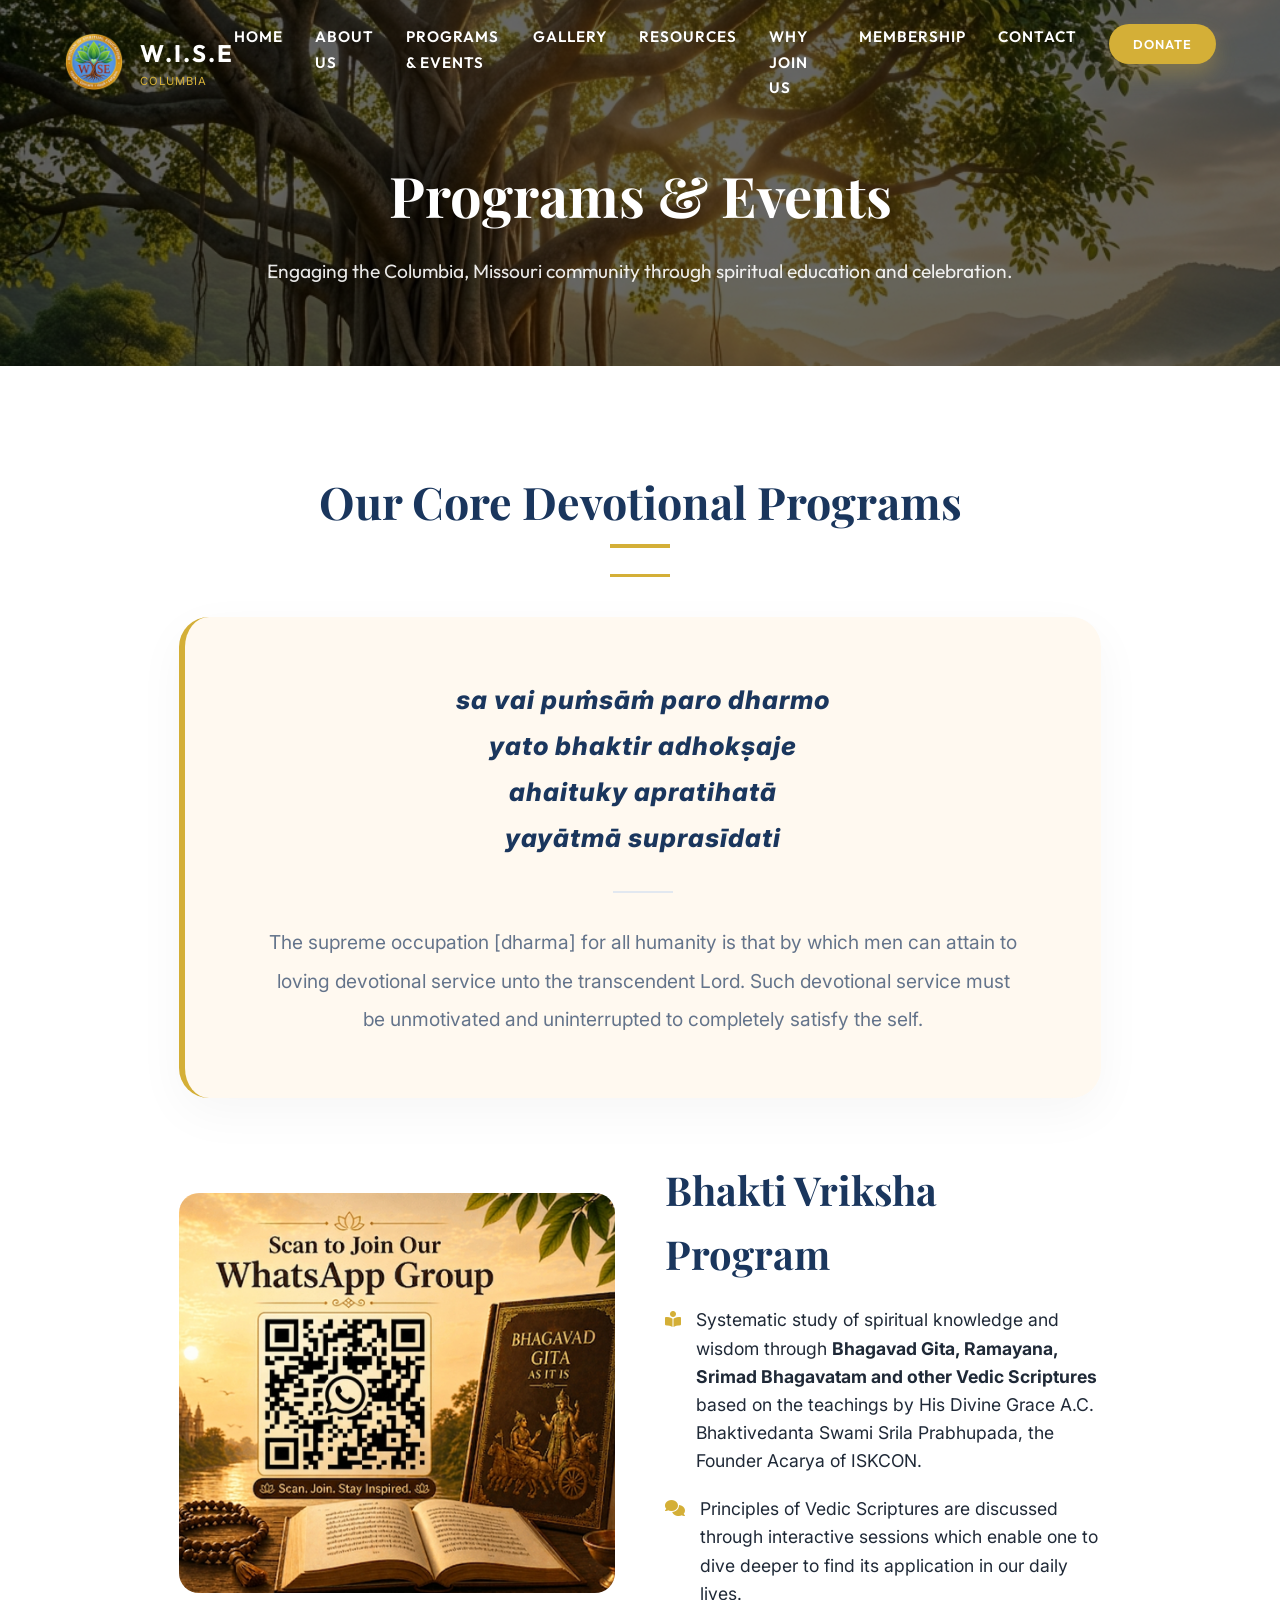
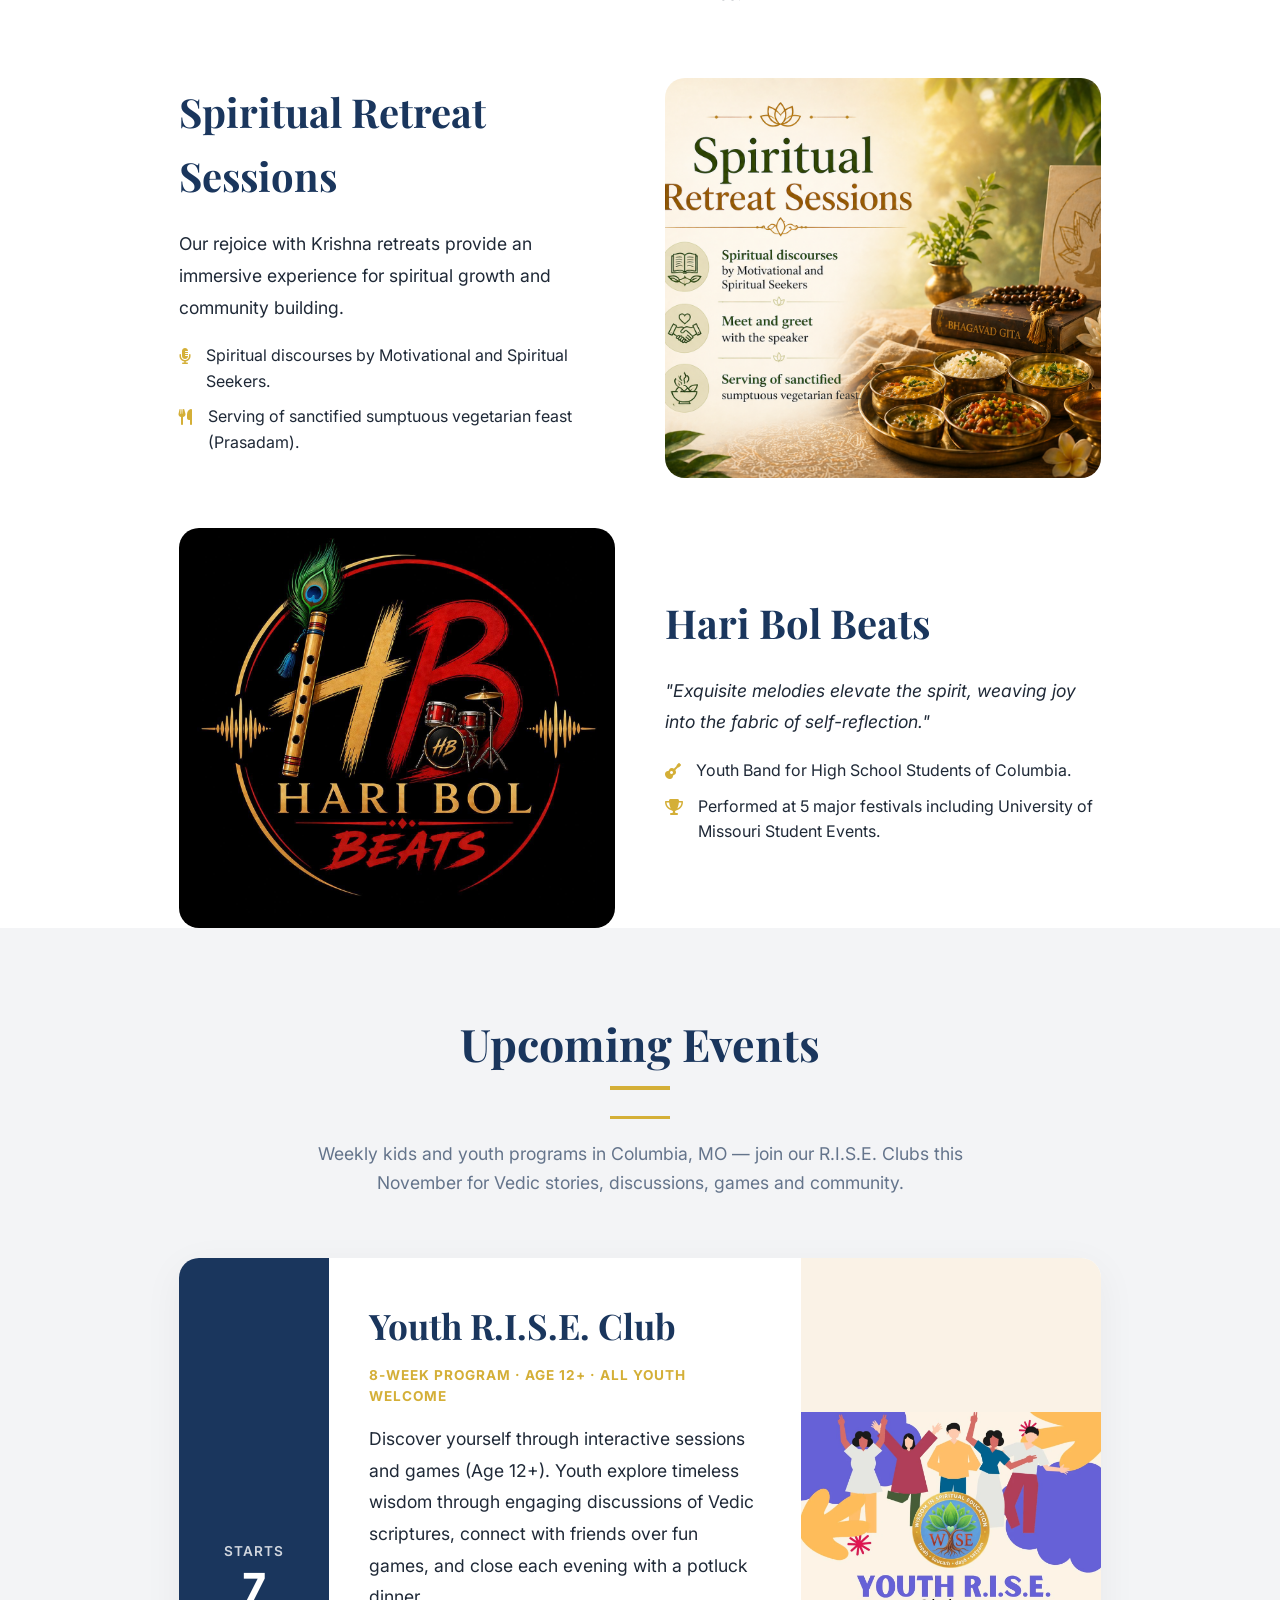
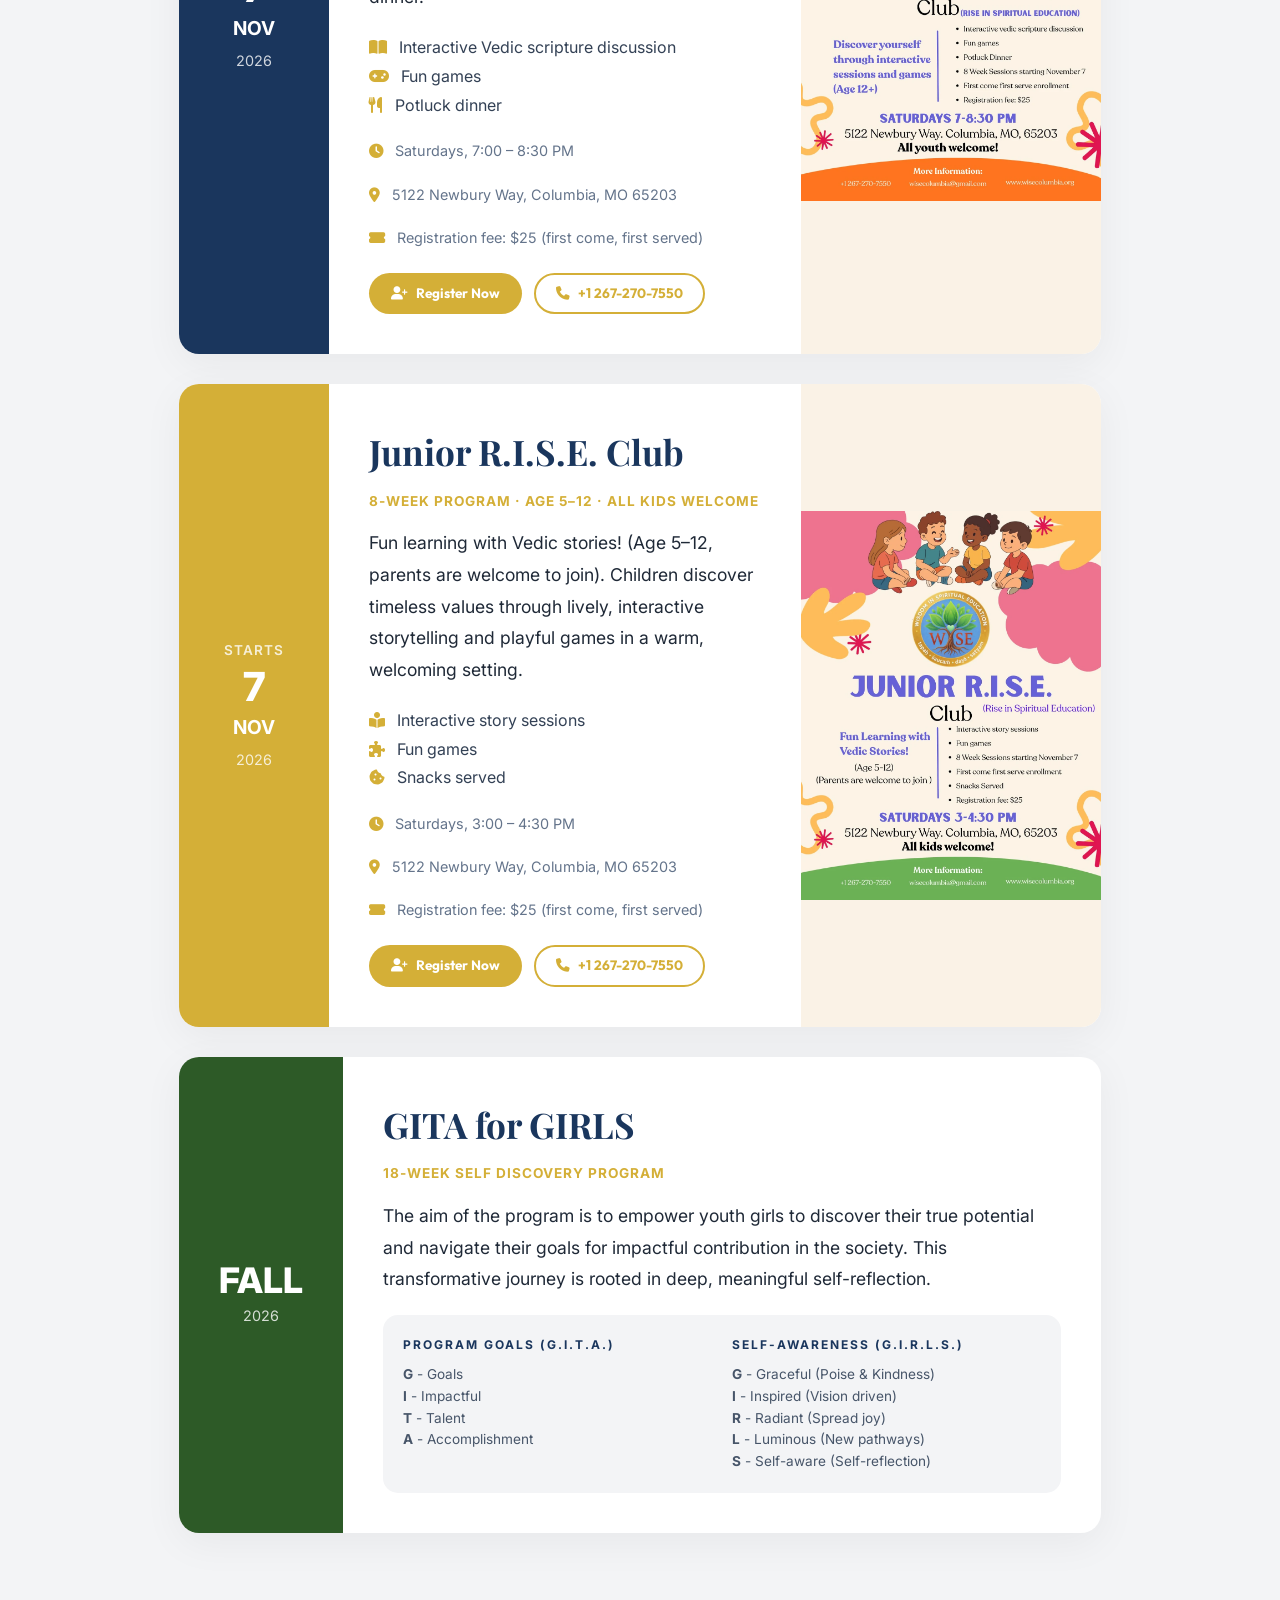
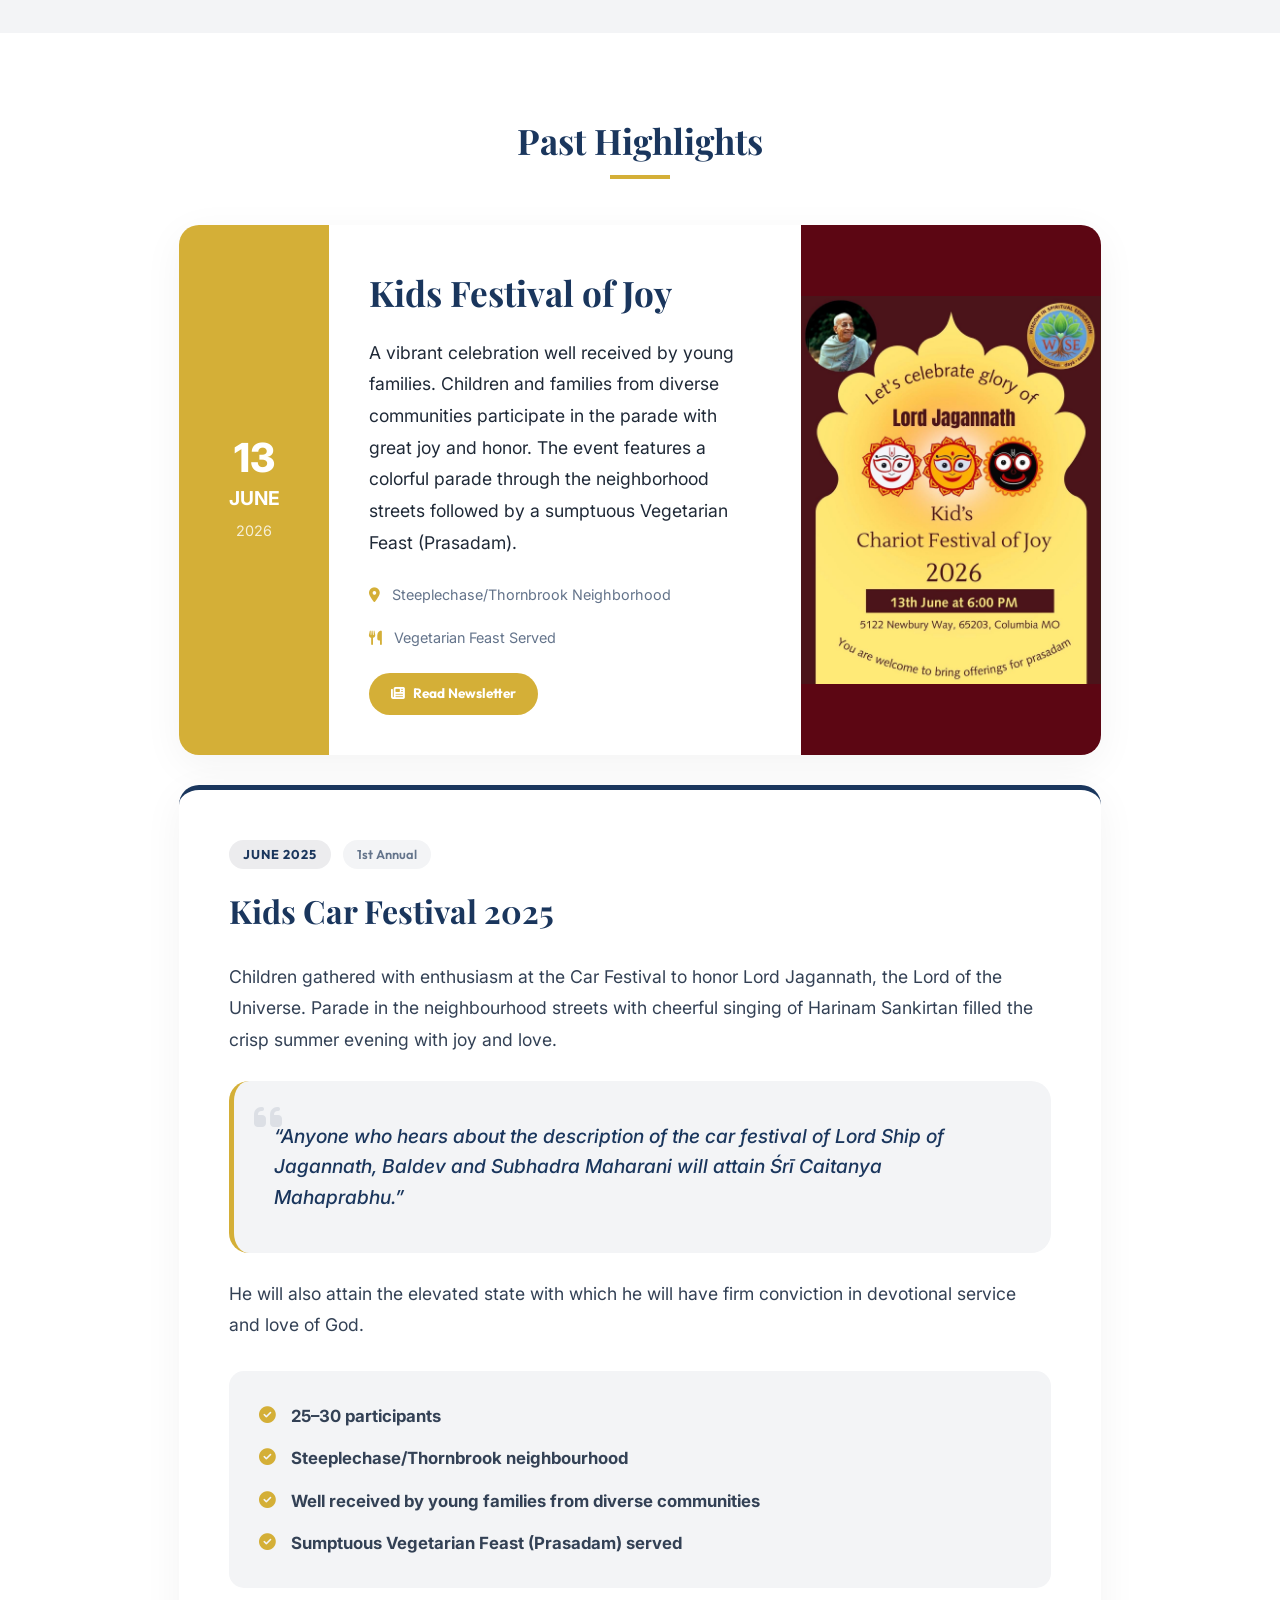
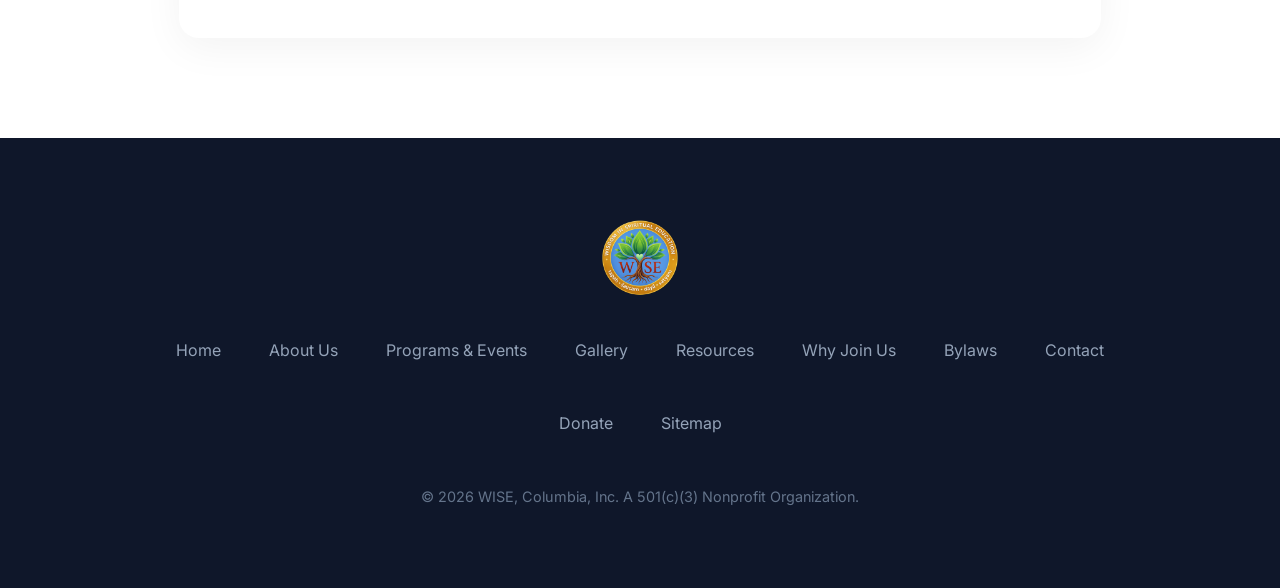
<file: programs.html>
<!DOCTYPE html>
<html lang="en">

<head>
    <!-- Google tag (gtag.js) - Google Analytics 4 -->
    <script async src="https://www.googletagmanager.com/gtag/js?id=G-Z7D8WMM2XR"></script>
    <script>
      window.dataLayer = window.dataLayer || [];
      function gtag(){dataLayer.push(arguments);}
      gtag('js', new Date());
      gtag('config', 'G-Z7D8WMM2XR');
    </script>
    <meta charset="UTF-8">
    <meta name="viewport" content="width=device-width, initial-scale=1.0">
    <title>Kids &amp; Youth Programs and Events in Columbia, MO | WISE Columbia</title>
    <meta name="description"
        content="Weekly kids and youth programs in Columbia, Missouri: Junior R.I.S.E. Club (Saturdays 3-4:30 PM) and Youth R.I.S.E. Club (Saturdays 7-8:30 PM) starting November 7, 2026, plus Bhagavad Gita study, spiritual retreats, and community festivals by WISE Columbia.">
    <link rel="canonical" href="https://www.wisecolumbia.org/programs">
    <meta name="robots" content="index, follow, max-image-preview:large">

    <!-- Local / geo -->
    <meta name="geo.region" content="US-MO">
    <meta name="geo.placename" content="Columbia, Missouri">

    <!-- Open Graph / Social -->
    <meta property="og:type" content="website">
    <meta property="og:site_name" content="WISE Columbia">
    <meta property="og:title" content="Kids &amp; Youth Programs and Events in Columbia, MO | WISE Columbia">
    <meta property="og:description" content="Junior R.I.S.E. Club (Saturdays 3-4:30 PM) and Youth R.I.S.E. Club (Saturdays 7-8:30 PM) start November 7, 2026 in Columbia, MO. Vedic stories, discussions, games and community.">
    <meta property="og:url" content="https://www.wisecolumbia.org/programs">
    <meta property="og:image" content="https://www.wisecolumbia.org/assets/images/hero.png">
    <meta property="og:locale" content="en_US">
    <meta name="twitter:card" content="summary_large_image">
    <meta name="twitter:title" content="Kids &amp; Youth Programs and Events in Columbia, MO | WISE Columbia">
    <meta name="twitter:description" content="Weekly R.I.S.E. Clubs for kids and youth in Columbia, MO starting November 7, 2026. $25 registration, all welcome.">
    <meta name="twitter:image" content="https://www.wisecolumbia.org/assets/images/hero.png">

    <!-- Structured data: organization + events (Google rich results) -->
    <script type="application/ld+json">
    {
      "@context": "https://schema.org",
      "@graph": [
        {
          "@type": "NGO",
          "@id": "https://www.wisecolumbia.org/#organization",
          "name": "WISE Columbia (Wisdom in Spiritual Education)",
          "alternateName": "W.I.S.E. Columbia",
          "url": "https://www.wisecolumbia.org/",
          "logo": "https://www.wisecolumbia.org/assets/images/logo.png",
          "email": "wisecolumbia@gmail.com",
          "telephone": "+1-267-270-7550",
          "nonprofitStatus": "Nonprofit501c3",
          "areaServed": { "@type": "City", "name": "Columbia, Missouri" },
          "address": {
            "@type": "PostalAddress",
            "streetAddress": "5122 Newbury Way",
            "addressLocality": "Columbia",
            "addressRegion": "MO",
            "postalCode": "65203",
            "addressCountry": "US"
          }
        },
        {
          "@type": "Place",
          "@id": "https://www.wisecolumbia.org/#venue",
          "name": "WISE Columbia",
          "address": {
            "@type": "PostalAddress",
            "streetAddress": "5122 Newbury Way",
            "addressLocality": "Columbia",
            "addressRegion": "MO",
            "postalCode": "65203",
            "addressCountry": "US"
          }
        },
        {
          "@type": "Event",
          "name": "Youth R.I.S.E. Club - Columbia, MO",
          "description": "8-week youth program (Age 12+) in Columbia, Missouri: interactive Vedic scripture discussion, fun games and potluck dinner. Saturdays 7:00-8:30 PM starting November 7. All youth welcome. First come, first served enrollment.",
          "startDate": "2026-11-07T19:00:00-06:00",
          "endDate": "2026-11-07T20:30:00-06:00",
          "eventSchedule": {
            "@type": "Schedule",
            "startDate": "2026-11-07",
            "repeatFrequency": "P1W",
            "repeatCount": 8,
            "byDay": "https://schema.org/Saturday",
            "startTime": "19:00:00",
            "endTime": "20:30:00",
            "scheduleTimezone": "America/Chicago"
          },
          "eventStatus": "https://schema.org/EventScheduled",
          "eventAttendanceMode": "https://schema.org/OfflineEventAttendanceMode",
          "location": { "@id": "https://www.wisecolumbia.org/#venue" },
          "image": ["https://www.wisecolumbia.org/assets/images/youth_rise_club.webp"],
          "organizer": { "@id": "https://www.wisecolumbia.org/#organization" },
          "typicalAgeRange": "12+",
          "offers": {
            "@type": "Offer",
            "price": "25",
            "priceCurrency": "USD",
            "availability": "https://schema.org/InStock",
            "url": "https://www.wisecolumbia.org/programs#upcoming-events"
          }
        },
        {
          "@type": "Event",
          "name": "Junior R.I.S.E. Club - Columbia, MO",
          "description": "8-week kids program (Age 5-12) in Columbia, Missouri: fun learning with Vedic stories through interactive story sessions, games and snacks. Saturdays 3:00-4:30 PM starting November 7. All kids welcome (parents welcome to join). First come, first served enrollment.",
          "startDate": "2026-11-07T15:00:00-06:00",
          "endDate": "2026-11-07T16:30:00-06:00",
          "eventSchedule": {
            "@type": "Schedule",
            "startDate": "2026-11-07",
            "repeatFrequency": "P1W",
            "repeatCount": 8,
            "byDay": "https://schema.org/Saturday",
            "startTime": "15:00:00",
            "endTime": "16:30:00",
            "scheduleTimezone": "America/Chicago"
          },
          "eventStatus": "https://schema.org/EventScheduled",
          "eventAttendanceMode": "https://schema.org/OfflineEventAttendanceMode",
          "location": { "@id": "https://www.wisecolumbia.org/#venue" },
          "image": ["https://www.wisecolumbia.org/assets/images/junior_rise_club.webp"],
          "organizer": { "@id": "https://www.wisecolumbia.org/#organization" },
          "typicalAgeRange": "5-12",
          "offers": {
            "@type": "Offer",
            "price": "25",
            "priceCurrency": "USD",
            "availability": "https://schema.org/InStock",
            "url": "https://www.wisecolumbia.org/programs#upcoming-events"
          }
        },
        {
          "@type": "BreadcrumbList",
          "itemListElement": [
            { "@type": "ListItem", "position": 1, "name": "Home", "item": "https://www.wisecolumbia.org/" },
            { "@type": "ListItem", "position": 2, "name": "Programs & Events", "item": "https://www.wisecolumbia.org/programs" }
          ]
        }
      ]
    }
    </script>
    <link rel="stylesheet" href="assets/css/style.css">
    <link rel="icon" type="image/png" href="assets/images/logo.png">
    <link rel="stylesheet" href="https://cdnjs.cloudflare.com/ajax/libs/font-awesome/6.4.0/css/all.min.css"
        integrity="sha512-iecdLmaskl7CVkqkXNQ/ZH/XLlvWZOJyj7Yy7tcenmpD1ypASozpmT/E0iPtmFIB46ZmdtAc9eNBvH0H/ZpiBw=="
        crossorigin="anonymous" referrerpolicy="no-referrer">
    <style>
        .verse-box {
            max-width: 1100px;
            margin: 40px auto 0;
            padding: 60px 80px;
            background: #fff9f0;
            border-radius: 30px;
            border-left: 6px solid var(--primary);
            box-shadow: 0 15px 50px rgba(0,0,0,0.04);
            text-align: center;
        }

        .shlok-text {
            font-size: 1.6rem;
            color: var(--secondary);
            font-style: italic;
            font-weight: 800;
            margin-bottom: 30px;
            line-height: 1.8;
            letter-spacing: 1px;
            font-family: var(--font-heading);
        }

        .translation-text {
            font-size: 1.2rem;
            line-height: 2;
            color: #64748B;
            font-style: normal;
            max-width: 900px;
            margin: 0 auto;
        }

        @media (max-width: 768px) {
            .verse-box {
                padding: 30px 15px;
                margin: 25px 5px 0;
                border-left-width: 4px;
                border-radius: 20px;
            }

            .shlok-text {
                font-size: 1.1rem;
                margin-bottom: 20px;
                line-height: 1.6;
                letter-spacing: 0.3px;
            }

            .translation-text {
                font-size: 0.95rem;
                line-height: 1.7;
            }
        }
    </style>
</head>

<body>

    <!-- Navigation -->
    <nav id="navbar" class="scrolled">
        <div class="logo-container">
            <a href="index.html" style="display: flex; align-items: center; text-decoration: none; gap: 1rem;">
                <img src="assets/images/logo.png" alt="WISE Logo">
                <div class="logo-text">
                    <span class="font-outfit logo-text-main">W.I.S.E</span>
                    <p class="logo-text-sub">Columbia</p>
                </div>
            </a>
        </div>
        <ul class="nav-links">
            <li><a href="index.html">Home</a></li>
            <li><a href="about-us.html">About Us</a></li>
            <li><a href="programs.html" class="active">Programs & Events</a></li>
            <li><a href="gallery.html">Gallery</a></li>
            <li><a href="resources.html">Resources</a></li>
            <li><a href="join-us.html">Why Join Us</a></li>
            <li><a href="membership.html">Membership</a></li>
            <li><a href="contact.html">Contact</a></li>
            <li><a href="donate.html" class="btn-primary" style="padding: 0.6rem 1.5rem; font-size: 0.8rem;">Donate</a>
            </li>
        </ul>
        <div class="mobile-toggle">
            <i class="fas fa-bars"></i>
        </div>
    </nav>
    <div class="mobile-overlay"></div>

    <!-- Header Section -->
    <section class="page-header"
        style="background: linear-gradient(rgba(0,0,0,0.6), rgba(0,0,0,0.6)), url('assets/images/hero.png'); background-size: cover; background-position: center; padding: 150px 10% 80px;">
        <div class="container" style="text-align: center; color: white;">
            <h1 class="font-heading" style="font-size: 3.5rem;">Programs & Events</h1>
            <p class="font-outfit" style="font-size: 1.2rem; opacity: 0.9; margin-top: 1rem;">Engaging the Columbia, Missouri
                community through spiritual education and celebration.</p>
        </div>
    </section>

    <!-- Programs Detail -->
    <section id="programs" style="padding-bottom: 0;">
        <div class="container">
            <div class="section-title reveal" style="text-align: center; margin-bottom: 60px;">
                <h2 class="font-heading" style="font-size: 2.8rem; color: var(--secondary);">Our Core Devotional
                    Programs</h2>
                <div style="width: 60px; height: 3px; background: var(--primary); margin: 20px auto;"></div>

                <div class="verse-box">
                    <p class="shlok-text">
                        sa vai puṁsāṁ paro dharmo<br>
                        yato bhaktir adhokṣaje<br>
                        ahaituky apratihatā<br>
                        yayātmā suprasīdati
                    </p>
                    <div style="width: 60px; height: 2px; background: #e2e8f0; margin: 0 auto 30px;"></div>
                    <p class="translation-text">
                        The supreme occupation [dharma] for all humanity is that by which men can attain to loving
                        devotional service unto the transcendent Lord. Such devotional service must be unmotivated and
                        uninterrupted to completely satisfy the self.
                    </p>
                </div>
            </div>

            <div class="program-list">
                <!-- Program 1 -->
                <div class="program-item reveal">
                    <div class="program-image" style="background-image: url('assets/images/weekly_gita.png');"></div>
                    <div class="program-content">
                        <h2 class="font-heading"
                            style="color: var(--secondary); font-size: 2.5rem; margin-bottom: 20px;">Bhakti Vriksha Program</h2>
                        <ul style="list-style: none; margin-bottom: 20px;">
                            <li style="margin-bottom: 20px; display: flex; gap: 15px;">
                                <i class="fas fa-book-reader" style="color: var(--primary); margin-top: 5px;"></i>
                                <p style="font-size: 1.1rem; line-height: 1.6;">Systematic study of spiritual knowledge
                                    and wisdom through <strong>Bhagavad Gita, Ramayana, Srimad Bhagavatam and other Vedic
                                        Scriptures</strong> based on the teachings by His Divine Grace A.C.
                                    Bhaktivedanta Swami Srila Prabhupada, the Founder Acarya of ISKCON.</p>
                            </li>
                            <li style="margin-bottom: 20px; display: flex; gap: 15px;">
                                <i class="fas fa-comments" style="color: var(--primary); margin-top: 5px;"></i>
                                <p style="font-size: 1.1rem; line-height: 1.6;">Principles of Vedic Scriptures are
                                    discussed through interactive sessions which enable one to dive deeper to find its
                                    application in our daily lives.</p>
                            </li>
                        </ul>
                    </div>
                </div>

                <!-- Program 2 -->
                <div class="program-item reveal">
                    <div class="program-image" style="background-image: url('assets/images/spiritual_retreat.png');">
                    </div>
                    <div class="program-content">
                        <h2 class="font-heading"
                            style="color: var(--secondary); font-size: 2.5rem; margin-bottom: 20px;">Spiritual Retreat
                            Sessions</h2>
                        <p style="margin-bottom: 20px; font-size: 1.1rem; line-height: 1.8;">Our rejoice with Krishna retreats provide an
                            immersive experience for spiritual growth and community building.</p>
                        <ul style="list-style: none; margin-bottom: 20px;">
                            <li style="margin-bottom: 10px; display: flex; gap: 15px;">
                                <i class="fas fa-microphone-alt" style="color: var(--primary); margin-top: 5px;"></i>
                                <p>Spiritual discourses by Motivational and Spiritual Seekers.</p>
                            </li>
                            <li style="margin-bottom: 10px; display: flex; gap: 15px;">
                                <i class="fas fa-utensils" style="color: var(--primary); margin-top: 5px;"></i>
                                <p>Serving of sanctified sumptuous vegetarian feast (Prasadam).</p>
                            </li>
                        </ul>
                    </div>
                </div>

                <!-- Program 3 -->
                <div class="program-item reveal">
                    <div class="program-image" style="background-image: url('assets/images/hari_bol_beats.png'); background-size: contain; background-repeat: no-repeat; background-position: center; background-color: #000;"></div>
                    <div class="program-content">
                        <h2 class="font-heading"
                            style="color: var(--secondary); font-size: 2.5rem; margin-bottom: 20px;">Hari Bol Beats</h2>
                        <p style="margin-bottom: 20px; font-size: 1.1rem; line-height: 1.8; font-style: italic;">
                            "Exquisite melodies elevate the spirit, weaving joy into the fabric of self-reflection."</p>
                        <ul style="list-style: none; margin-bottom: 20px;">
                            <li style="margin-bottom: 10px; display: flex; gap: 15px;">
                                <i class="fas fa-guitar" style="color: var(--primary); margin-top: 5px;"></i>
                                <p>Youth Band for High School Students of Columbia.</p>
                            </li>
                            <li style="margin-bottom: 10px; display: flex; gap: 15px;">
                                <i class="fas fa-trophy" style="color: var(--primary); margin-top: 5px;"></i>
                                <p>Performed at 5 major festivals including University of Missouri Student Events.</p>
                            </li>
                        </ul>
                    </div>
                </div>
            </div>
        </div>
    </section>

    <!-- Upcoming Events -->
    <section id="upcoming-events" style="background: var(--bg-muted); padding-top: 80px;">
        <div class="container">
            <div class="section-title reveal" style="text-align: center; margin-bottom: 60px;">
                <h2 class="font-heading" style="font-size: 2.8rem; color: var(--secondary);">Upcoming Events</h2>
                <div style="width: 60px; height: 3px; background: var(--primary); margin: 20px auto;"></div>
                <p style="max-width: 720px; margin: 0 auto; font-size: 1.1rem; line-height: 1.7; color: #64748B;">Weekly
                    kids and youth programs in Columbia, MO &mdash; join our R.I.S.E. Clubs this November for Vedic
                    stories, discussions, games and community.</p>
            </div>

            <div style="display: flex; flex-direction: column; gap: 30px;">
                <!-- Event: YOUTH R.I.S.E. Club -->
                <div class="reveal event-card-layout"
                    style="background: white; border-radius: 20px; box-shadow: 0 10px 40px rgba(0,0,0,0.05); overflow: hidden;">
                    <div
                        style="background: var(--secondary); color: white; padding: 40px; text-align: center; display: flex; flex-direction: column; justify-content: center; min-width: 150px;">
                        <span style="font-size: 0.85rem; font-weight: 600; text-transform: uppercase; letter-spacing: 1px; opacity: 0.8;">Starts</span>
                        <span style="font-size: 2.5rem; font-weight: 800; line-height: 1; margin-top: 5px;">7</span>
                        <span style="font-size: 1.2rem; font-weight: 700; text-transform: uppercase; margin-top: 5px;">NOV</span>
                        <span style="font-size: 0.9rem; opacity: 0.8; margin-top: 5px;">2026</span>
                    </div>
                    <div style="flex: 1.5; padding: 40px; min-width: 300px; display: flex; flex-direction: column; justify-content: center;">
                        <h3 class="font-heading"
                            style="font-size: 2.2rem; color: var(--secondary); margin-bottom: 10px;">Youth R.I.S.E. Club</h3>
                        <p
                            style="color: var(--primary); font-weight: 700; text-transform: uppercase; letter-spacing: 1px; font-size: 0.85rem; margin-bottom: 15px;">
                            8-Week Program &middot; Age 12+ &middot; All Youth Welcome</p>
                        <p style="margin-bottom: 20px; font-size: 1.1rem; line-height: 1.8;">Discover yourself through
                            interactive sessions and games (Age 12+). Youth explore timeless wisdom through engaging discussions
                            of Vedic scriptures, connect with friends over fun games, and close each evening with a
                            potluck dinner.</p>
                        <ul style="list-style: none; margin-bottom: 20px; line-height: 1.8; color: #334155;">
                            <li style="display: flex; gap: 12px;"><i class="fas fa-book-open" style="color: var(--primary); margin-top: 6px;"></i><span>Interactive Vedic scripture discussion</span></li>
                            <li style="display: flex; gap: 12px;"><i class="fas fa-gamepad" style="color: var(--primary); margin-top: 6px;"></i><span>Fun games</span></li>
                            <li style="display: flex; gap: 12px;"><i class="fas fa-utensils" style="color: var(--primary); margin-top: 6px;"></i><span>Potluck dinner</span></li>
                        </ul>
                        <div style="display: flex; gap: 20px; flex-wrap: wrap; color: #64748B;">
                            <p style="font-size: 0.9rem;"><i class="fas fa-clock" style="color: var(--primary); margin-right: 8px;"></i> Saturdays, 7:00 &ndash; 8:30 PM</p>
                            <p style="font-size: 0.9rem;"><i class="fas fa-map-marker-alt" style="color: var(--primary); margin-right: 8px;"></i> 5122 Newbury Way, Columbia, MO 65203</p>
                            <p style="font-size: 0.9rem;"><i class="fas fa-ticket-alt" style="color: var(--primary); margin-right: 8px;"></i> Registration fee: $25 (first come, first served)</p>
                        </div>
                        <div style="margin-top: 24px; display: flex; gap: 12px; flex-wrap: wrap;">
                            <a href="contact.html" id="youth-rise-register-btn"
                                style="display: inline-flex; align-items: center; gap: 8px; background: var(--primary); color: white; padding: 10px 22px; border-radius: 30px; font-family: 'Outfit', sans-serif; font-weight: 700; font-size: 0.85rem; text-decoration: none; transition: opacity 0.2s;"
                                onmouseover="this.style.opacity='0.85'" onmouseout="this.style.opacity='1'">
                                <i class="fas fa-user-plus"></i> Register Now
                            </a>
                            <a href="tel:+12672707550" id="youth-rise-call-btn"
                                style="display: inline-flex; align-items: center; gap: 8px; border: 2px solid var(--primary); color: var(--primary); padding: 8px 20px; border-radius: 30px; font-family: 'Outfit', sans-serif; font-weight: 700; font-size: 0.85rem; text-decoration: none;">
                                <i class="fas fa-phone"></i> +1 267-270-7550
                            </a>
                        </div>
                    </div>
                    <div class="event-image-container" style="aspect-ratio: 1000 / 1294; background-color: #FAF2E6;">
                        <img src="assets/images/youth_rise_club.webp" alt="Youth R.I.S.E. Club flyer - Saturdays 7-8:30 PM starting November 7 (Age 12+)" class="event-image" loading="lazy">
                    </div>
                </div>

                <!-- Event: JUNIOR R.I.S.E. Club -->
                <div class="reveal event-card-layout"
                    style="background: white; border-radius: 20px; box-shadow: 0 10px 40px rgba(0,0,0,0.05); overflow: hidden;">
                    <div
                        style="background: var(--primary); color: white; padding: 40px; text-align: center; display: flex; flex-direction: column; justify-content: center; min-width: 150px;">
                        <span style="font-size: 0.85rem; font-weight: 600; text-transform: uppercase; letter-spacing: 1px; opacity: 0.8;">Starts</span>
                        <span style="font-size: 2.5rem; font-weight: 800; line-height: 1; margin-top: 5px;">7</span>
                        <span style="font-size: 1.2rem; font-weight: 700; text-transform: uppercase; margin-top: 5px;">NOV</span>
                        <span style="font-size: 0.9rem; opacity: 0.8; margin-top: 5px;">2026</span>
                    </div>
                    <div style="flex: 1.5; padding: 40px; min-width: 300px; display: flex; flex-direction: column; justify-content: center;">
                        <h3 class="font-heading"
                            style="font-size: 2.2rem; color: var(--secondary); margin-bottom: 10px;">Junior R.I.S.E. Club</h3>
                        <p
                            style="color: var(--primary); font-weight: 700; text-transform: uppercase; letter-spacing: 1px; font-size: 0.85rem; margin-bottom: 15px;">
                            8-Week Program &middot; Age 5&ndash;12 &middot; All Kids Welcome</p>
                        <p style="margin-bottom: 20px; font-size: 1.1rem; line-height: 1.8;">Fun learning with Vedic
                            stories! (Age 5&ndash;12, parents are welcome to join). Children discover timeless values through lively, interactive storytelling and
                            playful games in a warm, welcoming setting.</p>
                        <ul style="list-style: none; margin-bottom: 20px; line-height: 1.8; color: #334155;">
                            <li style="display: flex; gap: 12px;"><i class="fas fa-book-reader" style="color: var(--primary); margin-top: 6px;"></i><span>Interactive story sessions</span></li>
                            <li style="display: flex; gap: 12px;"><i class="fas fa-puzzle-piece" style="color: var(--primary); margin-top: 6px;"></i><span>Fun games</span></li>
                            <li style="display: flex; gap: 12px;"><i class="fas fa-cookie-bite" style="color: var(--primary); margin-top: 6px;"></i><span>Snacks served</span></li>
                        </ul>
                        <div style="display: flex; gap: 20px; flex-wrap: wrap; color: #64748B;">
                            <p style="font-size: 0.9rem;"><i class="fas fa-clock" style="color: var(--primary); margin-right: 8px;"></i> Saturdays, 3:00 &ndash; 4:30 PM</p>
                            <p style="font-size: 0.9rem;"><i class="fas fa-map-marker-alt" style="color: var(--primary); margin-right: 8px;"></i> 5122 Newbury Way, Columbia, MO 65203</p>
                            <p style="font-size: 0.9rem;"><i class="fas fa-ticket-alt" style="color: var(--primary); margin-right: 8px;"></i> Registration fee: $25 (first come, first served)</p>
                        </div>
                        <div style="margin-top: 24px; display: flex; gap: 12px; flex-wrap: wrap;">
                            <a href="contact.html" id="junior-rise-register-btn"
                                style="display: inline-flex; align-items: center; gap: 8px; background: var(--primary); color: white; padding: 10px 22px; border-radius: 30px; font-family: 'Outfit', sans-serif; font-weight: 700; font-size: 0.85rem; text-decoration: none; transition: opacity 0.2s;"
                                onmouseover="this.style.opacity='0.85'" onmouseout="this.style.opacity='1'">
                                <i class="fas fa-user-plus"></i> Register Now
                            </a>
                            <a href="tel:+12672707550" id="junior-rise-call-btn"
                                style="display: inline-flex; align-items: center; gap: 8px; border: 2px solid var(--primary); color: var(--primary); padding: 8px 20px; border-radius: 30px; font-family: 'Outfit', sans-serif; font-weight: 700; font-size: 0.85rem; text-decoration: none;">
                                <i class="fas fa-phone"></i> +1 267-270-7550
                            </a>
                        </div>
                    </div>
                    <div class="event-image-container" style="aspect-ratio: 1000 / 1294; background-color: #FAF2E6;">
                        <img src="assets/images/junior_rise_club.webp" alt="Junior R.I.S.E. Club flyer - Saturdays 3-4:30 PM starting November 7 (Age 5-12)" class="event-image" loading="lazy">
                    </div>
                </div>

                <!-- Event: GITA for GIRLS -->
                <div class="reveal event-card-layout"
                    style="background: white; border-radius: 20px; box-shadow: 0 10px 40px rgba(0,0,0,0.05); overflow: hidden;">
                    <div
                        style="background: var(--accent); color: white; padding: 40px; text-align: center; display: flex; flex-direction: column; justify-content: center; min-width: 150px;">
                        <span style="font-size: 2.2rem; font-weight: 800; line-height: 1;">FALL</span>
                        <span style="font-size: 0.9rem; opacity: 0.8; margin-top: 5px;">2026</span>
                    </div>
                    <div style="flex: 1; padding: 40px; min-width: 300px;">
                        <h3 class="font-heading"
                            style="font-size: 2.2rem; color: var(--secondary); margin-bottom: 10px;">GITA for GIRLS</h3>
                        <p
                            style="color: var(--primary); font-weight: 700; text-transform: uppercase; letter-spacing: 1px; font-size: 0.85rem; margin-bottom: 15px;">
                            18-Week Self Discovery Program</p>
                        <p style="margin-bottom: 20px; font-size: 1.1rem; line-height: 1.8;">The aim of the program is
                            to empower youth girls to discover their true potential and navigate their goals for
                            impactful contribution in the society. This transformative journey is rooted in deep,
                            meaningful self-reflection.</p>

                        <div
                            style="display: grid; grid-template-columns: repeat(auto-fit, minmax(250px, 1fr)); gap: 20px; margin-top: 20px; padding: 20px; background: var(--bg-muted); border-radius: 15px;">
                            <div>
                                <h4
                                    style="font-size: 0.75rem; color: var(--secondary); letter-spacing: 2px; text-transform: uppercase; margin-bottom: 10px;">
                                    Program Goals (G.I.T.A.)</h4>
                                <ul style="list-style: none; font-size: 0.85rem; color: #475569;">
                                    <li><strong>G</strong> - Goals</li>
                                    <li><strong>I</strong> - Impactful</li>
                                    <li><strong>T</strong> - Talent</li>
                                    <li><strong>A</strong> - Accomplishment</li>
                                </ul>
                            </div>
                            <div>
                                <h4
                                    style="font-size: 0.75rem; color: var(--secondary); letter-spacing: 2px; text-transform: uppercase; margin-bottom: 10px;">
                                    Self-Awareness (G.I.R.L.S.)</h4>
                                <ul style="list-style: none; font-size: 0.85rem; color: #475569;">
                                    <li><strong>G</strong> - Graceful (Poise & Kindness)</li>
                                    <li><strong>I</strong> - Inspired (Vision driven)</li>
                                    <li><strong>R</strong> - Radiant (Spread joy)</li>
                                    <li><strong>L</strong> - Luminous (New pathways)</li>
                                    <li><strong>S</strong> - Self-aware (Self-reflection)</li>
                                </ul>
                            </div>
                        </div>
                    </div>
                </div>
            </div>
        </div>
    </section>

    <!-- Past Highlights -->
    <section id="past-events" style="padding-top: 80px;">
        <div class="container">
            <div class="section-title reveal" style="text-align: center; margin-bottom: 40px;">
                <h2 class="font-heading" style="font-size: 2.2rem; color: var(--secondary);">Past Highlights</h2>
            </div>

            <div style="display: flex; flex-direction: column; gap: 30px; max-width: 1000px; margin: 0 auto;">

                <!-- 2026: Kids Festival of Joy (second annual) -->
                <div class="reveal event-card-layout"
                    style="background: white; border-radius: 20px; box-shadow: 0 10px 40px rgba(0,0,0,0.05); overflow: hidden;">
                    <div
                        style="background: var(--primary); color: white; padding: 40px; text-align: center; display: flex; flex-direction: column; justify-content: center; min-width: 150px;">
                        <span style="font-size: 2.5rem; font-weight: 800; line-height: 1;">13</span>
                        <span style="font-size: 1.2rem; font-weight: 700; text-transform: uppercase; margin-top: 5px;">JUNE</span>
                        <span style="font-size: 0.9rem; opacity: 0.8; margin-top: 5px;">2026</span>
                    </div>
                    <div style="flex: 1.5; padding: 40px; min-width: 300px; display: flex; flex-direction: column; justify-content: center;">
                        <h3 class="font-heading"
                            style="font-size: 2.2rem; color: var(--secondary); margin-bottom: 15px;">Kids Festival of Joy</h3>
                        <p style="margin-bottom: 15px; font-size: 1.1rem; line-height: 1.8;">A vibrant celebration well
                            received by young families. Children and families from diverse communities participate in
                            the parade with great joy and honor. The event features a colorful parade through the
                            neighborhood streets followed by a sumptuous Vegetarian Feast (Prasadam).</p>
                        <div style="display: flex; gap: 20px; flex-wrap: wrap; color: #64748B; margin-top: 10px;">
                            <p style="font-size: 0.9rem;"><i class="fas fa-map-marker-alt"
                                    style="color: var(--primary); margin-right: 8px;"></i> Steeplechase/Thornbrook Neighborhood</p>
                            <p style="font-size: 0.9rem;"><i class="fas fa-utensils"
                                    style="color: var(--primary); margin-right: 8px;"></i> Vegetarian Feast Served</p>
                        </div>
                        <div style="margin-top: 24px;">
                            <a href="newsletter?slug=chariot-festival-of-joy-2026"
                                style="display: inline-flex; align-items: center; gap: 8px; background: var(--primary); color: white; padding: 10px 22px; border-radius: 30px; font-family: 'Outfit', sans-serif; font-weight: 700; font-size: 0.85rem; text-decoration: none; transition: opacity 0.2s;"
                                onmouseover="this.style.opacity='0.85'" onmouseout="this.style.opacity='1'">
                                <i class="fas fa-newspaper"></i> Read Newsletter
                            </a>
                        </div>
                    </div>
                    <div class="event-image-container" style="aspect-ratio: 1000 / 1294; background-color: #5c0613;">
                        <img src="assets/images/kids_chariot_festival.jpeg" alt="Kids Festival of Joy" class="event-image">
                    </div>
                </div>


                <!-- 2025: Kids Car Festival (first annual) -->
                <div class="reveal" style="background: white; border-radius: 20px; box-shadow: 0 10px 40px rgba(0,0,0,0.05); overflow: hidden; border-top: 5px solid var(--secondary);">
                    <div style="padding: 50px;">
                        <div style="display: flex; align-items: center; gap: 12px; flex-wrap: wrap; margin-bottom: 16px;">
                            <span style="background: rgba(15,23,42,0.08); color: var(--secondary); padding: 4px 14px; border-radius: 20px; font-size: 0.8rem; font-weight: 700; text-transform: uppercase; letter-spacing: 1px; font-family: 'Outfit', sans-serif;">June 2025</span>
                            <span style="background: var(--bg-muted); color: #64748B; padding: 4px 14px; border-radius: 20px; font-size: 0.8rem; font-weight: 600; font-family: 'Outfit', sans-serif;">1st Annual</span>
                        </div>
                        <h3 class="font-heading" style="color: var(--secondary); font-size: 2rem; margin-bottom: 25px;">Kids Car Festival 2025</h3>
                        <div style="line-height: 1.8; font-size: 1.1rem; color: #334155; margin-bottom: 30px;">
                            <p style="margin-bottom: 25px;">Children gathered with enthusiasm at the Car Festival to honor Lord Jagannath, the Lord of the Universe. Parade in the neighbourhood streets with cheerful singing of Harinam Sankirtan filled the crisp summer evening with joy and love.</p>
                            <div style="background: var(--bg-muted); padding: 40px; border-radius: 20px; border-left: 5px solid var(--primary); margin-bottom: 25px; position: relative;">
                                <i class="fas fa-quote-left" style="position: absolute; top: 20px; left: 20px; font-size: 2rem; opacity: 0.1; color: var(--secondary);"></i>
                                <p style="font-style: italic; font-size: 1.2rem; color: var(--secondary); font-weight: 500; line-height: 1.6; position: relative; z-index: 1;">
                                    &#8220;Anyone who hears about the description of the car festival of Lord Ship of Jagannath, Baldev and Subhadra Maharani will attain &#346;r&#299; Caitanya Mahaprabhu.&#8221;
                                </p>
                            </div>
                            <p>He will also attain the elevated state with which he will have firm conviction in devotional service and love of God.</p>
                        </div>
                        <div style="background: var(--bg-muted); padding: 30px; border-radius: 15px;">
                            <ul style="list-style: none; line-height: 1.8; font-size: 1.05rem; color: #334155;">
                                <li style="margin-bottom: 12px; display: flex; gap: 15px;"><i class="fas fa-check-circle" style="color: var(--primary); margin-top: 6px;"></i><span><strong>25&#8211;30 participants</strong></span></li>
                                <li style="margin-bottom: 12px; display: flex; gap: 15px;"><i class="fas fa-check-circle" style="color: var(--primary); margin-top: 6px;"></i><span><strong>Steeplechase/Thornbrook neighbourhood</strong></span></li>
                                <li style="margin-bottom: 12px; display: flex; gap: 15px;"><i class="fas fa-check-circle" style="color: var(--primary); margin-top: 6px;"></i><span><strong>Well received by young families from diverse communities</strong></span></li>
                                <li style="display: flex; gap: 15px;"><i class="fas fa-check-circle" style="color: var(--primary); margin-top: 6px;"></i><span><strong>Sumptuous Vegetarian Feast (Prasadam) served</strong></span></li>
                            </ul>
                        </div>
                    </div>
                </div>

            </div>
        </div>
    </section>

    <!-- Footer -->
    <footer>
        <div class="footer-logo">
            <img src="assets/images/logo.png" alt="WISE Logo">
        </div>
        <div class="footer-links">
            <a href="index.html">Home</a>
            <a href="about-us.html">About Us</a>
            <a href="programs.html">Programs & Events</a>
            <a href="gallery.html">Gallery</a>
            <a href="resources.html">Resources</a>
            <a href="join-us.html">Why Join Us</a>
            <a href="bylaws.html">Bylaws</a>
            <a href="contact.html">Contact</a>
            <a href="donate.html">Donate</a>
            <a href="sitemap.xml">Sitemap</a>
        </div>
        <p style="color: #64748B; font-size: 0.9rem; margin-top: 2rem;">&copy; 2026 WISE, Columbia, Inc. A 501(c)(3)
            Nonprofit Organization.</p>
    </footer>

    <script src="assets/js/script.js"></script>
</body>
</file>
<file: assets/css/style.css>
@import url('https://fonts.googleapis.com/css2?family=Inter:wght@300;400;600&family=Playfair+Display:wght@400;700&family=Outfit:wght@300;400;600;700&display=swap');

:root {
    --primary: #D4AF37;
    /* Gold */
    --primary-dark: #B8962E;
    --secondary: #1A365D;
    /* Deep Blue */
    --accent: #2D5A27;
    /* Forest Green */
    --text-dark: #1F2937;
    --text-light: #F9FAFB;
    --bg-light: #FFFFFF;
    --bg-muted: #F3F4F6;
    --glass: rgba(255, 255, 255, 0.8);
    --transition: all 0.4s cubic-bezier(0.16, 1, 0.3, 1);
}

* {
    margin: 0;
    padding: 0;
    box-sizing: border-box;
}

html {
    scroll-behavior: smooth;
    scroll-padding-top: 100px;
}

body {
    font-family: 'Inter', sans-serif;
    color: var(--text-dark);
    line-height: 1.6;
    overflow-x: hidden;
}

h1,
h2,
h3,
.font-heading {
    font-family: 'Playfair Display', serif;
}

.font-outfit {
    font-family: 'Outfit', sans-serif;
}

/* Navbar */
nav {
    position: fixed;
    top: 0;
    width: 100%;
    padding: 1.5rem 5%;
    display: flex;
    justify-content: space-between;
    align-items: center;
    z-index: 1000;
    transition: var(--transition);
}

nav.scrolled {
    background: var(--glass);
    backdrop-filter: blur(10px);
    padding: 1rem 5%;
    box-shadow: 0 4px 30px rgba(0, 0, 0, 0.1);
}

.logo-container {
    display: flex;
    align-items: center;
    gap: 1rem;
}

.logo-container img {
    height: 60px;
    transition: var(--transition);
}

nav.scrolled .logo-container img {
    height: 50px;
}

.nav-links {
    display: flex;
    gap: 2rem;
    list-style: none;
}

.nav-links a {
    text-decoration: none;
    color: white;
    font-weight: 600;
    font-family: 'Outfit', sans-serif;
    font-size: 0.95rem;
    text-transform: uppercase;
    letter-spacing: 1px;
    transition: var(--transition);
    position: relative;
}

nav.scrolled .nav-links a {
    color: var(--secondary);
}

.logo-text-main {
    font-weight: 700;
    font-size: 1.5rem;
    color: white;
    letter-spacing: 2px;
    transition: var(--transition);
}

nav.scrolled .logo-text-main {
    color: var(--secondary);
}

.logo-text-sub {
    font-size: 0.7rem;
    color: var(--primary);
    text-transform: uppercase;
    letter-spacing: 1px;
}

.nav-links a::after {
    content: '';
    position: absolute;
    bottom: -5px;
    left: 0;
    width: 0;
    height: 2px;
    background: var(--primary);
    transition: var(--transition);
}

.nav-links a:hover::after {
    width: 100%;
}

.mobile-toggle {
    display: none;
    cursor: pointer;
    font-size: 1.5rem;
    color: var(--secondary);
}

/* Hero Section */
.hero {
    height: 100vh;
    background: linear-gradient(to bottom, rgba(0, 0, 0, 0.8) 0%, rgba(0, 0, 0, 0.3) 30%, rgba(0, 0, 0, 0.3) 100%), url('../images/hero.png');
    background-size: cover;
    background-position: center;
    display: flex;
    align-items: center;
    justify-content: center;
    text-align: center;
    color: var(--text-light);
    padding: 0 5%;
}

.hero-content {
    max-width: 900px;
}

.hero h1 {
    font-size: 4.5rem;
    margin-bottom: 1.5rem;
    animation: fadeInUp 1s ease-out;
}

.hero p {
    font-size: 1.5rem;
    font-family: 'Outfit', sans-serif;
    margin-bottom: 2.5rem;
    opacity: 0.9;
    animation: fadeInUp 1s ease-out 0.2s backwards;
}

.btn-primary {
    padding: 1rem 2.5rem;
    background: var(--primary);
    color: white;
    text-decoration: none;
    border-radius: 50px;
    font-weight: 700;
    text-transform: uppercase;
    letter-spacing: 1px;
    transition: var(--transition);
    display: inline-block;
    box-shadow: 0 10px 20px rgba(212, 175, 55, 0.3);
}

.btn-primary:hover {
    transform: translateY(-5px);
    box-shadow: 0 15px 30px rgba(212, 175, 55, 0.4);
    background: var(--primary-dark);
}

/* Sections */
section {
    padding: 100px 10%;
}

.section-title {
    text-align: center;
    margin-bottom: 60px;
}

.section-title h2 {
    font-size: 3rem;
    color: var(--secondary);
    margin-bottom: 1rem;
    position: relative;
    display: inline-block;
}

.section-title h2::after {
    content: '';
    position: absolute;
    bottom: -10px;
    left: 50%;
    transform: translateX(-50%);
    width: 60px;
    height: 4px;
    background: var(--primary);
}

/* Vision Grid */
.vision-grid {
    display: grid;
    grid-template-columns: repeat(auto-fit, minmax(300px, 1fr));
    gap: 30px;
}

.card {
    background: var(--bg-muted);
    padding: 40px;
    border-radius: 20px;
    transition: var(--transition);
    border: 1px solid transparent;
}

.card:hover {
    background: white;
    transform: translateY(-10px);
    box-shadow: 0 20px 40px rgba(0, 0, 0, 0.05);
    border: 1px solid var(--primary);
}

.card h3 {
    font-size: 2rem;
    color: var(--secondary);
    margin-bottom: 1.5rem;
}

/* Pillars */
.pillars {
    background: var(--secondary);
    color: white;
    text-align: center;
}

.pillars-grid {
    display: grid;
    grid-template-columns: repeat(auto-fit, minmax(200px, 1fr));
    gap: 40px;
    margin-top: 50px;
}

.pillar-item i {
    font-size: 3rem;
    color: var(--primary);
    margin-bottom: 1rem;
}

.pillar-item h4 {
    font-size: 1.5rem;
    margin-bottom: 0.5rem;
}

.container {
    width: 100%;
    max-width: 1200px;
    margin: 0 auto;
    padding: 0 5%;
}

.page-header {
    background: linear-gradient(rgba(0, 0, 0, 0.6), rgba(0, 0, 0, 0.6)), url('../images/hero.png');
    background-size: cover;
    background-position: center;
    padding: 180px 10% 100px;
    text-align: center;
    color: white;
}

.page-header h1 {
    font-size: 4rem;
    margin-bottom: 1rem;
}

.page-header p {
    font-size: 1.2rem;
    opacity: 0.9;
    font-family: 'Outfit', sans-serif;
}

/* Programs */
.program-list {
    display: flex;
    flex-direction: column;
    gap: 50px;
}

.program-item {
    display: flex;
    align-items: center;
    gap: 50px;
}

.program-item:nth-child(even) {
    flex-direction: row-reverse;
}

.program-image {
    flex: 1;
    height: 400px;
    background-size: cover;
    background-position: center;
    border-radius: 20px;
}

.program-content {
    flex: 1;
}

/* Board of Directors */
.board-grid {
    display: grid;
    grid-template-columns: repeat(auto-fit, minmax(280px, 1fr));
    gap: 30px;
    margin-top: 40px;
}

.board-card {
    background: white;
    padding: 30px;
    border-radius: 20px;
    display: flex;
    align-items: center;
    gap: 20px;
    transition: var(--transition);
    border: 1px solid rgba(0, 0, 0, 0.05);
}

.board-card:hover {
    transform: translateY(-10px);
    box-shadow: 0 20px 40px rgba(0, 0, 0, 0.1);
    border-color: var(--primary);
}

.member-avatar {
    width: 70px;
    height: 70px;
    background: var(--secondary);
    color: var(--primary);
    border-radius: 50%;
    display: flex;
    align-items: center;
    justify-content: center;
    font-size: 2rem;
    font-weight: 700;
    font-family: 'Outfit', sans-serif;
    flex-shrink: 0;
}

.member-info h3 {
    font-size: 1.3rem;
    color: var(--secondary);
    margin-bottom: 0.2rem;
    font-family: 'Outfit', sans-serif;
}

.member-info p {
    font-size: 0.9rem;
    color: #64748B;
    margin-bottom: 0.8rem;
}

.view-bio {
    color: var(--primary);
    text-decoration: none;
    font-size: 0.85rem;
    font-weight: 600;
    text-transform: uppercase;
    letter-spacing: 1px;
    display: flex;
    align-items: center;
    gap: 8px;
    transition: var(--transition);
}

.view-bio i {
    font-size: 0.7rem;
    transition: var(--transition);
}

.board-card:hover .view-bio i {
    transform: translateX(5px);
}

/* Footer */
footer {
    background: #0F172A;
    color: white;
    padding: 80px 10%;
    text-align: center;
}

.footer-logo img {
    height: 80px;
    margin-bottom: 2rem;
}

.footer-links {
    display: flex;
    justify-content: center;
    gap: 3rem;
    margin-bottom: 3rem;
    flex-wrap: wrap;
}

.footer-links a {
    color: #94A3B8;
    text-decoration: none;
    transition: var(--transition);
}

.footer-links a:hover {
    color: var(--primary);
}

/* Animations */
@keyframes fadeInUp {
    from {
        opacity: 0;
        transform: translateY(30px);
    }

    to {
        opacity: 1;
        transform: translateY(0);
    }
}

.reveal {
    opacity: 0;
    transform: translateY(30px);
    transition: 1s all ease;
}

.reveal.active {
    opacity: 1;
    transform: translateY(0);
}

/* ============================================
   MOBILE NAVIGATION SYSTEM
   ============================================ */

/* Overlay behind mobile menu */
.mobile-overlay {
    display: none;
    position: fixed;
    top: 0;
    left: 0;
    width: 100%;
    height: 100%;
    background: rgba(0, 0, 0, 0.5);
    z-index: 999;
    opacity: 0;
    transition: opacity 0.3s ease;
}

.mobile-overlay.active {
    display: block;
    opacity: 1;
}

/* Mobile nav-links (slide-in from right) */
@media (max-width: 1024px) {
    .nav-links {
        display: flex !important;
        flex-direction: column;
        position: fixed;
        top: 0;
        right: -100%;
        width: 300px;
        max-width: 85vw;
        height: 100vh;
        background: white;
        padding: 100px 30px 40px;
        gap: 0;
        box-shadow: -5px 0 30px rgba(0, 0, 0, 0.15);
        z-index: 1001;
        transition: right 0.4s cubic-bezier(0.16, 1, 0.3, 1);
        overflow-y: auto;
    }

    .nav-links.open {
        right: 0;
    }

    .nav-links li {
        border-bottom: 1px solid var(--bg-muted);
    }

    .nav-links li:last-child {
        border-bottom: none;
        margin-top: 15px;
    }

    .nav-links a {
        color: var(--secondary) !important;
        display: block;
        padding: 15px 0;
        font-size: 1rem;
    }

    .nav-links a.btn-primary {
        color: white !important;
        text-align: center;
        padding: 12px 20px !important;
        margin-top: 10px;
    }

    .mobile-toggle {
        display: block;
        z-index: 1002;
        font-size: 1.5rem;
        cursor: pointer;
        color: var(--secondary);
        transition: var(--transition);
    }

    nav:not(.scrolled) .mobile-toggle {
        color: white;
    }

    /* Hamburger → X animation */
    .mobile-toggle.active .fa-bars::before {
        content: '\f00d';
        /* Font Awesome X icon */
    }
}

/* Body scroll lock when menu is open */
body.menu-open {
    overflow: hidden;
}

/* ============================================
   UTILITY CLASSES FOR INLINE-STYLED LAYOUTS
   ============================================ */

/* Two-column grids used on membership & contact pages */
.two-col-grid {
    display: grid;
    grid-template-columns: 1fr 1fr;
    gap: 50px;
}

/* Board/Executive member card layout */
.member-card-layout {
    display: flex;
    gap: 40px;
    align-items: flex-start;
    flex-wrap: wrap;
    padding: 40px;
}

/* Event card layout */
.event-card-layout {
    display: flex;
    overflow: hidden;
    align-items: stretch;
    flex-wrap: wrap;
}

div.event-card-layout > div.event-image-container {
    flex: 0 0 300px;
    display: flex;
    justify-content: center;
    align-items: center;
    overflow: hidden;
    padding: 0 !important;
}

div.event-card-layout .event-image {
    width: 100%;
    height: 100%;
    object-fit: contain;
    display: block;
}

/* Scripture cards grid */
.scripture-grid {
    display: grid;
    grid-template-columns: repeat(auto-fit, minmax(400px, 1fr));
    gap: 30px;
    text-align: left;
}

/* Hero buttons wrapper */
.hero-btns {
    display: flex;
    align-items: center;
    justify-content: center;
    gap: 20px;
    flex-wrap: wrap;
}

/* ============================================
   RESPONSIVE BREAKPOINTS
   ============================================ */

/* --- TABLET: 1024px --- */
@media (max-width: 1024px) {
    .hero h1 {
        font-size: 3.5rem;
    }

    section {
        padding: 80px 7%;
    }

    .page-header {
        padding: 150px 7% 80px !important;
    }

    .page-header h1,
    .page-header h1[style] {
        font-size: 3rem !important;
    }

    .section-title h2 {
        font-size: 2.5rem;
    }

    .board-grid {
        grid-template-columns: repeat(auto-fit, minmax(250px, 1fr));
    }
}

/* --- MOBILE: 768px --- */
@media (max-width: 768px) {

    /* --- Hero --- */
    .hero {
        height: auto;
        min-height: 100vh;
        padding: 120px 5% 60px;
    }

    .hero h1 {
        font-size: 2.2rem;
        margin-bottom: 1rem;
    }

    .hero p {
        font-size: 1.05rem;
        margin-bottom: 2rem;
    }

    .hero-btns {
        flex-direction: column;
        gap: 15px;
    }

    .hero-btns .btn-primary {
        margin-left: 0 !important;
        width: 100%;
        text-align: center;
        max-width: 300px;
    }

    /* --- Sections --- */
    section {
        padding: 60px 5%;
    }

    .section-title {
        margin-bottom: 40px;
    }

    .section-title h2 {
        font-size: 2rem;
    }

    /* --- Grids --- */
    .two-col-grid {
        grid-template-columns: 1fr !important;
        gap: 30px !important;
    }

    .two-col-grid > div {
        width: 100% !important;
    }

    /* --- Page Headers --- */
    .page-header {
        padding: 120px 5% 60px !important;
    }

    .page-header h1,
    .page-header h1[style] {
        font-size: 2.2rem !important;
    }

    .page-header p {
        font-size: 1rem;
    }

    /* --- Cards --- */
    .card {
        padding: 25px;
    }

    .card h3 {
        font-size: 1.5rem;
    }

    /* --- Vision Grid --- */
    .vision-grid {
        grid-template-columns: 1fr;
        gap: 20px;
    }

    /* --- Programs --- */
    .program-item,
    .program-item:nth-child(even) {
        flex-direction: column;
        gap: 25px;
    }

    .program-image {
        flex: none;
        width: 100%;
        height: 250px;
    }

    .program-content h2,
    .program-content h2[style] {
        font-size: 1.8rem !important;
        margin-bottom: 15px !important;
    }

    /* --- Board / Member Cards --- */
    .member-card-layout {
        flex-direction: column !important;
        align-items: center !important;
        gap: 20px !important;
        padding: 25px 15px !important;
        text-align: center;
        width: 100% !important;
        overflow: hidden;
    }

    .member-card-layout .member-avatar {
        width: 120px !important;
        height: 140px !important;
        font-size: 3rem !important;
        margin: 0 auto;
    }

    .member-card-layout>div:last-child {
        min-width: unset !important;
        width: 100%;
    }

    .member-card-layout h3,
    .member-card-layout h3[style] {
        font-size: 1.6rem !important;
    }

    .member-card-layout .member-avatar img {
        width: 100%;
        height: 100%;
        object-fit: cover;
    }

    /* --- Board Grid (compact) --- */
    .board-grid {
        grid-template-columns: 1fr;
    }

    .board-card {
        flex-direction: column;
        text-align: center;
        padding: 25px;
    }

    /* --- Event Cards --- */
    .event-card-layout {
        flex-direction: column !important;
        border-radius: 20px;
        overflow: hidden;
    }

    .event-card-layout>div:first-child {
        min-width: unset !important;
        padding: 25px !important;
        flex-direction: row !important;
        gap: 10px;
    }

    .event-card-layout>div:not(:first-child) {
        min-width: unset !important;
        padding: 25px !important;
    }

    div.event-card-layout > div.event-image-container {
        flex: none !important;
        width: 100% !important;
        height: auto !important;
        aspect-ratio: auto !important;
        padding: 0 !important;
        max-height: 600px;
        justify-content: center;
    }

    div.event-card-layout .event-image {
        width: 100% !important;
        height: auto !important;
        max-height: 600px;
        object-fit: contain;
    }

    .event-card-layout h3,
    .event-card-layout h3[style] {
        font-size: 1.6rem !important;
    }

    /* --- Past Events Section --- */
    #past-events .reveal>div {
        padding: 25px !important;
    }

    #past-events h3[style] {
        font-size: 1.6rem !important;
    }

    /* --- Scripture Cards --- */
    .scripture-grid {
        grid-template-columns: 1fr !important;
    }
}

/* --- SMALL PHONES: 480px --- */
@media (max-width: 480px) {

    /* --- Hero --- */
    .hero {
        padding: 100px 4% 50px;
    }

    .hero h1 {
        font-size: 1.8rem;
        line-height: 1.3;
    }

    .hero p {
        font-size: 0.95rem;
    }

    /* --- Sections --- */
    section {
        padding: 50px 4%;
    }

    .section-title h2 {
        font-size: 1.6rem;
    }

    /* --- Page Headers --- */
    .page-header {
        padding: 100px 4% 50px !important;
    }

    .page-header h1,
    .page-header h1[style] {
        font-size: 1.8rem !important;
    }

    .page-header p {
        font-size: 0.9rem;
    }

    /* --- Cards --- */
    .card {
        padding: 20px;
    }

    .card h3 {
        font-size: 1.3rem;
        margin-bottom: 1rem;
    }

    /* --- Programs --- */
    .program-image {
        height: 250px;
    }

    .program-content h2,
    .program-content h2[style] {
        font-size: 1.5rem !important;
    }

    /* --- Board Members --- */
    .member-card-layout {
        padding: 20px !important;
    }

    .member-card-layout .member-avatar {
        width: 140px !important;
        height: 160px !important;
        margin-bottom: 10px;
    }

    .member-card-layout {
        padding: 20px 15px !important;
    }

    .member-card-layout h3 {
        font-size: 1.5rem !important;
    }

    .member-card-layout p {
        font-size: 0.95rem !important;
    }

    .member-card-layout h3,
    .member-card-layout h3[style] {
        font-size: 1.4rem !important;
    }

    /* --- Events --- */
    .event-card-layout>div:first-child {
        padding: 20px !important;
    }

    .event-card-layout>div:first-child span:first-child {
        font-size: 2rem !important;
    }

    .event-card-layout>div:not(:first-child) {
        padding: 20px !important;
    }

    .event-card-layout h3,
    .event-card-layout h3[style] {
        font-size: 1.3rem !important;
    }

    /* --- Past Events --- */
    #past-events .reveal>div {
        padding: 20px !important;
    }

    #past-events h3[style] {
        font-size: 1.3rem !important;
    }

    /* --- Four Pillars --- */
    .pillars-grid {
        grid-template-columns: 1fr !important;
    }

    /* --- Bylaws --- */
    .bylaws-content {
        padding: 20px !important;
    }

    .bylaws-content h2 {
        font-size: 1.3rem;
    }

    .bylaws-content h1 {
        font-size: 1.6rem !important;
    }

    .bylaws-content .article-title {
        font-size: 0.9rem;
    }

    /* --- Footer --- */
    footer {
        padding: 40px 4%;
    }

    .footer-logo img {
        height: 50px;
    }

    .footer-links {
        flex-direction: column;
        gap: 1rem;
        align-items: center;
    }

    /* --- About Page Headings --- */
    #mission-vision h2[style] {
        font-size: 1.6rem !important;
    }

    /* --- Nav --- */
    nav {
        padding: 0.8rem 4%;
    }

    nav .logo-container img {
        height: 40px;
    }

    .logo-text-main {
        font-size: 1rem;
    }

    .logo-text-sub {
        font-size: 0.6rem;
    }

    /* --- Sponsor/Info Boxes --- */
    .two-col-grid>div[style*="padding: 50px"],
    #contact form[style*="padding: 40px"],
    #why-join-us div[style*="padding: 60px"] {
        padding: 25px 20px !important;
    }

    #why-join-us h2, #why-join-us p {
        text-align: left !important;
    }

    /* --- Buttons --- */
    .btn-primary {
        padding: 0.75rem 1.5rem;
        font-size: 0.8rem;
    }
}
/* --- Gallery Section --- */
.gallery-container {
    column-count: 3;
    column-gap: 20px;
    padding: 20px 0;
}

.gallery-item {
    break-inside: avoid;
    margin-bottom: 20px;
    border-radius: 15px;
    overflow: hidden;
    box-shadow: 0 4px 15px rgba(0,0,0,0.05);
    transition: transform 0.3s ease, box-shadow 0.3s ease;
    cursor: pointer;
    background: white;
}

.gallery-item:hover {
    transform: translateY(-5px);
    box-shadow: 0 10px 25px rgba(0,0,0,0.15);
}

.gallery-item img {
    width: 100%;
    height: auto;
    display: block;
    transition: transform 0.5s ease;
}

.gallery-item:hover img {
    transform: scale(1.03);
}

@media (max-width: 1024px) {
    .gallery-container {
        column-count: 2;
    }
}

@media (max-width: 600px) {
    .gallery-container {
        column-count: 1;
    }
}

/* Lightbox styles */
.lightbox {
    display: none;
    position: fixed;
    z-index: 3000;
    top: 0;
    left: 0;
    width: 100%;
    height: 100%;
    background: rgba(15, 23, 42, 0.95);
    justify-content: center;
    align-items: center;
    backdrop-filter: blur(10px);
    cursor: zoom-out;
}

.lightbox.active {
    display: flex;
}

.lightbox-content {
    max-width: 90%;
    max-height: 85vh;
    border-radius: 12px;
    box-shadow: 0 25px 50px -12px rgba(0, 0, 0, 0.5);
    object-fit: contain;
    animation: zoomIn 0.3s ease-out;
}

@keyframes zoomIn {
    from { transform: scale(0.9); opacity: 0; }
    to { transform: scale(1); opacity: 1; }
}

.lightbox-close {
    position: absolute;
    top: 30px;
    right: 40px;
    color: white;
    font-size: 35px;
    cursor: pointer;
    transition: 0.3s;
    width: 50px;
    height: 50px;
    display: flex;
    align-items: center;
    justify-content: center;
    background: rgba(255,255,255,0.1);
    border-radius: 50%;
}

.lightbox-close:hover {
    background: var(--primary);
    transform: rotate(90deg);
}

/* Lightbox Navigation Arrows */
.lightbox-nav {
    position: absolute;
    top: 50%;
    transform: translateY(-50%);
    color: white;
    font-size: 40px;
    cursor: pointer;
    transition: 0.3s;
    width: 60px;
    height: 60px;
    display: flex;
    align-items: center;
    justify-content: center;
    background: rgba(255,255,255,0.05);
    border-radius: 50%;
    user-select: none;
    z-index: 3010;
}

.lightbox-nav:hover {
    background: var(--primary);
    color: white;
}

.lightbox-prev {
    left: 30px;
}

.lightbox-next {
    right: 30px;
}

@media (max-width: 768px) {
    .lightbox-nav {
        width: 45px;
        height: 45px;
        font-size: 24px;
    }
    .lightbox-prev { left: 10px; }
    .lightbox-next { right: 10px; }
}

/* --- Gallery Filter Tabs --- */
.gallery-tabs-container {
    display: flex;
    justify-content: center;
    margin-bottom: 50px;
    margin-top: -10px;
}

.gallery-tabs {
    display: flex;
    background: var(--bg-muted);
    padding: 6px;
    border-radius: 50px;
    box-shadow: 0 4px 15px rgba(0, 0, 0, 0.03);
    border: 1px solid rgba(0, 0, 0, 0.05);
}

.gallery-tab-btn {
    border: none;
    background: transparent;
    padding: 12px 35px;
    font-size: 1rem;
    font-weight: 600;
    font-family: 'Outfit', sans-serif;
    color: #64748B;
    border-radius: 50px;
    cursor: pointer;
    transition: var(--transition);
}

.gallery-tab-btn:hover {
    color: var(--secondary);
}

.gallery-tab-btn.active {
    background: white;
    color: var(--secondary);
    box-shadow: 0 4px 15px rgba(0, 0, 0, 0.05);
}

/* --- Video Grid and Cards --- */
.video-grid {
    display: grid;
    grid-template-columns: repeat(auto-fill, minmax(350px, 1fr));
    gap: 30px;
    padding: 20px 0;
}

.video-card {
    background: white;
    border-radius: 20px;
    overflow: hidden;
    box-shadow: 0 10px 30px rgba(0, 0, 0, 0.05);
    transition: var(--transition);
    border: 1px solid rgba(0, 0, 0, 0.03);
}

.video-card:hover {
    transform: translateY(-5px);
    box-shadow: 0 15px 35px rgba(0, 0, 0, 0.1);
}

.video-thumbnail-container {
    position: relative;
    width: 100%;
    padding-top: 56.25%; /* 16:9 Aspect Ratio */
    background: #000;
    cursor: pointer;
}

.video-thumbnail-container img {
    position: absolute;
    top: 0;
    left: 0;
    width: 100%;
    height: 100%;
    object-fit: cover;
    transition: var(--transition);
}

.video-card:hover .video-thumbnail-container img {
    opacity: 0.85;
}

/* Play Button Overlay */
.video-play-btn {
    position: absolute;
    top: 50%;
    left: 50%;
    transform: translate(-50%, -50%);
    width: 70px;
    height: 70px;
    background: var(--primary);
    border-radius: 50%;
    display: flex;
    align-items: center;
    justify-content: center;
    color: white;
    font-size: 1.8rem;
    box-shadow: 0 6px 20px rgba(214, 175, 55, 0.4);
    transition: var(--transition);
    z-index: 2;
}

.video-play-btn i {
    margin-left: 5px; /* Visual centering of play icon */
}

.video-card:hover .video-play-btn {
    transform: translate(-50%, -50%) scale(1.1);
    background: var(--primary-dark);
}

.video-thumbnail-container iframe {
    position: absolute;
    top: 0;
    left: 0;
    width: 100%;
    height: 100%;
    border: none;
}

.video-thumbnail-container.playing img,
.video-thumbnail-container.playing .video-play-btn {
    display: none;
}

.video-info {
    padding: 25px;
}

.video-info h3 {
    font-family: 'Outfit', sans-serif;
    color: var(--secondary);
    font-size: 1.4rem;
    margin-bottom: 10px;
}

.video-info p {
    color: #64748B;
    font-size: 0.95rem;
    line-height: 1.6;
}

@media (max-width: 480px) {
    .video-grid {
        grid-template-columns: 1fr;
    }
    .gallery-tab-btn {
        padding: 10px 20px;
        font-size: 0.9rem;
    }
}

/* ============================================
   NEWSLETTER ARCHIVE (Resources Page)
   ============================================ */

#newsletters {
    background: var(--bg-muted);
    padding-top: 60px;
}

.newsletter-grid {
    display: grid;
    grid-template-columns: repeat(auto-fill, minmax(320px, 1fr));
    gap: 28px;
    margin-top: 10px;
}

.newsletter-card {
    background: white;
    border-radius: 16px;
    padding: 28px;
    border-left: 4px solid var(--primary);
    transition: var(--transition);
    display: flex;
    flex-direction: column;
    gap: 10px;
    text-decoration: none;
    color: inherit;
}

.newsletter-card:hover {
    transform: translateY(-6px);
    box-shadow: 0 20px 40px rgba(0, 0, 0, 0.08);
}

.newsletter-card-tag {
    display: inline-block;
    padding: 4px 12px;
    background: rgba(212, 175, 55, 0.15);
    color: var(--primary-dark);
    border-radius: 20px;
    font-size: 0.75rem;
    font-weight: 600;
    font-family: 'Outfit', sans-serif;
    text-transform: uppercase;
    letter-spacing: 1px;
    width: fit-content;
}

.newsletter-card-title {
    font-size: 1.25rem;
    color: var(--secondary);
    line-height: 1.4;
    margin: 0;
}

.newsletter-card-date {
    font-size: 0.85rem;
    color: #64748B;
    font-family: 'Outfit', sans-serif;
    margin: 0;
}

.newsletter-card-summary {
    font-size: 0.95rem;
    color: #475569;
    line-height: 1.6;
    flex-grow: 1;
    margin: 0;
    display: -webkit-box;
    -webkit-line-clamp: 3;
    -webkit-box-orient: vertical;
    overflow: hidden;
}

.newsletter-card-link {
    color: var(--primary);
    font-weight: 600;
    font-size: 0.9rem;
    font-family: 'Outfit', sans-serif;
    display: flex;
    align-items: center;
    gap: 6px;
    transition: var(--transition);
    margin-top: 4px;
}

.newsletter-card:hover .newsletter-card-link {
    gap: 12px;
}

.newsletter-loading,
.newsletter-empty {
    text-align: center;
    padding: 60px 20px;
    color: #94A3B8;
    font-family: 'Outfit', sans-serif;
    grid-column: 1 / -1;
    display: flex;
    flex-direction: column;
    align-items: center;
    gap: 16px;
}

/* ============================================
   NEWSLETTER DETAIL PAGE
   ============================================ */

.nl-page-header {
    background: linear-gradient(rgba(15, 23, 42, 0.88), rgba(15, 23, 42, 0.88)), url('assets/images/hero.png');
    background-size: cover;
    background-position: center;
    padding: 160px 10% 70px;
    color: white;
    display: flex;
    align-items: flex-end;
}

.nl-page-header .container {
    width: 100%;
}

.nl-breadcrumb {
    margin-bottom: 1.2rem;
}

.nl-breadcrumb-link {
    color: rgba(255, 255, 255, 0.65);
    text-decoration: none;
    font-family: 'Outfit', sans-serif;
    font-size: 0.9rem;
    transition: var(--transition);
    display: inline-flex;
    align-items: center;
    gap: 8px;
}

.nl-breadcrumb-link:hover {
    color: var(--primary);
}

.nl-header-meta {
    display: flex;
    align-items: center;
    gap: 14px;
    flex-wrap: wrap;
    margin-top: 1.2rem;
}

.nl-date-text {
    color: rgba(255, 255, 255, 0.8);
    font-size: 0.95rem;
}

.nl-badge {
    display: inline-block;
    padding: 4px 14px;
    background: rgba(212, 175, 55, 0.2);
    color: var(--primary);
    border: 1px solid rgba(212, 175, 55, 0.5);
    border-radius: 20px;
    font-size: 0.78rem;
    font-weight: 600;
    font-family: 'Outfit', sans-serif;
    text-transform: uppercase;
    letter-spacing: 1px;
}

/* Content area */
#newsletter-content {
    padding: 80px 10%;
}

.newsletter-content-grid {
    display: grid;
    grid-template-columns: 1fr 390px;
    gap: 60px;
    align-items: start;
}

/* Body text (rendered markdown) */
.newsletter-body {
    line-height: 1.85;
    font-size: 1.05rem;
    color: var(--text-dark);
}

.newsletter-body > p:first-child::first-letter {
    font-size: 3.8rem;
    font-family: 'Playfair Display', serif;
    color: var(--primary);
    float: left;
    line-height: 0.82;
    margin-right: 8px;
    margin-top: 8px;
}

.newsletter-body p {
    margin-bottom: 1.5rem;
}

.newsletter-body h2 {
    font-size: 1.8rem;
    color: var(--secondary);
    margin: 2.5rem 0 1rem;
    clear: both;
}

.newsletter-body h3 {
    font-size: 1.4rem;
    color: var(--secondary);
    margin: 2rem 0 0.8rem;
    clear: both;
}

.newsletter-body ul,
.newsletter-body ol {
    padding-left: 1.5rem;
    margin-bottom: 1.5rem;
}

.newsletter-body li {
    margin-bottom: 0.5rem;
}

.newsletter-body a {
    color: var(--primary);
    text-decoration: underline;
}

.newsletter-body strong {
    color: var(--secondary);
}

.newsletter-body blockquote {
    border-left: 4px solid var(--primary);
    padding: 1rem 1.5rem;
    margin: 1.5rem 0;
    font-style: italic;
    color: #64748B;
    background: var(--bg-muted);
    border-radius: 0 8px 8px 0;
    clear: both;
}

/* Sticky carousel (right column) */
.newsletter-carousel-wrapper {
    position: sticky;
    top: 100px;
}

.newsletter-carousel {
    background: white;
    border-radius: 20px;
    border: 2px solid var(--primary);
    box-shadow: 0 12px 40px rgba(212, 175, 55, 0.12);
    overflow: hidden;
}

.carousel-header {
    padding: 14px 20px;
    background: var(--secondary);
    display: flex;
    align-items: center;
    justify-content: space-between;
}

.carousel-header-title {
    font-family: 'Outfit', sans-serif;
    font-size: 0.85rem;
    font-weight: 600;
    color: rgba(255, 255, 255, 0.9);
    text-transform: uppercase;
    letter-spacing: 1px;
}

.carousel-counter {
    font-family: 'Outfit', sans-serif;
    font-size: 0.85rem;
    color: var(--primary);
    font-weight: 700;
}

.carousel-image-container {
    width: 100%;
    aspect-ratio: 4 / 3;
    overflow: hidden;
    position: relative;
    background: var(--bg-muted);
}

.carousel-image-container img {
    width: 100%;
    height: 100%;
    object-fit: cover;
    transition: opacity 0.3s ease;
    display: block;
}

.carousel-empty {
    position: absolute;
    inset: 0;
    display: flex;
    flex-direction: column;
    align-items: center;
    justify-content: center;
    gap: 12px;
    color: #94A3B8;
    font-family: 'Outfit', sans-serif;
    font-size: 0.9rem;
}

.carousel-empty i {
    font-size: 2.5rem;
    color: #CBD5E1;
}

.carousel-caption {
    display: none !important;
    padding: 12px 20px;
    font-size: 0.85rem;
    color: #64748B;
    font-style: italic;
    text-align: center;
    min-height: 46px;
    border-top: 1px solid var(--bg-muted);
    display: flex;
    align-items: center;
    justify-content: center;
}

.carousel-controls {
    display: flex;
    border-top: 1px solid var(--bg-muted);
}

.carousel-btn {
    flex: 1;
    padding: 14px;
    background: white;
    border: none;
    font-family: 'Outfit', sans-serif;
    font-weight: 600;
    font-size: 0.9rem;
    color: var(--secondary);
    cursor: pointer;
    transition: var(--transition);
    display: flex;
    align-items: center;
    justify-content: center;
    gap: 8px;
}

.carousel-btn:first-child {
    border-right: 1px solid var(--bg-muted);
}

.carousel-btn:hover:not(:disabled) {
    background: var(--primary);
    color: white;
}

.carousel-btn:disabled {
    opacity: 0.35;
    cursor: not-allowed;
}

/* Loading / Error states */
.nl-loading-state {
    text-align: center;
    padding: 100px 20px;
    color: #64748B;
    font-family: 'Outfit', sans-serif;
    display: flex;
    flex-direction: column;
    align-items: center;
    gap: 16px;
}

.nl-error-state {
    text-align: center;
    padding: 100px 20px;
    color: #64748B;
    font-family: 'Outfit', sans-serif;
    flex-direction: column;
    align-items: center;
    gap: 16px;
}

.nl-spinner {
    width: 44px;
    height: 44px;
    border: 4px solid rgba(212, 175, 55, 0.2);
    border-top-color: var(--primary);
    border-radius: 50%;
    animation: spin 0.8s linear infinite;
    flex-shrink: 0;
}

@keyframes spin {
    to { transform: rotate(360deg); }
}

.nl-back-link {
    display: inline-flex;
    align-items: center;
    gap: 8px;
    color: var(--primary);
    text-decoration: none;
    font-family: 'Outfit', sans-serif;
    font-weight: 600;
    font-size: 0.95rem;
    transition: var(--transition);
}

.nl-back-link:hover {
    gap: 14px;
    color: var(--primary-dark);
}

/* ============================================
   GALLERY CATEGORY FILTERS
   ============================================ */

.gallery-category-filter {
    display: flex;
    gap: 10px;
    flex-wrap: wrap;
    margin-top: 24px;
    padding-top: 20px;
    border-top: 1px solid var(--bg-muted);
}

.gallery-cat-btn {
    padding: 8px 20px;
    border: 2px solid var(--bg-muted);
    background: white;
    border-radius: 30px;
    font-family: 'Outfit', sans-serif;
    font-size: 0.85rem;
    font-weight: 600;
    color: #64748B;
    cursor: pointer;
    transition: var(--transition);
    text-transform: capitalize;
}

.gallery-cat-btn:hover {
    border-color: var(--primary);
    color: var(--primary);
}

.gallery-cat-btn.active {
    background: var(--primary);
    border-color: var(--primary);
    color: white;
}

.gallery-item.hidden {
    display: none !important;
}

/* ============================================
   NEWSLETTER + GALLERY RESPONSIVE
   ============================================ */

@media (max-width: 960px) {
    .newsletter-content-grid {
        grid-template-columns: 1fr;
        gap: 40px;
    }
    .newsletter-carousel-wrapper {
        position: static;
        width: 100%;
        order: -1;  /* carousel moves ABOVE text on mobile */
    }
}

@media (max-width: 768px) {
    .newsletter-grid {
        grid-template-columns: 1fr;
    }
    .nl-page-header {
        padding: 140px 5% 50px;
    }
    #newsletter-content {
        padding: 60px 5%;
    }
    .newsletter-body > p:first-child::first-letter {
        font-size: 2.8rem;
    }
    .gallery-category-filter {
        gap: 8px;
    }
    .gallery-cat-btn {
        padding: 7px 16px;
        font-size: 0.8rem;
    }
}

/* ============================================
   NEWSLETTER LIGHTBOX
   ============================================ */

.nl-lightbox {
    position: fixed;
    inset: 0;
    background: rgba(0, 0, 0, 0.95);
    z-index: 9999;
    display: none;
    align-items: center;
    justify-content: center;
}

.nl-lightbox.active {
    display: flex;
}

.nl-lightbox-inner {
    display: flex;
    flex-direction: column;
    align-items: center;
    max-width: 90vw;
    max-height: 90vh;
}

.nl-lightbox-inner img {
    max-width: 90vw;
    max-height: 80vh;
    object-fit: contain;
    border-radius: 8px;
    transition: opacity 0.2s ease;
}

.nl-lightbox-caption {
    color: rgba(255, 255, 255, 0.75);
    font-size: 0.9rem;
    margin-top: 14px;
    text-align: center;
    font-style: italic;
    max-width: 600px;
}

.nl-lightbox-close,
.nl-lightbox-prev,
.nl-lightbox-next {
    position: fixed;
    width: 46px;
    height: 46px;
    background: rgba(255, 255, 255, 0.12);
    border-radius: 50%;
    display: flex;
    align-items: center;
    justify-content: center;
    color: white;
    font-size: 1.1rem;
    cursor: pointer;
    transition: background 0.2s ease;
    z-index: 10000;
}

.nl-lightbox-close:hover,
.nl-lightbox-prev:hover,
.nl-lightbox-next:hover {
    background: var(--primary);
}

.nl-lightbox-close {
    top: 20px;
    right: 20px;
}

.nl-lightbox-prev {
    left: 20px;
    top: 50%;
    transform: translateY(-50%);
}

.nl-lightbox-next {
    right: 20px;
    top: 50%;
    transform: translateY(-50%);
}

/* Zoom hint icon on carousel image hover */
.carousel-zoom-hint {
    position: absolute;
    bottom: 12px;
    right: 12px;
    width: 36px;
    height: 36px;
    background: rgba(0, 0, 0, 0.55);
    border-radius: 50%;
    display: flex;
    align-items: center;
    justify-content: center;
    color: white;
    font-size: 0.9rem;
    opacity: 0;
    transition: opacity 0.2s ease;
    pointer-events: none;
}
</file>
